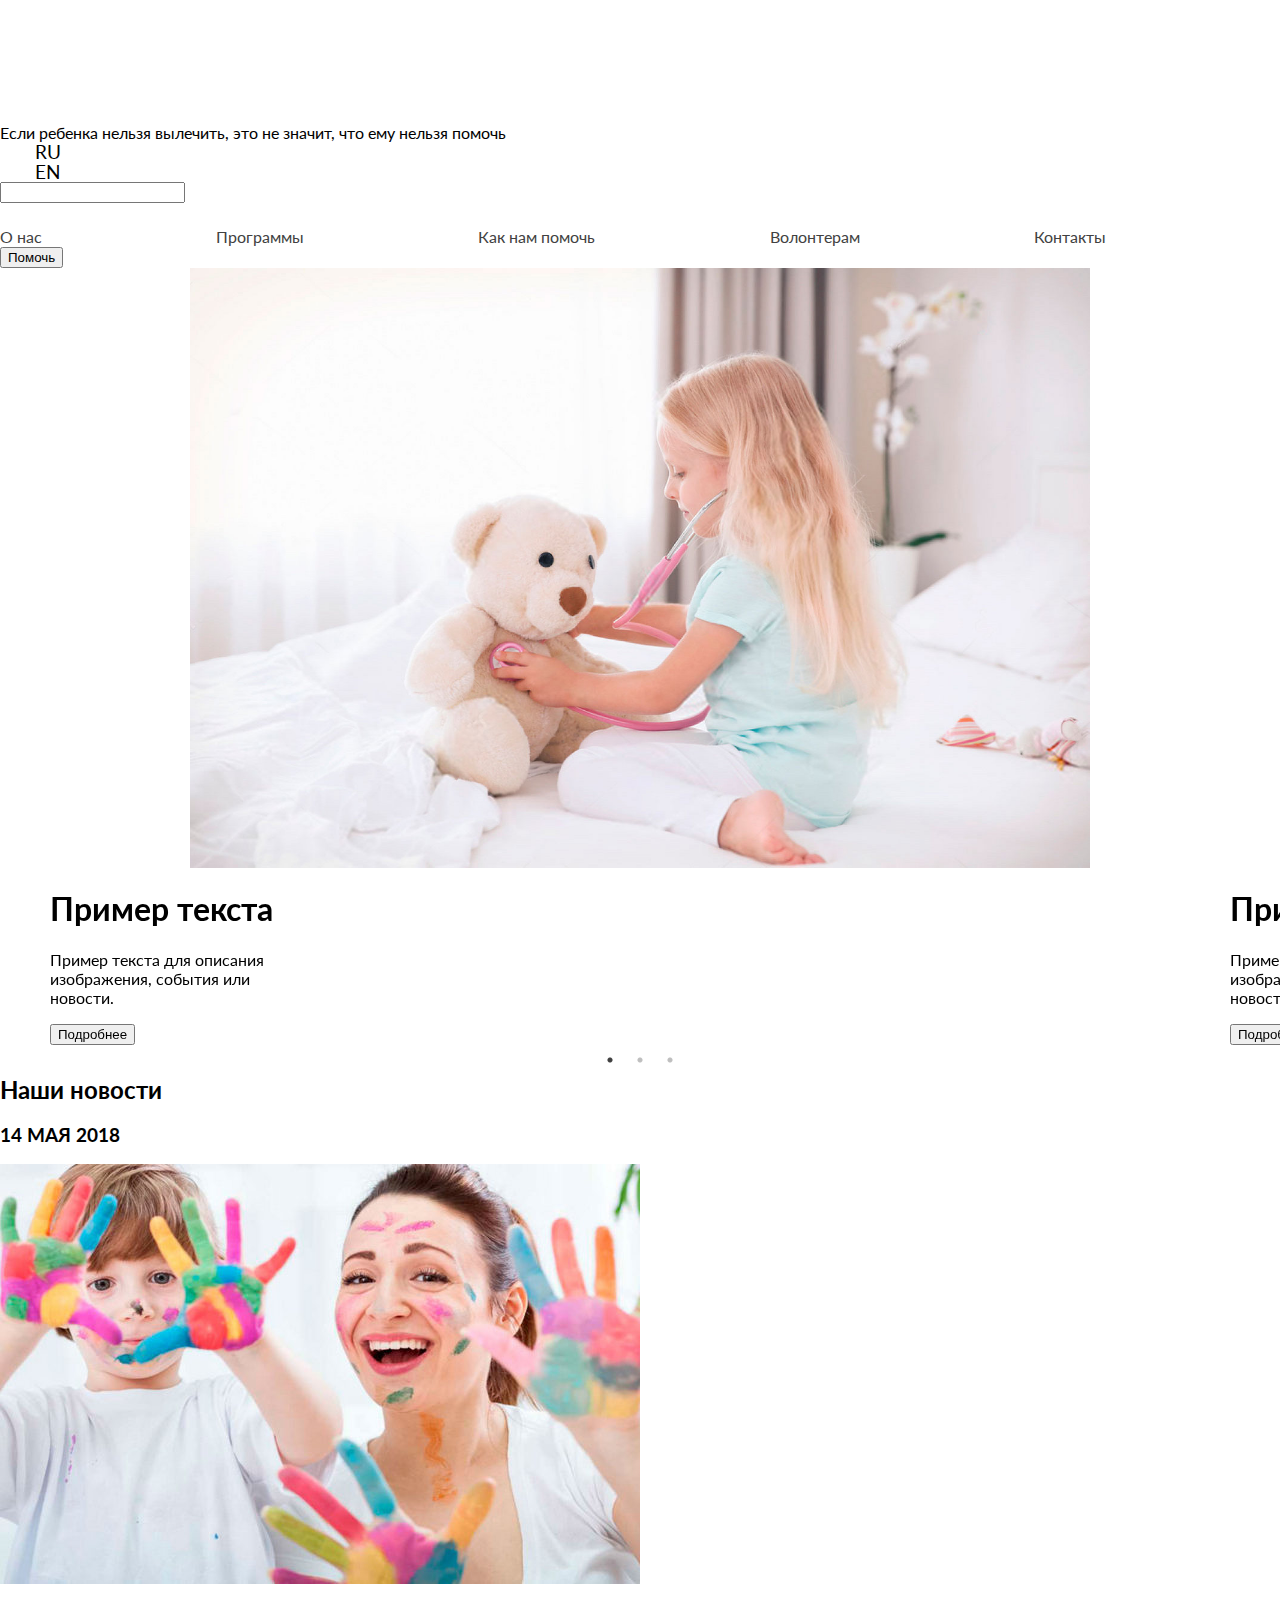
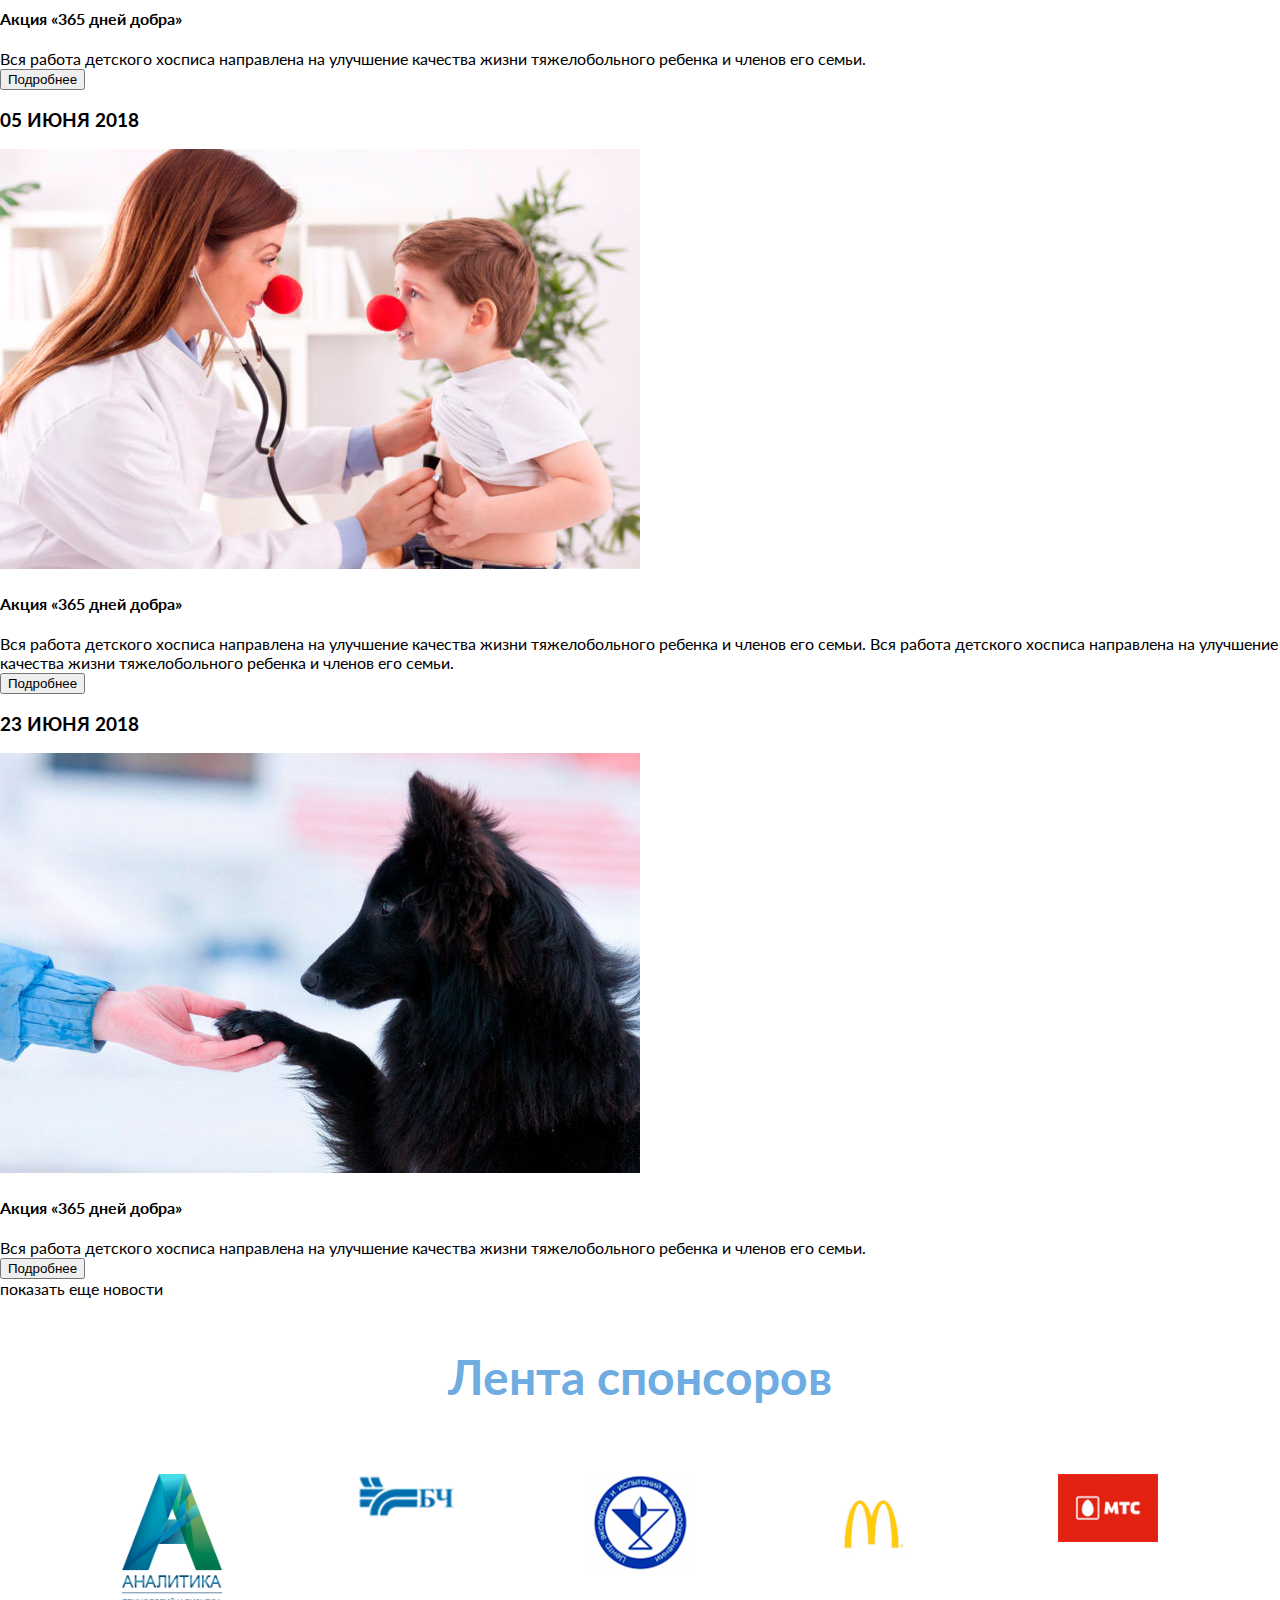
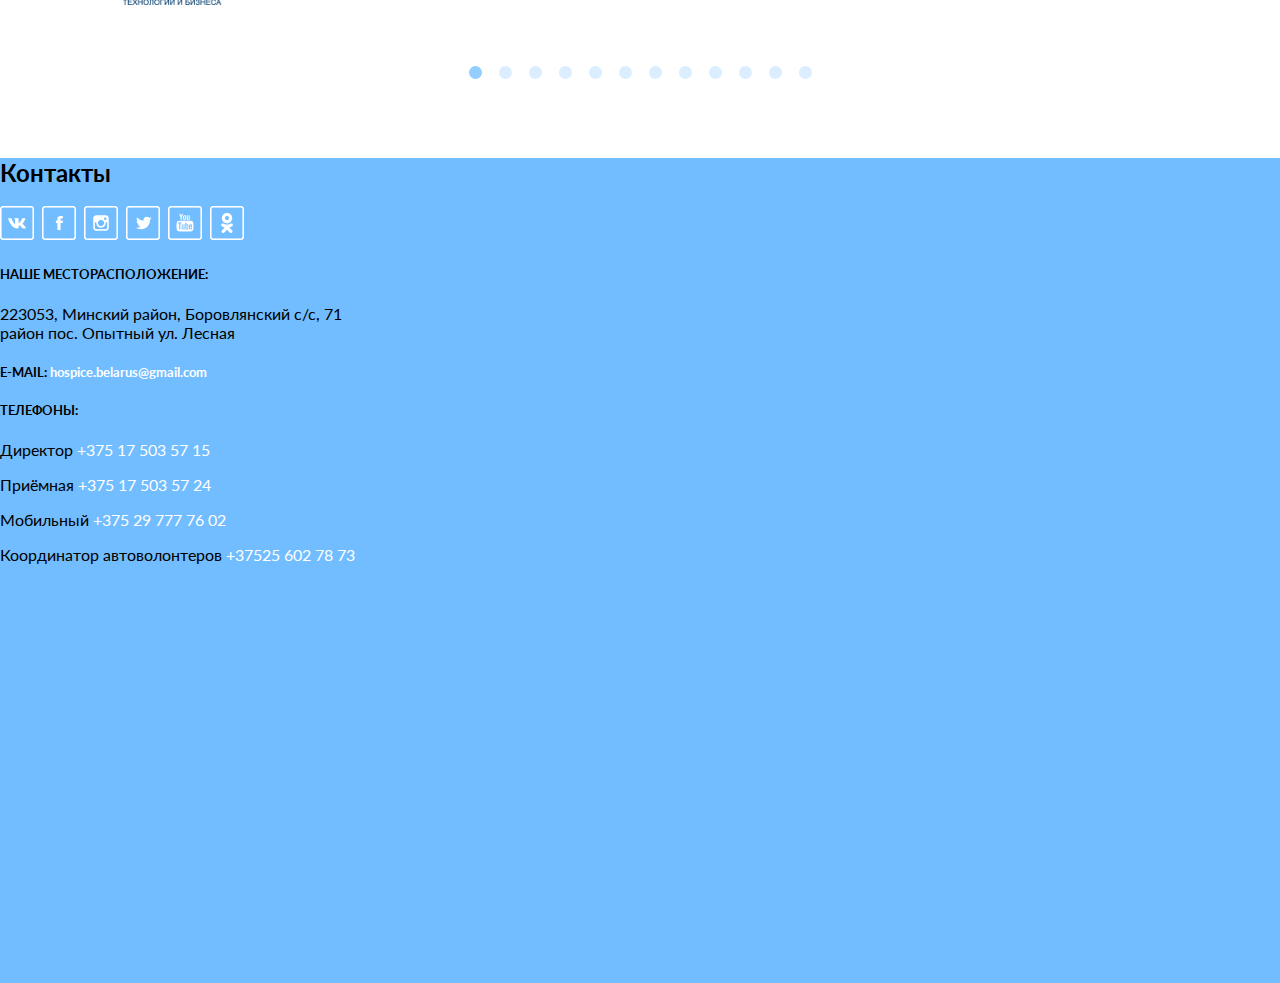
<file: index.html>
<!DOCTYPE html>
	<html lang="ru">
	<head>
		<meta charset="UTF-8">
		<meta name="viewport" content="width=device-width, initial-scale=1, maximum-scale=1.0, user-scalable=no">  
		<title>Белорусский детский ХОСПИС</title>

		<meta name="description" content="Белорусский десткий ХОСПИС" />
		<meta name="keywords" content="Белорусский десткий ХОСПИС" />
		<link rel="shortcut icon" href="img/favicon.ico">
		
		<link rel="stylesheet" type="text/css" href="libs/slick/slick.css"/>
		<link rel="stylesheet" type="text/css" href="libs/slick/slick-theme.css"/>
		<link rel="stylesheet" href="css/main.css" />
		<link rel="stylesheet" href="css/media.css" />
		<link href="https://fonts.googleapis.com/css?family=Lato" rel="stylesheet">
	</head>
	<body>

	<!--****** Header-section ******-->
		
		<header>
			<div class="top-header">
				<div class="logo-wrap">
					<img class="logo"  src="img/logo.png" alt="Logo">
				</div>	

				<div class="logo-descr">	

					<div class="logo-top">	
						<div class="logo-text">Если ребенка нельзя вылечить, это не значит, что ему нельзя помочь</div>
						<div class="ru">RU</div>
						<div class="en">EN</div>
						<form action="#" method="post" class="search">
							<input type="search" name="search" placeholder="Поиск" class="input" />
						</form>		
					</div>
					
					<div class="logo-bottom">
						<a href="#" class="menu__icon">
							<span></span>
							<span></span>
							<span></span>
							<span></span>
						</a>
						<ul class="menu menu__links">
							<li class="menu__links-item"><a href="#home">О нас</a></li>
							<li class="menu__links-item"><a href="#programmy">Программы</a></li>
							<li class="menu__links-item"><a href="#kak-pomoch">Как нам помочь</a></li>
							<li class="menu__links-item"><a href="#volonteram">Волонтерам</a></li>
							<li class="menu__links-item"><a href="#contacty">Контакты</a></li>
							<li class="jf"></li>
						</ul>
							<button class="btn-help">Помочь</button>			            
					</div><!-- /logo-bottom -->	

				</div><!-- /logo-descr -->	

			</div><!-- /top-header -->				
		</header>

	<!--****** Slider-main-section ******-->

		<div class="slider-main">
			<div class="slider-section">
				
				<div class="slider center">
					<div>
						<img src="img/slider.jpg" alt="Girl with teddy">
						<h1>Пример текста</h1>
						<p align="left">Пример текста для описания<br> изображения, события или<br> новости.</p>
						<button class="btn-more">Подробнее</button>
					</div>
					<div>
						<img src="img/slider1.jpg" alt="Boy with granny">
						<h1>Пример текста</h1>
						<p align="left">Пример текста для описания<br> изображения, события или<br> новости.</p>
						<button class="btn-more">Подробнее</button>
					</div>
					<div>
						<img src="img/slider1.jpg" alt="Boy with granny">
						<h1>Пример текста</h1>
						<p align="left">Пример текста для описания<br> изображения, события или<br> новости.</p>
						<button class="btn-more">Подробнее</button>
					</div>				    
				</div><!-- /slider -->

			</div><!-- /slider-section -->
		</div><!-- /slider-main -->

	<!--***** News-section *****-->

		<div class="news">
			<h2>Наши новости</h2>

			<div class="news-main">

				<div class="news-wrap">
					<h3>14 МАЯ 2018</h3>
					<div class="news-item">
						<div class="news-item-wrap">						
							<img src="img/news1.jpg" alt="Colored hands">							
							<h4>Акция &#171;365 дней добра&#187;</h4>
							<div class="news-descr">Вся работа детского хосписа направлена на улучшение качества жизни тяжелобольного ребенка и членов его семьи.</div>
						</div>	
						<button class="btn-more">Подробнее</button>
					</div>
				</div>

				<div class="news-wrap child--2">
					<h3>05 ИЮНЯ 2018</h3>
					<div class="news-item">
						<div class="news-item-wrap">
							<img src="img/news2.jpg" alt="Mother with son">
							<h4>Акция &#171;365 дней добра&#187;</h4>
							<div class="news-descr">Вся работа детского хосписа направлена на улучшение качества жизни тяжелобольного ребенка и членов его семьи. Вся работа детского хосписа направлена на улучшение качества жизни тяжелобольного ребенка и членов его семьи.</div>
						</div>	
						<button class="btn-more">Подробнее</button>
					</div>
				</div>

				<div class="news-wrap child--1">
					<h3>23 ИЮНЯ 2018</h3>
					<div class="news-item">
						<div class="news-item-wrap">
							<img src="img/news3.jpg" alt="Wolf">
							<h4>Акция &#171;365 дней добра&#187;</h4>
							<div class="news-descr">Вся работа детского хосписа направлена на улучшение качества жизни тяжелобольного ребенка и членов его семьи.</div>
						</div>	
						<button class="btn-more">Подробнее</button>
					</div>
				</div>

			</div><!-- /news-main -->

			<div class="news-more">показать еще новости</div>

		</div><!-- /news -->
 
	<!--********* Sponsors-section *********-->

		<div class="sponsors">
			<h2>Лента спонсоров</h2>
			
			<div class="sponsors-main">
				<div class="slider multiple-items">
					<div><img src="img/sponsors1.png" alt="Аналитика технологий и бизнеса"></div>
					<div><img src="img/sponsors2.png" alt="Белорусская железная дорога"></div>
					<div><img src="img/sponsors3.png" alt="Центр экспертиз и испытаний в здравохранении"></div>
					<div><img src="img/sponsors4.png" alt="Макдональдс"></div>
					<div><img src="img/sponsors5.png" alt="МТС"></div>
					<div><img src="img/sponsors6.png" alt="Vizor"></div>
					<div><img src="img/sponsors1.png" alt="Аналитика технологий и бизнеса"></div>
					<div><img src="img/sponsors2.png" alt="Белорусская железная дорога"></div>
					<div><img src="img/sponsors3.png" alt="Центр экспертиз и испытаний в здравохранении"></div>
					<div><img src="img/sponsors4.png" alt="Макдональдс"></div>
					<div><img src="img/sponsors5.png" alt="МТС"></div>
					<div><img src="img/sponsors6.png" alt="Vizor"></div>
				</div>
			</div><!-- /sponsors-main -->

		</div><!-- /sponsors -->


	<!--******* Contacts-section *******-->

		<div class="contacts">
			<div class="contacts-main">
				
				<div class="contacts-descr">
					<h2>Контакты</h2>
					<div class="scl-icons">
						<a href="#"><img src="img/vk.png" alt="VK"></a>
						<a href="#"><img src="img/fb.png" alt="Facebook"></a>
						<a href="#"><img src="img/im.png" alt="Instagram"></a>
						<a href="#"><img src="img/tw.png" alt="Twitter"></a>
						<a href="#"><img src="img/yb.png" alt="Youtube"></a>
						<a href="#"><img src="img/ok.png" alt="OK"></a>
					</div>

					<h5>НАШЕ МЕСТОРАСПОЛОЖЕНИЕ:</h5>
					<p>223053, Минский район, Боровлянский с/с, 71<br> район пос. Опытный ул. Лесная</p>
					<h5>E-MAIL: <a class="mail" href="mailto:hospice.belarus@gmail.com">hospice.belarus@gmail.com</a></h5>
					<h5>ТЕЛЕФОНЫ:</h5>
					<p>Директор <a class="tel" href="tel:+375175035715">+375 17 503 57 15</a></p>
					<p>Приёмная <a class="tel" href="tel:+375175035724">+375 17 503 57 24</a></p>
					<p>Мобильный <a class="tel" href="tel:+375297777602">+375 29 777 76 02</a></p>
					<p>Координатор автоволонтеров <a class="tel" href="tel:+375256027873">+37525 602 78 73</a></p>
				</div><!-- /contacts-descr -->

				<div class="contacts-map">
					<iframe src="https://www.google.com/maps/embed?pb=!1m16!1m12!1m3!1d2345.336579600771!2d27.699722216211953!3d53.996801080120484!2m3!1f0!2f0!3f0!3m2!1i1024!2i768!4f13.1!2m1!1z0JzQuNC90YHQutC40Lkg0YDQsNC50L7QvSwg0JHQvtGA0L7QstC70Y_QvdGB0LrQuNC5INGBL9GBLCA3MTxicj4g0YDQsNC50L7QvSDQv9C-0YEuINCe0L_Ri9GC0L3Ri9C5INGD0LsuINCb0LXRgdC90LDRjw!5e0!3m2!1sru!2sby!4v1530777835430" width="680" height="400" frameborder="0" style="border:0" allowfullscreen></iframe>
				</div>

			</div><!-- /contacts-main -->
		</div><!-- /contacts -->	

		<script src="libs/jquery/jquery-1.11.2.min.js"></script>
		<script src="libs/slick/slick.min.js"></script>
		<script src="js/common.js"></script>
			
	</body>
	</html>
</file>
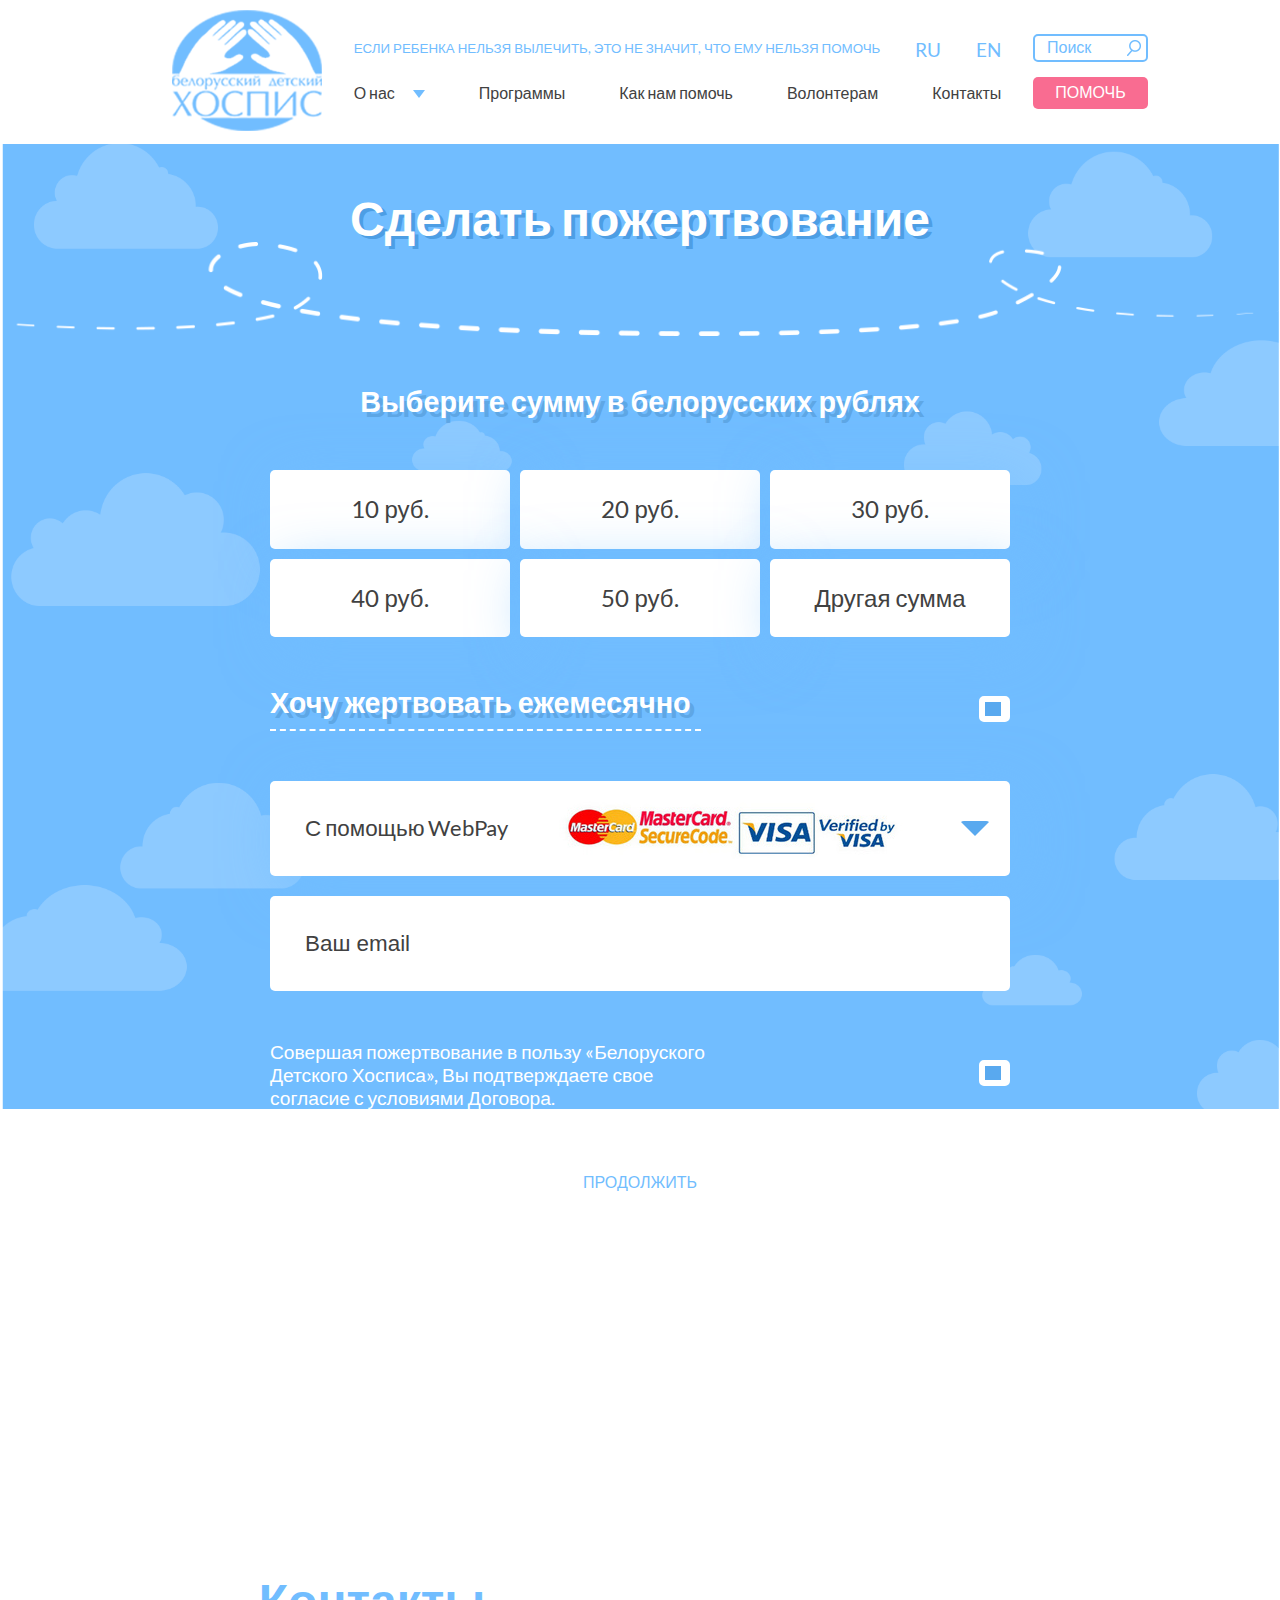
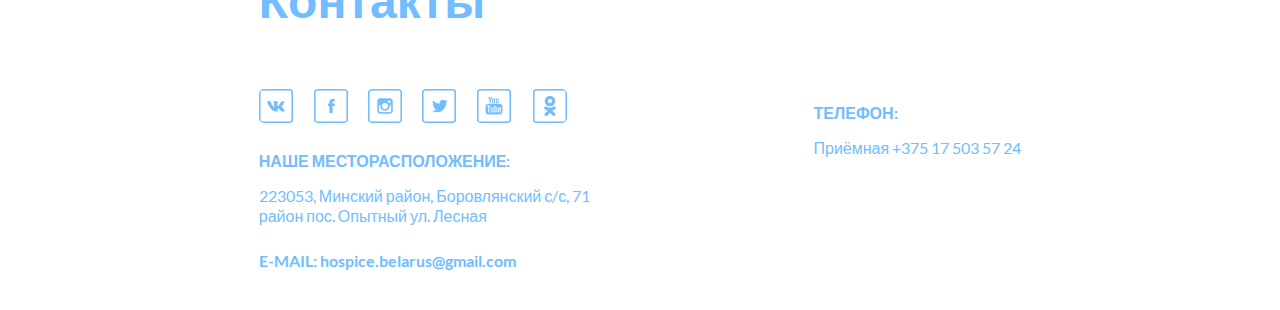
<file: donation.html>
<!DOCTYPE html>
	<html lang="ru">
	<head>
		<meta charset="UTF-8">
		<meta name="viewport" content="width=device-width, initial-scale=1, maximum-scale=1.0, user-scalable=no">  
		<title>Сделать пожертвование</title>

		<meta name="description" content="Новости белорусского детского ХОСПИСА" />
		<meta name="keywords" content="Белорусский детский ХОСПИС" />
		<link rel="shortcut icon" href="img/favicon.ico">
		
		<link rel="stylesheet" type="text/css" href="libs/slick/slick.css"/>
		<link rel="stylesheet" type="text/css" href="libs/slick/slick-theme.css"/>
		<link rel="stylesheet" href="css/fonts.css" />
		<link rel="stylesheet" href="css/main.css" />
		<link rel="stylesheet" href="css/media.css" />
	</head>
	<body>
	
	<div class="donation">	

	<!--***************** Header-section *****************-->	

		<header class="header header--white">
			<div class="header__wrap">
				<a class="logo__wrap" href="home.html"> 
					<img class="logo"  src="img/logo-blue.png" alt="Logo">
				</a>	

				<div class="header__descr">	
					<div class="header__top">	
						<div class="header__text">Если ребенка нельзя вылечить, это не значит, что ему нельзя помочь</div>
						<div class="ru">RU</div>
						<div class="en">EN</div>							
					</div>
					
					<nav class="header__bottom">
						<a href="#" class="menu__icon">
							<span></span>
							<span></span>
							<span></span>
							<span></span>
						</a>
						<ul class="menu menu__links">
							<li class="menu__links-item menu__drop-down"><a href="#">О нас</a>
								<ul class="submenu">
						            <li class="submenu__links-item"><a class="submenu__links" href=#>История</a></li>
						            <li class="submenu__links-item"><a class="submenu__links" href="palliativ.html">Что такое паллиатив?</a></li>
						            <li class="submenu__links-item"><a class="submenu__links" href="team.html">Наша команда</a></li>
						            <li class="submenu__links-item"><a class="submenu__links" href=#>Наши попечители</a></li>
						            <li class="submenu__links-item"><a class="submenu__links" href="projects.html">Проекты</a></li>
						            <li class="submenu__links-item"><a class="submenu__links" href=#>Отчеты</a></li>
						            <li class="submenu__links-item"><a class="submenu__links" href=#>Лесная поляна</a></li>
						            <li class="submenu__links-item"><a class="submenu__links" href=#>Нам помогают</a></li>
						            <li class="submenu__links-item"><a class="submenu__links" href="library.html">Библиотека</a></li>
						            <li class="submenu__links-item"><a class="submenu__links" href="review.html">Отзывы</a></li>
						        </ul>
							</li>
							<li class="menu__links-item"><a href="#programmy">Программы</a></li>
							<li class="menu__links-item"><a href="help.html">Как нам помочь</a></li>
							<li class="menu__links-item"><a href="#volonteram">Волонтерам</a></li>
							<li class="menu__links-item"><a href="#">Контакты</a></li>
						</ul>
									            
					</nav><!-- /end of Header__bottom -->	
				
				</div><!-- /end of Header__descr -->

				<div class="logo__input">
					<form action="#" method="post" class="search">
						<input type="search" name="search" placeholder="Поиск" class="search__input" />
					</form>	
					<a href="donation.html" class="button button__help">Помочь</a>	
				</div>

			</div><!-- /end of Header__wrap -->				
		</header>

	<!--*************** Donation-section ***************-->
	
		<section class="donation section__bg">

			<h2 class="white__title">Сделать пожертвование</h2>
			
			<img class="line" src="img/line.png" alt="line">

			<div class="donation__container">

				<h3 class="summ__title">Выберите сумму в белорусских рублях</h3>

				<div class="summ">
					<div class="summ__item">10 руб.</div>
					<div class="summ__item">20 руб.</div>
					<div class="summ__item">30 руб.</div>
					<div class="summ__item">40 руб.</div>
					<div class="summ__item">50 руб.</div>
					<div class="summ__item">Другая сумма</div>
				</div>
				
				<div class="monthly">
					<h3 class="monthly__title">Хочу жертвовать ежемесячно</h3>
					<label class="donation__checkbox">
						<input class="input__checkbox" type="checkbox" name="checkbox">
						<span></span>
					</label>
				</div>
				
				<div class="payment payment-main">
					<p class="payment__title">С помощью WebPay</p>
					<img src="img/webpay.jpg" alt="webpay" class="payment__webpay">
				</div>

				<!-- Hidden-payment -->
				<div class="payment payment-hidden">
					<p class="payment__title">С помощью USSD-запроса или SMS (MTC)</p>
				</div>
				<div class="payment payment-hidden">
					<p class="payment__text">Абоненты МТС  могут отправить СМС на номер 2121 с любым текстом.</p>
					<p class="payment__text">С Вашего баланса будет списано 2 рубля в пользу Белорусского детского хосписа.</p>
					<p class="payment__text">Абоненты МТС  могут отправить USSD-ЗАПРОС. <br>Наберите: *222*1# (вызов) <br>С вашего номера будет списано пожертвование в 2 рубля в пользу Белорусского детского хосписа.</p>
				</div>
				<div class="payment payment-hidden">
					<p class="payment__title">С помощью SMS-собщения (МТС, life)</p>
				</div>
				<div class="payment payment-hidden">
					<p class="payment__title">Звонок со стационарного телефона</p>
				</div>
				<div class="payment payment-hidden">
					<p class="payment__title">Система «Расчет» (ЕРИП)</p>
				</div>
				<div class="payment payment-hidden">
					<p class="payment__title">В отделении любого банка Республики Беларусь</p>
				</div>
				<!-- //////Hidden-payment -->

				<div class="input__wrap">
					<input type="email" name="email" class="input__email" value="" placeholder="Ваш email" >
				</div>

				<div class="approve">
					<p class="approve__title">Совершая пожертвование в пользу «Белоруского Детского Хосписа», Вы подтверждаете свое согласие с <a class="approve__link" href="#">условиями Договора</a>.</p>
					<label class="donation__checkbox">
						<input class="input__checkbox" type="checkbox" name="checkbox">
						<span></span>
					</label>
				</div>	

				<a href="#" class="button button__next">Продолжить</a>	

				<p class="donation__text">Для юридических лиц необходимо заключение договора о предоставлении безвозмездной (спонсорской) помощи между ОБО «Белорусский детский хоспис» и вашей организацией. Подробнее <a href="#" class="donation__text-link">здесь</a>.</p>

			</div><!-- /end of Donation__container -->
		
			<img class="line-1" src="img/line.png" alt="line">

		</section><!-- /end of Donation -->

	<!--******************* Contacts-section *******************-->

		<section id="contacts" class="contacts contacts--white">
			<div class="contacts__container">
				
				<div class="contacts__wrap">
					<div class="contacts-1">
						<h2>Контакты</h2>
						<div class="scl__icons">
							<a href="#"><img src="img/scls-news/vk.png" alt="VK"></a>
							<a href="#"><img src="img/scls-news/fb.png" alt="Facebook"></a>
							<a href="#"><img src="img/scls-news/im.png" alt="Instagram"></a>
							<a href="#"><img src="img/scls-news/tw.png" alt="Twitter"></a>
							<a href="#"><img src="img/scls-news/yb.png" alt="Youtube"></a>
							<a href="#"><img src="img/scls-news/ok.png" alt="OK"></a>
						</div>					

						<h5>НАШЕ МЕСТОРАСПОЛОЖЕНИЕ:</h5>
						<p>223053, Минский район, Боровлянский с/с, 71<br> район пос. Опытный ул. Лесная</p>
						<h5>E-MAIL: <a class="mail" href="mailto:hospice.belarus@gmail.com">hospice.belarus@gmail.com</a></h5>
					</div>

					<div class="contacts-2">
						<h5>ТЕЛЕФОН:</h5>
						<!-- <p>Директор <a class="tel" href="tel:+375175035715">+375 17 503 57 15</a></p> -->
						<p>Приёмная <a class="tel" href="tel:+375175035724">+375 17 503 57 24</a></p>
						<!-- <p>Мобильный <a class="tel" href="tel:+375297777602">+375 29 777 76 02</a></p> -->
						<!-- <p>Координатор автоволонтеров <a class="tel" href="tel:+375256027873">+37525 602 78 73</a></p> -->
					</div>	
				</div><!-- /end of Contacts__wrap -->

			</div><!-- /end of Contacts__container -->
		</section><!-- /end of Contacts -->

	</div><!-- /end of Our__news -->

		<script src="libs/jquery/jquery-1.11.2.min.js"></script>
		<script src="libs/slick/slick.min.js"></script>
		<script src="js/common.js"></script>
			
	</body>
	</html>
</file>
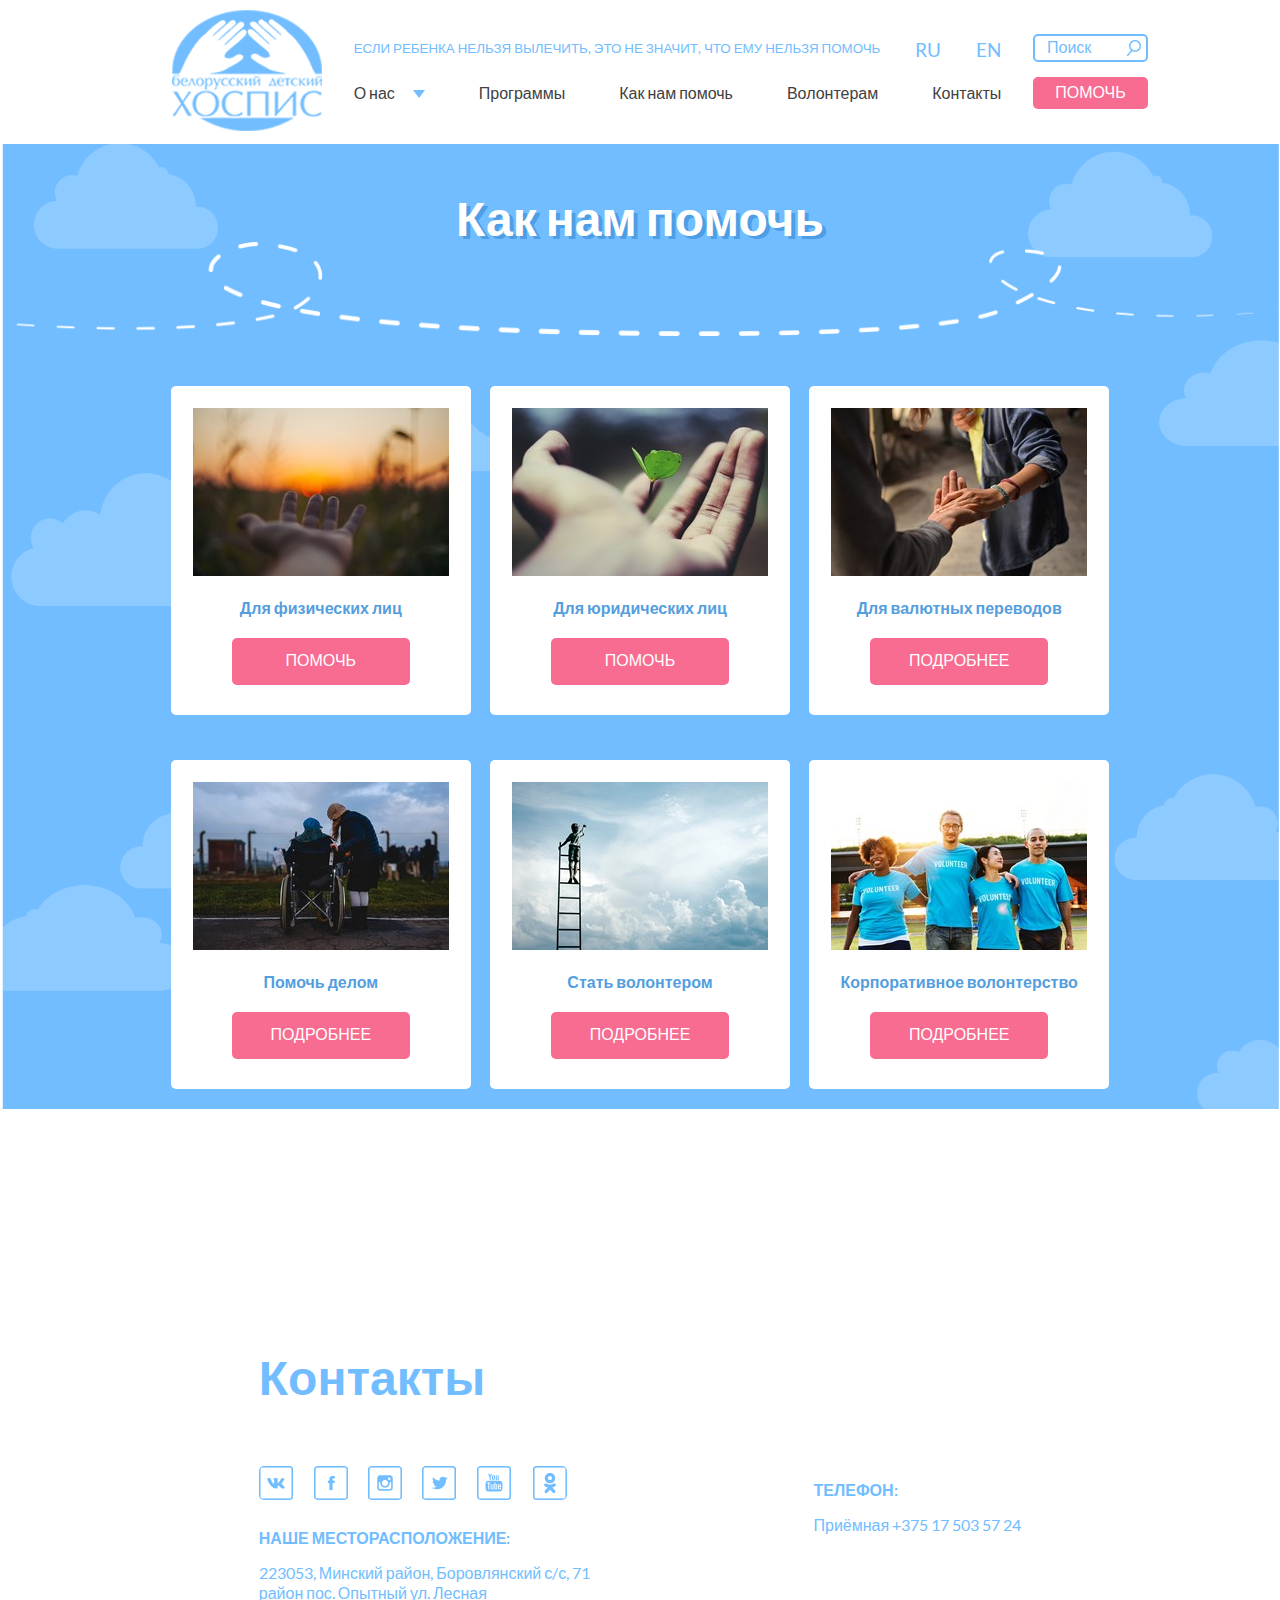
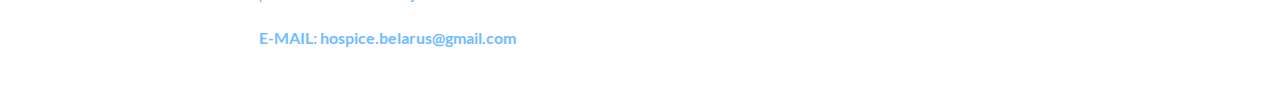
<file: help.html>
<!DOCTYPE html>
	<html lang="ru">
	<head>
		<meta charset="UTF-8">
		<meta name="viewport" content="width=device-width, initial-scale=1, maximum-scale=1.0, user-scalable=no">  
		<title>Как нам помочь</title>

		<meta name="description" content="Новости белорусского детского ХОСПИСА" />
		<meta name="keywords" content="Белорусский детский ХОСПИС" />
		<link rel="shortcut icon" href="img/favicon.ico">
		
		<link rel="stylesheet" type="text/css" href="libs/slick/slick.css"/>
		<link rel="stylesheet" type="text/css" href="libs/slick/slick-theme.css"/>
		<link rel="stylesheet" href="css/fonts.css" />
		<link rel="stylesheet" href="css/main.css" />
		<link rel="stylesheet" href="css/media.css" />
	</head>
	<body>
	
	<div class="help">	

	<!--****** Header-section ******-->	

		<header class="header header--white">
			<div class="header__wrap">
				<a class="logo__wrap" href="home.html"> 
					<img class="logo"  src="img/logo-blue.png" alt="Logo">
				</a>	

				<div class="header__descr">	
					<div class="header__top">	
						<div class="header__text">Если ребенка нельзя вылечить, это не значит, что ему нельзя помочь</div>
						<div class="ru">RU</div>
						<div class="en">EN</div>							
					</div>
					
					<nav class="header__bottom">
						<a href="#" class="menu__icon">
							<span></span>
							<span></span>
							<span></span>
							<span></span>
						</a>
						<ul class="menu menu__links">
							<li class="menu__links-item menu__drop-down"><a href="#">О нас</a>
								<ul class="submenu">
						            <li class="submenu__links-item"><a class="submenu__links" href=#>История</a></li>
						            <li class="submenu__links-item"><a class="submenu__links" href="palliativ.html">Что такое паллиатив?</a></li>
						            <li class="submenu__links-item"><a class="submenu__links" href="team.html">Наша команда</a></li>
						            <li class="submenu__links-item"><a class="submenu__links" href=#>Наши попечители</a></li>
						            <li class="submenu__links-item"><a class="submenu__links" href="projects.html">Проекты</a></li>
						            <li class="submenu__links-item"><a class="submenu__links" href=#>Отчеты</a></li>
						            <li class="submenu__links-item"><a class="submenu__links" href=#>Лесная поляна</a></li>
						            <li class="submenu__links-item"><a class="submenu__links" href=#>Нам помогают</a></li>
						            <li class="submenu__links-item"><a class="submenu__links" href="library.html">Библиотека</a></li>
						            <li class="submenu__links-item"><a class="submenu__links" href="review.html">Отзывы</a></li>
						        </ul>
							</li>
							<li class="menu__links-item"><a href="#programmy">Программы</a></li>
							<li class="menu__links-item"><a href="help.html">Как нам помочь</a></li>
							<li class="menu__links-item"><a href="#volonteram">Волонтерам</a></li>
							<li class="menu__links-item"><a href="#">Контакты</a></li>
						</ul>
									            
					</nav><!-- /end of Header__bottom -->	
				
				</div><!-- /end of Header__descr -->

				<div class="logo__input">
					<form action="#" method="post" class="search">
						<input type="search" name="search" placeholder="Поиск" class="search__input" />
					</form>	
					<a href="donation.html" class="button button__help">Помочь</a>	
				</div>
			</div><!-- /end of Header__wrap -->				
		</header>

	<!--*************** Help-section ***************-->
	
		<section class="news section__bg">
			<h2 class="white__title">Как нам помочь</h2>
			
			<img class="line" src="img/line.png" alt="line">

			<div class="news__container">
				
				<div class="news__wrap">				
					<div class="news__item">
						<div class="news__item-wrap">
							<div class="help__img">
								<img src="img/help/1.jpg" alt="Наша команда" class="help__img-item">
							</div>						
							<h4>Для физических лиц</h4>						
						</div>	
						<a href="donation.html" class="button button__more">Помочь</a>
					</div>
				</div>

				<div class="news__wrap">					
					<div class="news__item">
						<div class="news__item-wrap">
							<div class="help__img">
								<img src="img/help/2.jpg" alt="Наша команда" class="help__img-item">
							</div>
							<h4>Для юридических лиц</h4>	
						</div>	
						<a href="#" class="button button__more">Помочь</a>
					</div>
				</div>

				<div class="news__wrap">					
					<div class="news__item">
						<div class="news__item-wrap">
							<div class="help__img">
								<img src="img/help/3.jpg" alt="Наша команда" class="help__img-item">
							</div>
							<h4>Для валютных переводов</h4>						
						</div>	
						<a href="#" class="button button__more">Подробнее</a>
					</div>
				</div>

				<div class="news__wrap">					
					<div class="news__item">
						<div class="news__item-wrap">
							<div class="help__img">
								<img src="img/help/4.jpg" alt="Наша команда" class="help__img-item">
							</div>
							<h4>Помочь делом</h4>							
						</div>	
						<a href="#" class="button button__more">Подробнее</a>
					</div>
				</div>

				<div class="news__wrap">					
					<div class="news__item">
						<div class="news__item-wrap">
							<div class="help__img">
								<img src="img/help/5.jpg" alt="Наша команда" class="help__img-item">
							</div>
							<h4>Стать волонтером</h4>							
						</div>	
						<a href="#" class="button button__more">Подробнее</a>
					</div>
				</div>

				<div class="news__wrap">					
					<div class="news__item">
						<div class="news__item-wrap">
							<div class="help__img">
								<img src="img/help/6.jpg" alt="Наша команда" class="help__img-item">
							</div>
							<h4>Корпоративное волонтерство</h4>						
						</div>	
						<a href="#" class="button button__more">Подробнее</a>
					</div>
				</div>

			</div><!-- /end of News__container -->
			
			<img class="line-1" src="img/line.png" alt="line">

		</section><!-- /end of News -->

	<!--****************** Contacts-section ******************-->

		<section id="contacts" class="contacts contacts--white">
			<div class="contacts__container">
				
				<div class="contacts__wrap">
					<div class="contacts-1">
						<h2>Контакты</h2>
						<div class="scl__icons">
							<a href="#"><img src="img/scls-news/vk.png" alt="VK"></a>
							<a href="#"><img src="img/scls-news/fb.png" alt="Facebook"></a>
							<a href="#"><img src="img/scls-news/im.png" alt="Instagram"></a>
							<a href="#"><img src="img/scls-news/tw.png" alt="Twitter"></a>
							<a href="#"><img src="img/scls-news/yb.png" alt="Youtube"></a>
							<a href="#"><img src="img/scls-news/ok.png" alt="OK"></a>
						</div>					

						<h5>НАШЕ МЕСТОРАСПОЛОЖЕНИЕ:</h5>
						<p>223053, Минский район, Боровлянский с/с, 71<br> район пос. Опытный ул. Лесная</p>
						<h5>E-MAIL: <a class="mail" href="mailto:hospice.belarus@gmail.com">hospice.belarus@gmail.com</a></h5>
					</div>

					<div class="contacts-2">
						<h5>ТЕЛЕФОН:</h5>
						<!-- <p>Директор <a class="tel" href="tel:+375175035715">+375 17 503 57 15</a></p> -->
						<p>Приёмная <a class="tel" href="tel:+375175035724">+375 17 503 57 24</a></p>
						<!-- <p>Мобильный <a class="tel" href="tel:+375297777602">+375 29 777 76 02</a></p> -->
						<!-- <p>Координатор автоволонтеров <a class="tel" href="tel:+375256027873">+37525 602 78 73</a></p> -->
					</div>	
				</div><!-- /end of Contacts__wrap -->

			</div><!-- /end of Contacts__container -->
		</section><!-- /end of Contacts -->

	</div><!-- /end of Our__news -->

		<script src="libs/jquery/jquery-1.11.2.min.js"></script>
		<script src="libs/slick/slick.min.js"></script>
		<script src="js/common.js"></script>
			
	</body>
	</html>
</file>
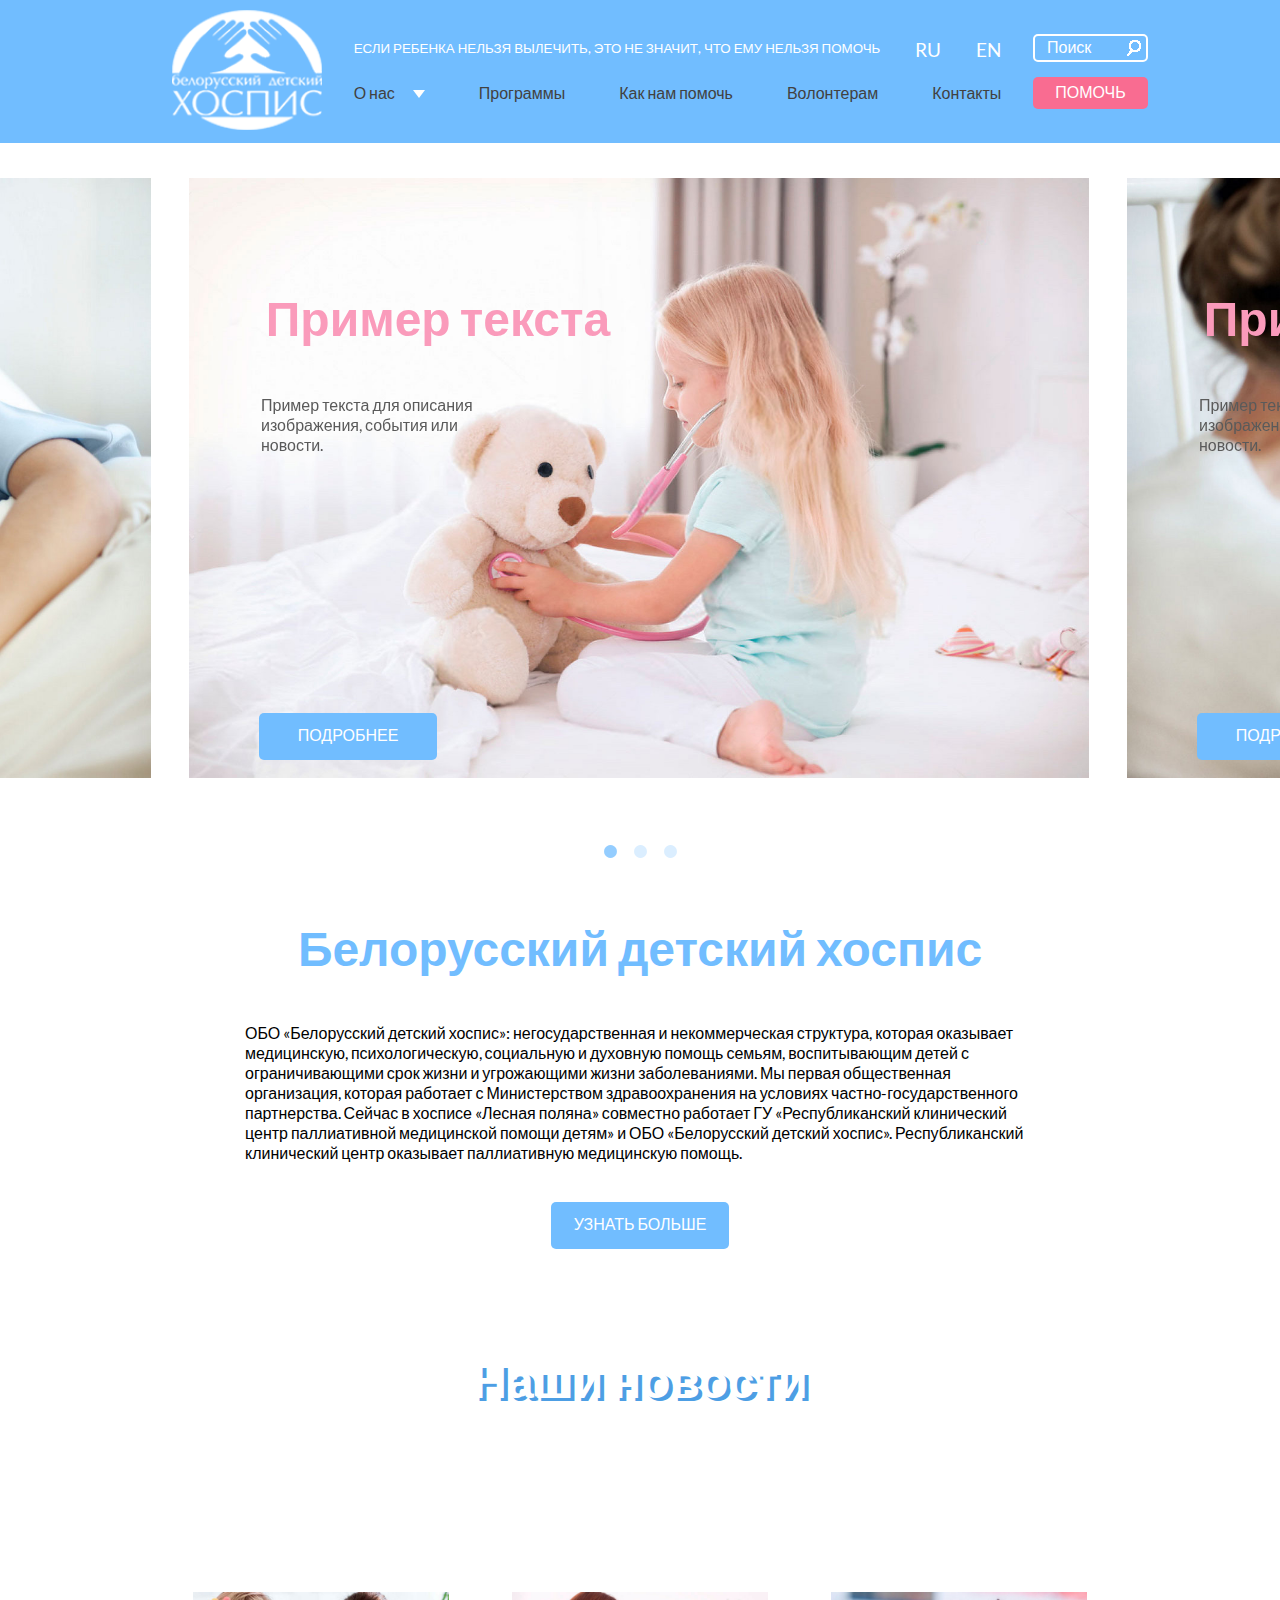
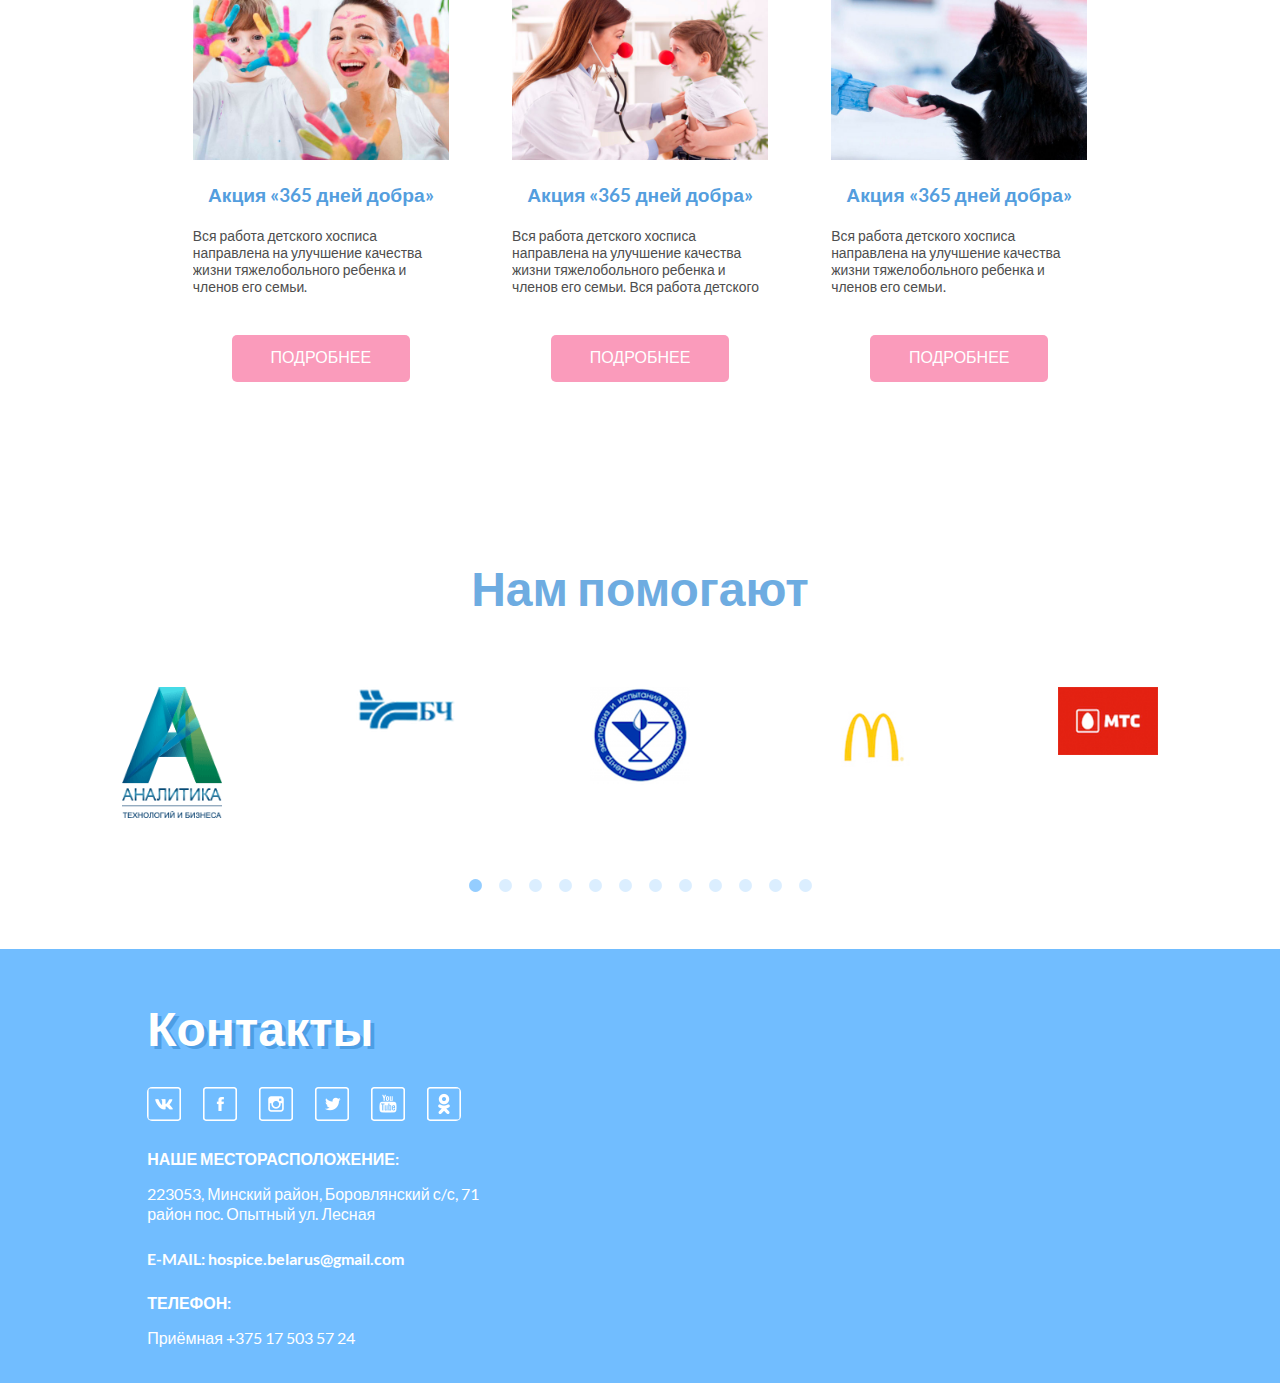
<file: home.html>
<!DOCTYPE html>
	<html lang="ru">
	<head>
		<meta charset="UTF-8">
		<meta name="viewport" content="width=device-width, initial-scale=1, maximum-scale=1.0, user-scalable=no">  
		<title>Белорусский детский ХОСПИС</title>

		<meta name="description" content="Белорусский детский ХОСПИС" />
		<meta name="keywords" content="Белорусский детский ХОСПИС" />
		<link rel="shortcut icon" href="img/favicon.ico">
		
		<link rel="stylesheet" type="text/css" href="libs/slick/slick.css"/>
		<link rel="stylesheet" type="text/css" href="libs/slick/slick-theme.css"/>
		<link rel="stylesheet" href="css/fonts.css" />
		<link rel="stylesheet" href="css/main.css" />
		<link rel="stylesheet" href="css/media.css" />
	</head>
	<body>

	<!--****** Header-section ******-->
		
		<header class="header header--blue">
			<div class="header__wrap">
				<a class="logo__wrap" href="home.html"> 
					<img class="logo"  src="img/logo.png" alt="Logo">
				</a>

				<div class="header__descr">	
					<div class="header__top">	
						<div class="header__text">Если ребенка нельзя вылечить, это не значит, что ему нельзя помочь</div>
						<div class="ru">RU</div>
						<div class="en">EN</div>							
					</div>
					
					<nav class="header__bottom">
						<a href="#" class="menu__icon">
							<span></span>
							<span></span>
							<span></span>
							<span></span>
						</a>
						<ul class="menu menu__links">
							<li class="menu__links-item menu__drop-down"><a href="#">О нас</a>
								<ul class="submenu">
						            <li class="submenu__links-item"><a class="submenu__links" href=#>История</a></li>
						            <li class="submenu__links-item"><a class="submenu__links" href="palliativ.html">Что такое паллиатив?</a></li>
						            <li class="submenu__links-item"><a class="submenu__links" href="team.html">Наша команда</a></li>
						            <li class="submenu__links-item"><a class="submenu__links" href=#>Наши попечители</a></li>
						            <li class="submenu__links-item"><a class="submenu__links" href="projects.html">Проекты</a></li>
						            <li class="submenu__links-item"><a class="submenu__links" href=#>Отчеты</a></li>
						            <li class="submenu__links-item"><a class="submenu__links" href=#>Лесная поляна</a></li>
						            <li class="submenu__links-item"><a class="submenu__links" href=#>Нам помогают</a></li>
						            <li class="submenu__links-item"><a class="submenu__links" href="library.html">Библиотека</a></li>
						            <li class="submenu__links-item"><a class="submenu__links" href="review.html">Отзывы</a></li>
						        </ul>
							</li>
							<li class="menu__links-item"><a href="#programmy">Программы</a></li>
							<li class="menu__links-item"><a href="help.html">Как нам помочь</a></li>
							<li class="menu__links-item"><a href="#volonteram">Волонтерам</a></li>
							<li class="menu__links-item"><a href="#">Контакты</a></li>
						</ul>
									            
					</nav><!-- /end of Header__bottom -->	
				
				</div><!-- /end of Header__descr -->

				<div class="logo__input">
					<form action="#" method="post" class="search">
						<input type="search" name="search" placeholder="Поиск" class="search__input" />
					</form>	
					<a href="donation.html" class="button button__help">Помочь</a>
				</div>

			</div><!-- /end of Header__wrap -->				
		</header>

	<!--****************** Slider-main-section ******************-->

		<div class="slider__main">
			<div class="slider__section">
				
				<div class="slider center">
					<div>
						<img src="img/slider/slider.jpg" alt="Girl with teddy">
						<h3>Пример текста</h3>
						<p align="left">Пример текста для описания<br> изображения, события или<br> новости.</p>
						<a href="#" class="button button__more">Подробнее</a>
					</div>
					<div>
						<img src="img/slider/slider1.jpg" alt="Boy with granny">
						<h3>Пример текста</h3>
						<p align="left">Пример текста для описания<br> изображения, события или<br> новости.</p>
						<a href="#" class="button button__more">Подробнее</a>
					</div>
					<div>
						<img src="img/slider/slider1.jpg" alt="Boy with granny">
						<h3>Пример текста</h3>
						<p align="left">Пример текста для описания<br> изображения, события или<br> новости.</p>
						<a href="#" class="button button__more">Подробнее</a>
					</div>				    
				</div><!-- /end of Slider -->

			</div><!-- /end of Slider__section -->
		</div><!-- /end of Slider__main -->

	<!--***************** Description-section *****************-->

		<section class="description">
			<h2>Белорусский детский хоспис</h2>

			<div class="description__wrap">
				<p>ОБО «Белорусский детский хоспис»: негосударственная и некоммерческая структура, которая оказывает медицинскую, психологическую, социальную и духовную помощь семьям, воспитывающим детей с ограничивающими срок жизни и угрожающими жизни заболеваниями. Мы первая общественная организация, которая работает с Министерством здравоохранения на условиях частно-государственного партнерства. Сейчас в хосписе «Лесная поляна» совместно работает ГУ «Республиканский клинический центр паллиативной медицинской помощи детям» и ОБО «Белорусский детский хоспис». Республиканский клинический центр оказывает паллиативную медицинскую помощь.</p>
				<a href="#" class="button button__more">Узнать больше</a>
			</div>
		</section>

	<!--************** News-section **************-->

		<section class="news">
			<h2 class="white__title">Наши новости</h2>
			
			<img class="line" src="img/line.png" alt="line">

			<div class="news__container">

				<div class="news__wrap">
					<h3>14 МАЯ 2018</h3>
					<div class="news__item">
						<div class="news__item-wrap">						
							<img src="img/news/news1.jpg" alt="Colored hands">							
							<h4>Акция &#171;365 дней добра&#187;</h4>
							<div class="news__descr">Вся работа детского хосписа направлена на улучшение качества жизни тяжелобольного ребенка и членов его семьи.</div>
						</div>	
						<a href="#" class="button button__more">Подробнее</a>
					</div>
				</div>

				<div class="news__wrap">
					<h3>05 ИЮНЯ 2018</h3>
					<div class="news__item">
						<div class="news__item-wrap">
							<img src="img/news/news2.jpg" alt="Mother with son">
							<h4>Акция &#171;365 дней добра&#187;</h4>
							<div class="news__descr">Вся работа детского хосписа направлена на улучшение качества жизни тяжелобольного ребенка и членов его семьи. Вся работа детского хосписа направлена на улучшение качества жизни тяжелобольного ребенка и членов его семьи.</div>
						</div>	
						<a href="#" class="button button__more">Подробнее</a>
					</div>
				</div>

				<div class="news__wrap">
					<h3>23 ИЮНЯ 2018</h3>
					<div class="news__item">
						<div class="news__item-wrap">
							<img src="img/news/news3.jpg" alt="Wolf">
							<h4>Акция &#171;365 дней добра&#187;</h4>
							<div class="news__descr">Вся работа детского хосписа направлена на улучшение качества жизни тяжелобольного ребенка и членов его семьи.</div>
						</div>	
						<a href="#" class="button button__more">Подробнее</a>
					</div>
				</div>

			</div><!-- /end of News__container -->

			<a href="news.html" class="news__more">показать еще новости</a>

		</section><!-- /end of News -->
 
	<!--******************** Sponsors-section ********************-->

		<section class="sponsors">
			<h2>Нам помогают</h2>
			
			<div class="sponsors__wrap">
				<div class="slider multiple-items">
					<div><img src="img/sponsors/sponsors1.png" alt="Аналитика технологий и бизнеса"></div>
					<div><img src="img/sponsors/sponsors2.png" alt="Белорусская железная дорога"></div>
					<div><img src="img/sponsors/sponsors3.png" alt="Центр экспертиз и испытаний в здравохранении"></div>
					<div><img src="img/sponsors/sponsors4.png" alt="Макдональдс"></div>
					<div><img src="img/sponsors/sponsors5.png" alt="МТС"></div>
					<div><img src="img/sponsors/sponsors6.png" alt="Vizor"></div>
					<div><img src="img/sponsors/sponsors1.png" alt="Аналитика технологий и бизнеса"></div>
					<div><img src="img/sponsors/sponsors2.png" alt="Белорусская железная дорога"></div>
					<div><img src="img/sponsors/sponsors3.png" alt="Центр экспертиз и испытаний в здравохранении"></div>
					<div><img src="img/sponsors/sponsors4.png" alt="Макдональдс"></div>
					<div><img src="img/sponsors/sponsors5.png" alt="МТС"></div>
					<div><img src="img/sponsors/sponsors6.png" alt="Vizor"></div>
				</div>
			</div><!-- /end of Sponsors__wrap -->

		</section><!-- /end of Sponsors -->

	<!--******* Contacts-section *******-->

		<section id="contacts" class="contacts">
			<div class="contacts__container">
				
				<div class="contacts__wrap">
					<div class="contacts-1">
						<h2>Контакты</h2>
						<div class="scl__icons">
							<a href="#"><img src="img/scls/vk.png" alt="VK"></a>
							<a href="#"><img src="img/scls/fb.png" alt="Facebook"></a>
							<a href="#"><img src="img/scls/im.png" alt="Instagram"></a>
							<a href="#"><img src="img/scls/tw.png" alt="Twitter"></a>
							<a href="#"><img src="img/scls/yb.png" alt="Youtube"></a>
							<a href="#"><img src="img/scls/ok.png" alt="OK"></a>
						</div>					

						<h5>НАШЕ МЕСТОРАСПОЛОЖЕНИЕ:</h5>
						<p>223053, Минский район, Боровлянский с/с, 71<br> район пос. Опытный ул. Лесная</p>
						<h5>E-MAIL: <a class="mail" href="mailto:hospice.belarus@gmail.com">hospice.belarus@gmail.com</a></h5>
					</div>

					<div class="contacts-2">
						<h5>ТЕЛЕФОН:</h5>
						<!-- <p>Директор <a class="tel" href="tel:+375175035715">+375 17 503 57 15</a></p> -->
						<p>Приёмная <a class="tel" href="tel:+375175035724">+375 17 503 57 24</a></p>
						<!-- <p>Мобильный <a class="tel" href="tel:+375297777602">+375 29 777 76 02</a></p>
						<p>Координатор автоволонтеров <a class="tel" href="tel:+375256027873">+37525 602 78 73</a></p> -->
					</div>	
				</div><!-- /end of Contacts__wrap -->

				<div class="contacts__map map__wrap" id="map">
					<div id="Ymap"></div>
					<script type="text/javascript" charset="utf-8" async src="https://api-maps.yandex.ru/services/constructor/1.0/js/?um=constructor%3A0a53525ef6709a3527e42bc3cb7d59ddc7ea1e609e003c3774d994d866b81539&amp;width=600&amp;height=400&amp;lang=ru_RU&amp;scroll=true"></script>
				</div>

			</div><!-- /end of Contacts__container -->
		</section><!-- /end of Contacts -->

		<script>
	  	ymaps.ready(init);
	  	function init () {
    	myMap = new ymaps.Map("Ymap", {center: [ 37.6,55.789608 ], zoom: 13,  behaviors: ["default"]});
    					myMap.controls.add("mapTools").add("zoomControl");

    	var myPlacemark = new ymaps.Placemark([ 37.543839,55.799608 ], {}, {
			hideIconOnBalloonOpen: false,
			iconLayout: 'default#image',
			iconImageHref: 'https://encrypted-tbn0.gstatic.com/images?q=tbn:ANd9GcQIq_0qE92ljgPUkCElt7QXxUGdm-w3wxv4H4goIL1qpoxpTe64lQ',
			iconImageSize: [60, 85],
			iconImageOffset: [-30, -35]
			});
	    	myMap.geoObjects.add(myPlacemark);
  		}
		</script>	

		<script src="libs/jquery/jquery-1.11.2.min.js"></script>
		<script src="libs/slick/slick.min.js"></script>
		<script src="js/common.js"></script>
			
	</body>
	</html>
</file>
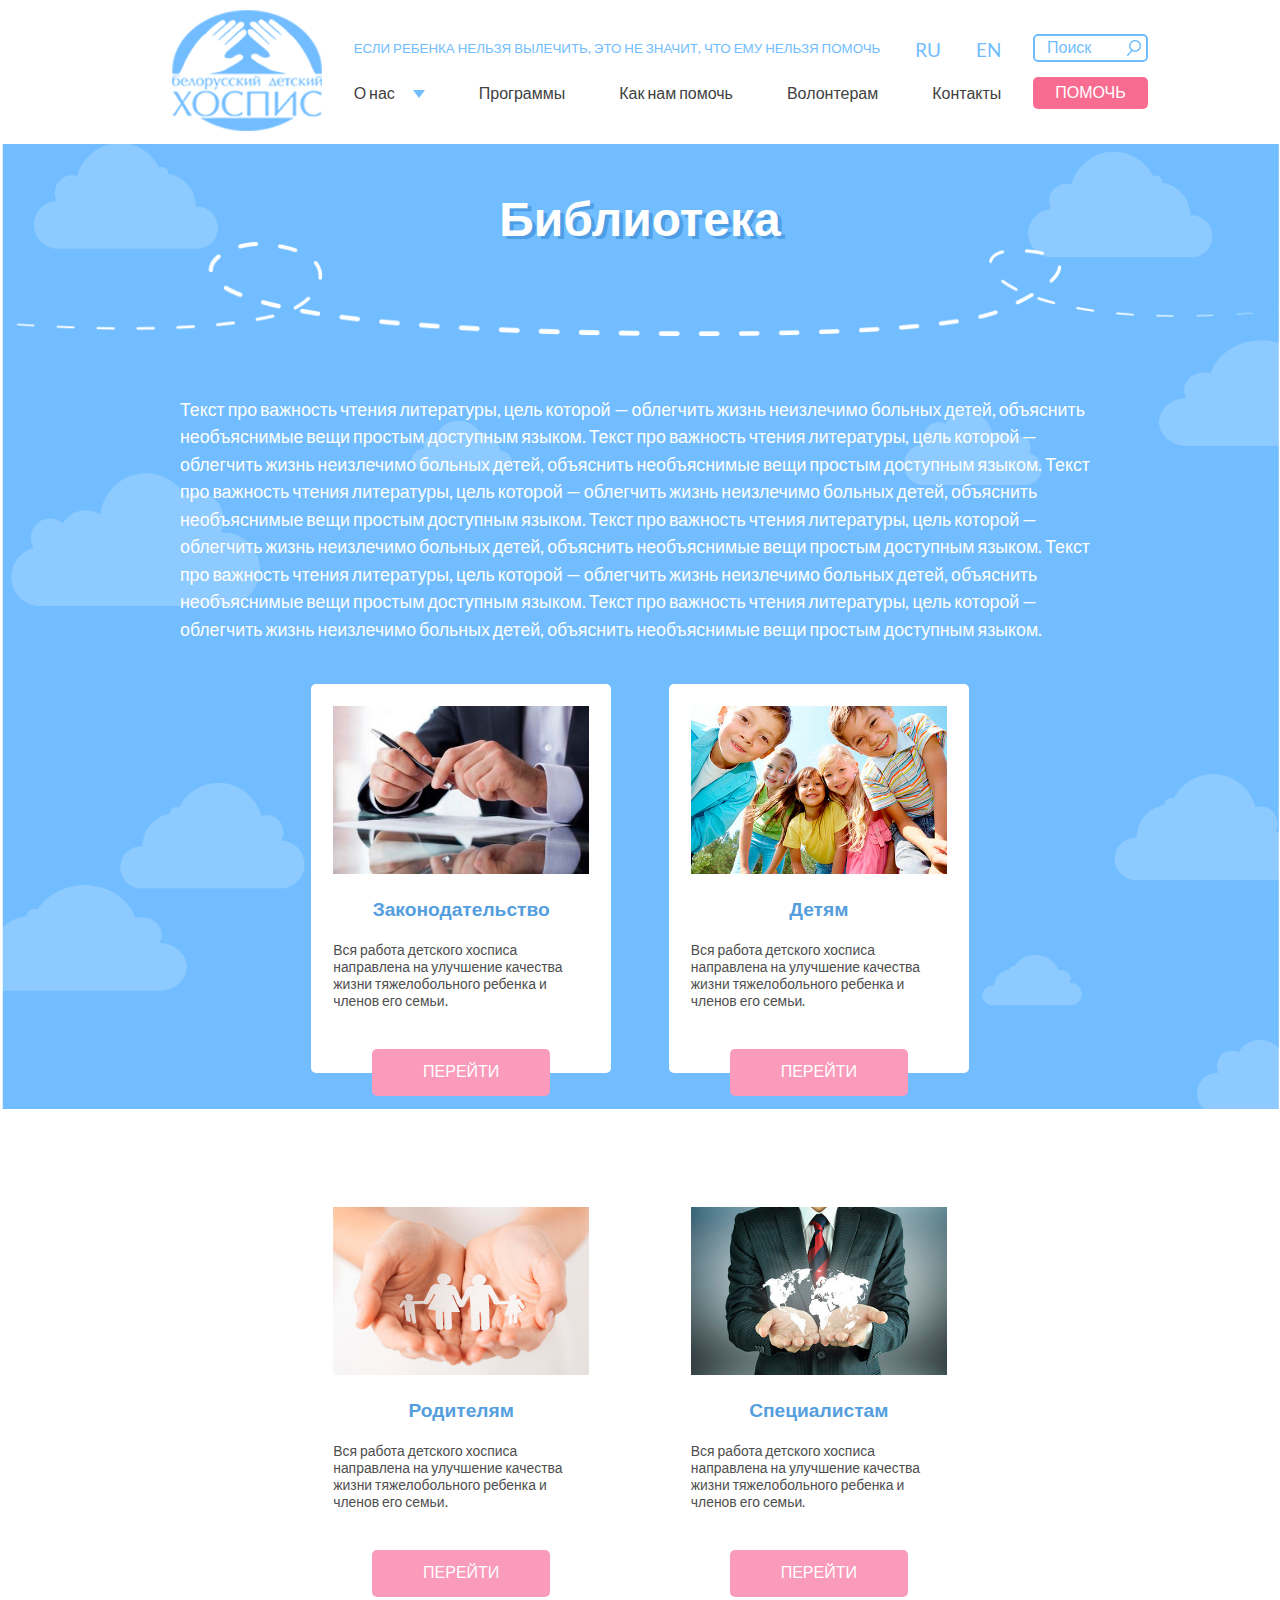
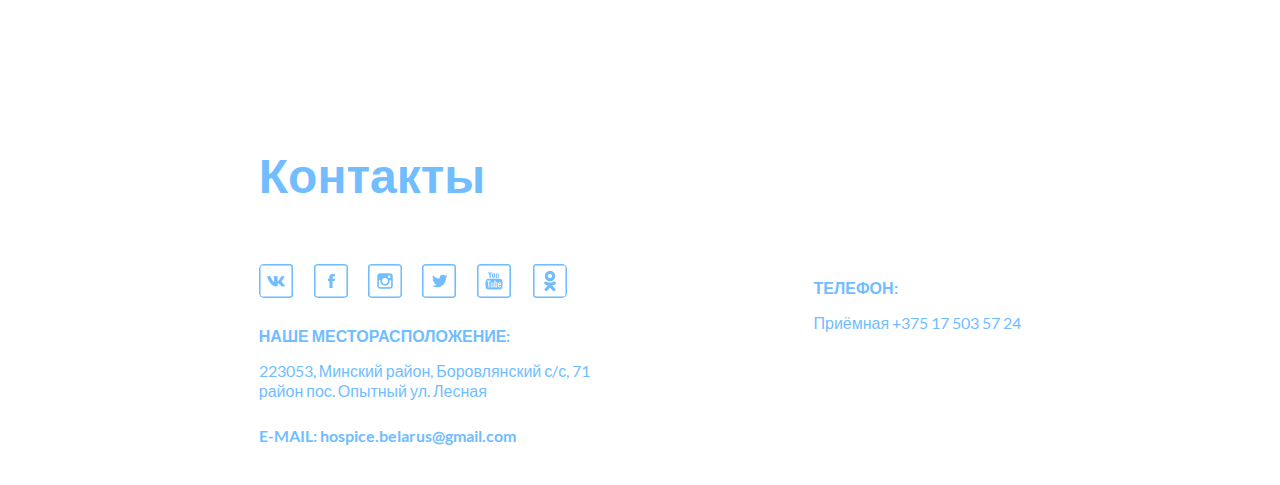
<file: library.html>
<!DOCTYPE html>
	<html lang="ru">
	<head>
		<meta charset="UTF-8">
		<meta name="viewport" content="width=device-width, initial-scale=1, maximum-scale=1.0, user-scalable=no">  
		<title>Библиотека</title>

		<meta name="description" content="Белорусский детский ХОСПИС" />
		<meta name="keywords" content="Белорусский детский ХОСПИС" />
		<link rel="shortcut icon" href="img/favicon.ico">
		
		<link rel="stylesheet" type="text/css" href="libs/slick/slick.css"/>
		<link rel="stylesheet" type="text/css" href="libs/slick/slick-theme.css"/>
		<link rel="stylesheet" href="css/fonts.css" />
		<link rel="stylesheet" href="css/main.css" />
		<link rel="stylesheet" href="css/media.css" />
	</head>
	<body>
	
	<div class="library">	

	<!--****** Header-section ******-->	

		<header class="header header--white">
			<div class="header__wrap">
				<a class="logo__wrap" href="home.html"> 
					<img class="logo"  src="img/logo-blue.png" alt="Logo">
				</a>	

				<div class="header__descr">	
					<div class="header__top">	
						<div class="header__text">Если ребенка нельзя вылечить, это не значит, что ему нельзя помочь</div>
						<div class="ru">RU</div>
						<div class="en">EN</div>							
					</div>
					
					<nav class="header__bottom">
						<a href="#" class="menu__icon">
							<span></span>
							<span></span>
							<span></span>
							<span></span>
						</a>
						<ul class="menu menu__links">
							<li class="menu__links-item menu__drop-down"><a href="#">О нас</a>
								<ul class="submenu">
						            <li class="submenu__links-item"><a class="submenu__links" href=#>История</a></li>
						            <li class="submenu__links-item"><a class="submenu__links" href="palliativ.html">Что такое паллиатив?</a></li>
						            <li class="submenu__links-item"><a class="submenu__links" href="team.html">Наша команда</a></li>
						            <li class="submenu__links-item"><a class="submenu__links" href=#>Наши попечители</a></li>
						            <li class="submenu__links-item"><a class="submenu__links" href="projects.html">Проекты</a></li>
						            <li class="submenu__links-item"><a class="submenu__links" href=#>Отчеты</a></li>
						            <li class="submenu__links-item"><a class="submenu__links" href=#>Лесная поляна</a></li>
						            <li class="submenu__links-item"><a class="submenu__links" href=#>Нам помогают</a></li>
						            <li class="submenu__links-item"><a class="submenu__links" href="library.html">Библиотека</a></li>
						            <li class="submenu__links-item"><a class="submenu__links" href="review.html">Отзывы</a></li>
						        </ul>
							</li>
							<li class="menu__links-item"><a href="#programmy">Программы</a></li>
							<li class="menu__links-item"><a href="help.html">Как нам помочь</a></li>
							<li class="menu__links-item"><a href="#volonteram">Волонтерам</a></li>
							<li class="menu__links-item"><a href="#">Контакты</a></li>
						</ul>
									            
					</nav><!-- /end of Header__bottom -->	
				
				</div><!-- /end of Header__descr -->

				<div class="logo__input">
					<form action="#" method="post" class="search">
						<input type="search" name="search" placeholder="Поиск" class="search__input" />
					</form>	
					<a href="donation.html" class="button button__help">Помочь</a>
				</div>
			</div><!-- /end of Header__wrap -->				
		</header>

	<!--********************* Library-section *********************-->
	
		<section class="library__section section__bg">

			<h2 class="white__title">Библиотека</h2>
			
			<img class="line" src="img/line.png" alt="line">

			<div class="news__container">
				
				<p class="library__text">
					Текст про важность чтения литературы, цель которой — облегчить жизнь неизлечимо больных детей, объяснить необъяснимые вещи простым доступным языком. Текст про важность чтения литературы, цель которой — облегчить жизнь неизлечимо больных детей, объяснить необъяснимые вещи простым доступным языком. Текст про важность чтения литературы, цель которой — облегчить жизнь неизлечимо больных детей, объяснить необъяснимые вещи простым доступным языком. Текст про важность чтения литературы, цель которой — облегчить жизнь неизлечимо больных детей, объяснить необъяснимые вещи простым доступным языком. Текст про важность чтения литературы, цель которой — облегчить жизнь неизлечимо больных детей, объяснить необъяснимые вещи простым доступным языком. Текст про важность чтения литературы, цель которой — облегчить жизнь неизлечимо больных детей, объяснить необъяснимые вещи простым доступным языком. 
				</p>

				<div class="news__wrap">			
					<div class="news__item">
						<div class="news__item-wrap">						
							<img src="img/library/1.jpg" alt="Men's hands">			
							<h4>Законодательство</h4>
							<div class="news__descr">Вся работа детского хосписа направлена на улучшение качества жизни тяжелобольного ребенка и членов его семьи.</div>
						</div>	
						<a href="#" class="button button__more">Перейти</a>
					</div>
				</div>

				<div class="news__wrap">			
					<div class="news__item">
						<div class="news__item-wrap">						
							<img src="img/library/2.jpg" alt="Men's hands">			
							<h4>Детям</h4>
							<div class="news__descr">Вся работа детского хосписа направлена на улучшение качества жизни тяжелобольного ребенка и членов его семьи.</div>
						</div>	
						<a href="#" class="button button__more">Перейти</a>
					</div>
				</div>

				<div class="news__wrap">			
					<div class="news__item">
						<div class="news__item-wrap">						
							<img src="img/library/3.jpg" alt="Men's hands">			
							<h4>Родителям</h4>
							<div class="news__descr">Вся работа детского хосписа направлена на улучшение качества жизни тяжелобольного ребенка и членов его семьи.</div>
						</div>	
						<a href="#" class="button button__more">Перейти</a>
					</div>
				</div>

				<div class="news__wrap">			
					<div class="news__item">
						<div class="news__item-wrap">						
							<img src="img/library/4.jpg" alt="Men's hands">			
							<h4>Специалистам</h4>
							<div class="news__descr">Вся работа детского хосписа направлена на улучшение качества жизни тяжелобольного ребенка и членов его семьи.</div>
						</div>	
						<a href="#" class="button button__more">Перейти</a>
					</div>
				</div>

			</div><!-- /end of News__container -->

		</section><!-- /end of Library__section -->

	<!--******************* Contacts-section *******************-->

		<section id="contacts" class="contacts contacts--white">
			<div class="contacts__container">
				
				<div class="contacts__wrap">
					<div class="contacts-1">
						<h2>Контакты</h2>
						<div class="scl__icons">
							<a href="#"><img src="img/scls-news/vk.png" alt="VK"></a>
							<a href="#"><img src="img/scls-news/fb.png" alt="Facebook"></a>
							<a href="#"><img src="img/scls-news/im.png" alt="Instagram"></a>
							<a href="#"><img src="img/scls-news/tw.png" alt="Twitter"></a>
							<a href="#"><img src="img/scls-news/yb.png" alt="Youtube"></a>
							<a href="#"><img src="img/scls-news/ok.png" alt="OK"></a>
						</div>					

						<h5>НАШЕ МЕСТОРАСПОЛОЖЕНИЕ:</h5>
						<p>223053, Минский район, Боровлянский с/с, 71<br> район пос. Опытный ул. Лесная</p>
						<h5>E-MAIL: <a class="mail" href="mailto:hospice.belarus@gmail.com">hospice.belarus@gmail.com</a></h5>
					</div>

					<div class="contacts-2">
						<h5>ТЕЛЕФОН:</h5>
						<!-- <p>Директор <a class="tel" href="tel:+375175035715">+375 17 503 57 15</a></p> -->
						<p>Приёмная <a class="tel" href="tel:+375175035724">+375 17 503 57 24</a></p>
						<!-- <p>Мобильный <a class="tel" href="tel:+375297777602">+375 29 777 76 02</a></p> -->
						<!-- <p>Координатор автоволонтеров <a class="tel" href="tel:+375256027873">+37525 602 78 73</a></p> -->
					</div>	
				</div><!-- /end of Contacts__wrap -->

			</div><!-- /end of Contacts__container -->
		</section><!-- /end of Contacts -->

	</div><!-- /end of Library -->

		<script src="libs/jquery/jquery-1.11.2.min.js"></script>
		<script src="libs/slick/slick.min.js"></script>
		<script src="js/common.js"></script>
			
	</body>
	</html>
</file>
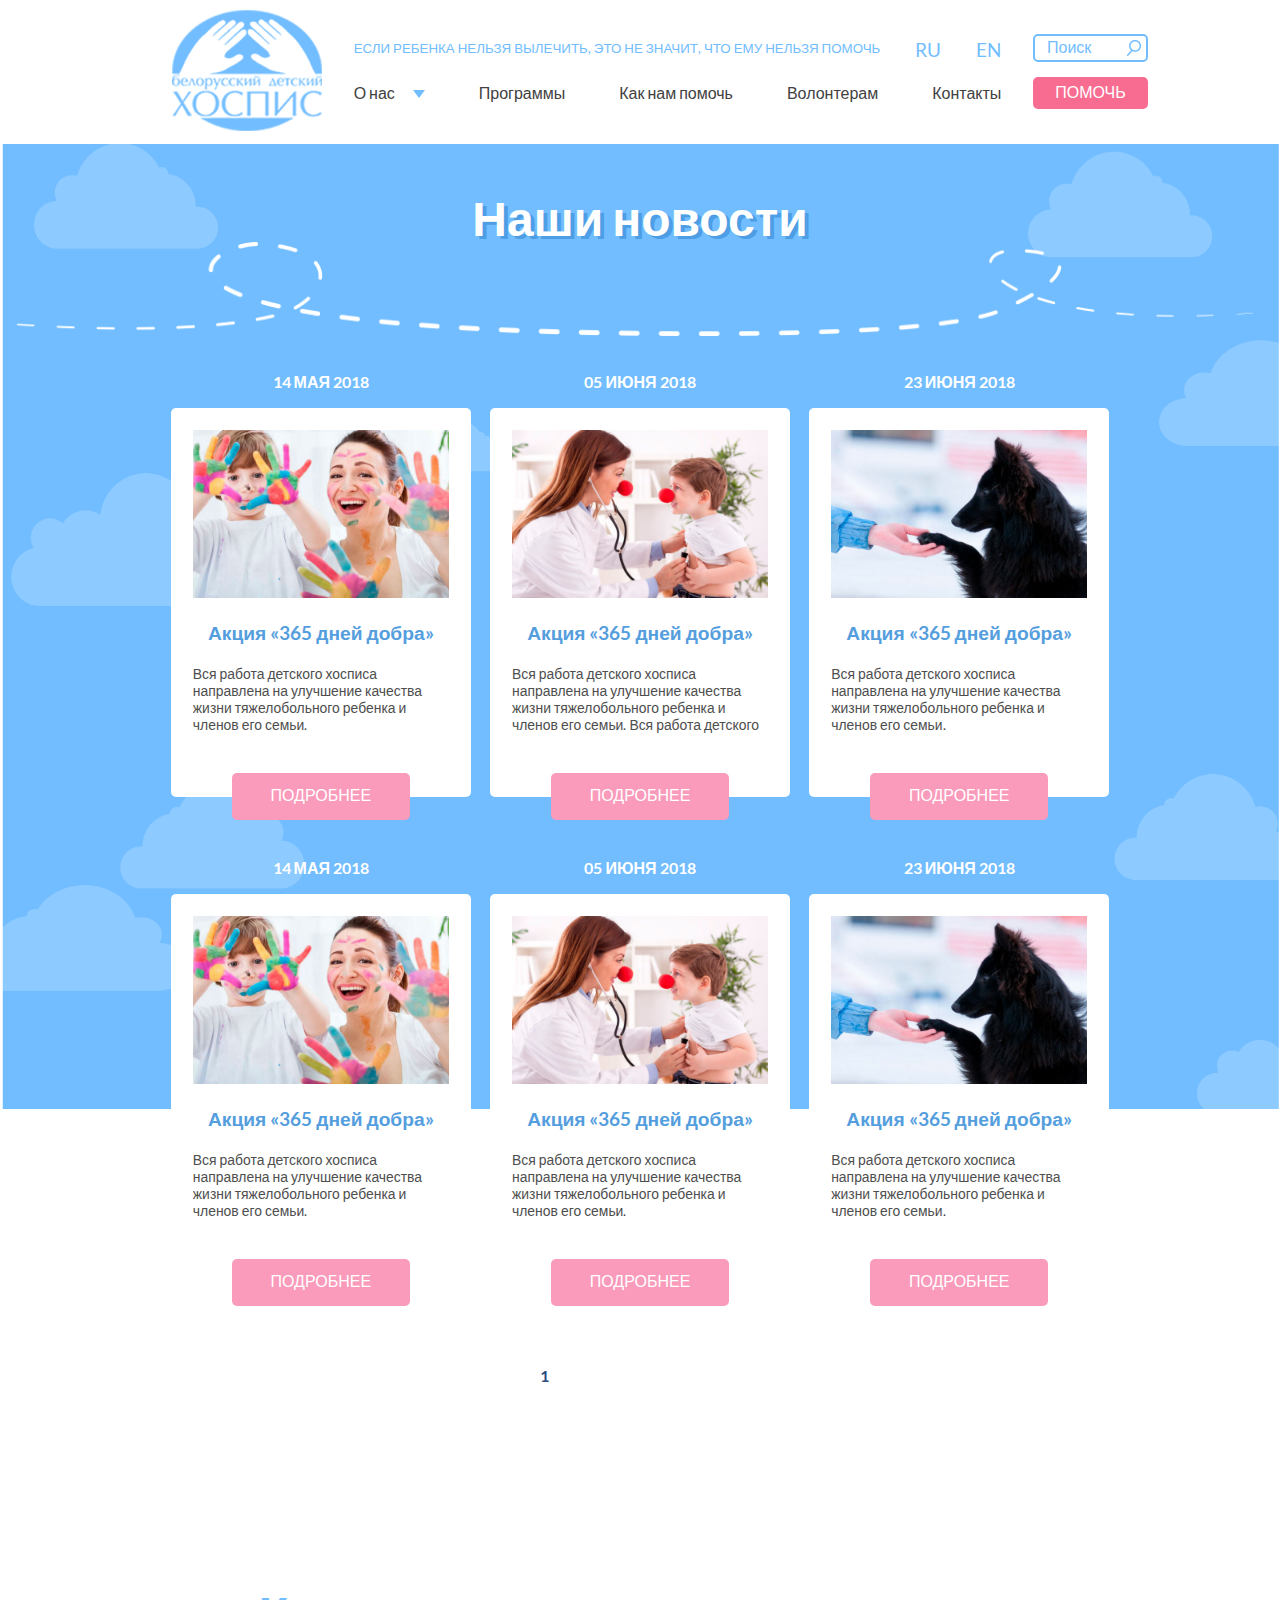
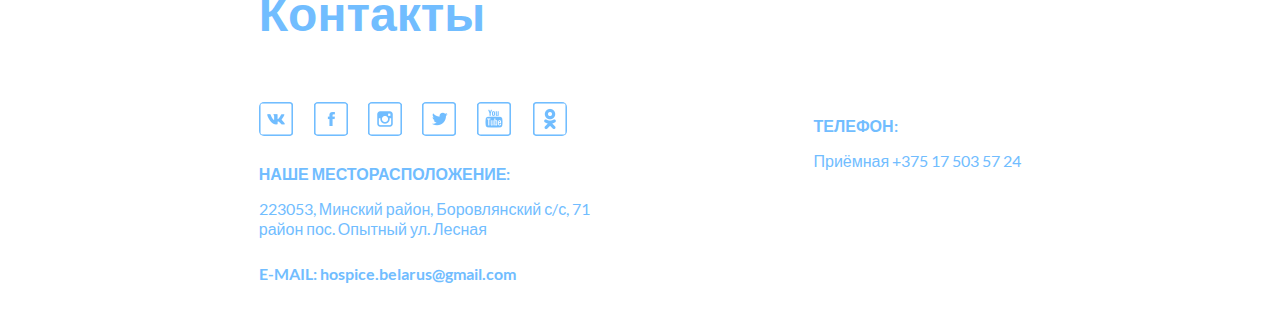
<file: news.html>
<!DOCTYPE html>
	<html lang="ru">
	<head>
		<meta charset="UTF-8">
		<meta name="viewport" content="width=device-width, initial-scale=1, maximum-scale=1.0, user-scalable=no">  
		<title>Наши новости</title>

		<meta name="description" content="Новости белорусского детского ХОСПИСА" />
		<meta name="keywords" content="Белорусский детский ХОСПИС" />
		<link rel="shortcut icon" href="img/favicon.ico">
		
		<link rel="stylesheet" type="text/css" href="libs/slick/slick.css"/>
		<link rel="stylesheet" type="text/css" href="libs/slick/slick-theme.css"/>
		<link rel="stylesheet" href="css/fonts.css" />
		<link rel="stylesheet" href="css/main.css" />
		<link rel="stylesheet" href="css/media.css" />
	</head>
	<body>
	
	<div class="our__news">	

	<!--***************** Header-section *****************-->	

		<header class="header header--white">
			<div class="header__wrap">
				<a class="logo__wrap" href="home.html"> 
					<img class="logo"  src="img/logo-blue.png" alt="Logo">
				</a>	

				<div class="header__descr">	
					<div class="header__top">	
						<div class="header__text">Если ребенка нельзя вылечить, это не значит, что ему нельзя помочь</div>
						<div class="ru">RU</div>
						<div class="en">EN</div>							
					</div>
					
					<nav class="header__bottom">
						<a href="#" class="menu__icon">
							<span></span>
							<span></span>
							<span></span>
							<span></span>
						</a>
						<ul class="menu menu__links">
							<li class="menu__links-item menu__drop-down"><a href="#">О нас</a>
								<ul class="submenu">
						            <li class="submenu__links-item"><a class="submenu__links" href=#>История</a></li>
						            <li class="submenu__links-item"><a class="submenu__links" href="palliativ.html">Что такое паллиатив?</a></li>
						            <li class="submenu__links-item"><a class="submenu__links" href="team.html">Наша команда</a></li>
						            <li class="submenu__links-item"><a class="submenu__links" href=#>Наши попечители</a></li>
						            <li class="submenu__links-item"><a class="submenu__links" href="projects.html">Проекты</a></li>
						            <li class="submenu__links-item"><a class="submenu__links" href=#>Отчеты</a></li>
						            <li class="submenu__links-item"><a class="submenu__links" href=#>Лесная поляна</a></li>
						            <li class="submenu__links-item"><a class="submenu__links" href=#>Нам помогают</a></li>
						            <li class="submenu__links-item"><a class="submenu__links" href="library.html">Библиотека</a></li>
						            <li class="submenu__links-item"><a class="submenu__links" href="review.html">Отзывы</a></li>
						        </ul>
							</li>
							<li class="menu__links-item"><a href="#programmy">Программы</a></li>
							<li class="menu__links-item"><a href="help.html">Как нам помочь</a></li>
							<li class="menu__links-item"><a href="#volonteram">Волонтерам</a></li>
							<li class="menu__links-item"><a href="#">Контакты</a></li>
						</ul>
									            
					</nav><!-- /end of Header__bottom -->	
				
				</div><!-- /end of Header__descr -->

				<div class="logo__input">
					<form action="#" method="post" class="search">
						<input type="search" name="search" placeholder="Поиск" class="search__input" />
					</form>	
					<a href="donation.html" class="button button__help">Помочь</a>
				</div>
			</div><!-- /end of Header__wrap -->				
		</header>

	<!--*************** News-section ***************-->
	
		<section class="news section__bg">
			<h2 class="white__title">Наши новости</h2>
			
			<img class="line" src="img/line.png" alt="line">

			<div class="news__container">
				
				<div class="news__wrap">
					<h3>14 МАЯ 2018</h3>
					<div class="news__item">
						<div class="news__item-wrap">						
							<img src="img/news/news1.jpg" alt="Colored hands">							
							<h4>Акция &#171;365 дней добра&#187;</h4>
							<div class="news__descr">Вся работа детского хосписа направлена на улучшение качества жизни тяжелобольного ребенка и членов его семьи.</div>
						</div>	
						<a href="#" class="button button__more">Подробнее</a>
					</div>
				</div>

				<div class="news__wrap">
					<h3>05 ИЮНЯ 2018</h3>
					<div class="news__item">
						<div class="news__item-wrap">
							<img src="img/news/news2.jpg" alt="Mother with son">
							<h4>Акция &#171;365 дней добра&#187;</h4>
							<div class="news__descr">Вся работа детского хосписа направлена на улучшение качества жизни тяжелобольного ребенка и членов его семьи. Вся работа детского хосписа направлена на улучшение качества жизни тяжелобольного ребенка и членов его семьи.</div>
						</div>	
						<a href="#" class="button button__more">Подробнее</a>
					</div>
				</div>

				<div class="news__wrap">
					<h3>23 ИЮНЯ 2018</h3>
					<div class="news__item">
						<div class="news__item-wrap">
							<img src="img/news/news3.jpg" alt="Wolf">
							<h4>Акция &#171;365 дней добра&#187;</h4>
							<div class="news__descr">Вся работа детского хосписа направлена на улучшение качества жизни тяжелобольного ребенка и членов его семьи.</div>
						</div>	
						<a href="#" class="button button__more">Подробнее</a>
					</div>
				</div>

				<div class="news__wrap">
					<h3>14 МАЯ 2018</h3>
					<div class="news__item">
						<div class="news__item-wrap">						
							<img src="img/news/news1.jpg" alt="Colored hands">							
							<h4>Акция &#171;365 дней добра&#187;</h4>
							<div class="news__descr">Вся работа детского хосписа направлена на улучшение качества жизни тяжелобольного ребенка и членов его семьи.</div>
						</div>	
						<a href="#" class="button button__more">Подробнее</a>
					</div>
				</div>

				<div class="news__wrap">
					<h3>05 ИЮНЯ 2018</h3>
					<div class="news__item">
						<div class="news__item-wrap">
							<img src="img/news/news2.jpg" alt="Mother with son">
							<h4>Акция &#171;365 дней добра&#187;</h4>
							<div class="news__descr">Вся работа детского хосписа направлена на улучшение качества жизни тяжелобольного ребенка и членов его семьи. </div>
						</div>	
						<a href="#" class="button button__more">Подробнее</a>
					</div>
				</div>

				<div class="news__wrap">
					<h3>23 ИЮНЯ 2018</h3>
					<div class="news__item">
						<div class="news__item-wrap">
							<img src="img/news/news3.jpg" alt="Wolf">
							<h4>Акция &#171;365 дней добра&#187;</h4>
							<div class="news__descr">Вся работа детского хосписа направлена на улучшение качества жизни тяжелобольного ребенка и членов его семьи.</div>
						</div>	
						<a href="#" class="button button__more">Подробнее</a>
					</div>
				</div>

			</div><!-- /end of News__container -->

			<!--Block Pagination-->
	     	<div class="pagination">
	            <ul>
	                 <li><a href="#" class="prev">&#9668;</a></li>
	                 <li class="active"><a href="#">1</a></li>
	                 <li><a href="#">2</a></li>
	                 <li><a href="#">3</a></li>
	                 <li><a href="#">4</a></li>
	                 <li><a href="#">5</a></li>
	                 <li><a href="#">6</a></li>
	                 <li><a href="#">...</a></li>
	                 <li><a href="#">18</a></li>
	                 <li><a href="#" class="next">&#9658;</a></li>
	            </ul>
	      	</div>
			<!--//////Block Pagination-->
			
			<img class="line-1" src="img/line.png" alt="line">

		</section><!-- /end of News -->

	<!--***************** Contacts-section *****************-->

		<section id="contacts" class="contacts contacts--white">
			<div class="contacts__container">
				
				<div class="contacts__wrap">
					<div class="contacts-1">
						<h2>Контакты</h2>
						<div class="scl__icons">
							<a href="#"><img src="img/scls-news/vk.png" alt="VK"></a>
							<a href="#"><img src="img/scls-news/fb.png" alt="Facebook"></a>
							<a href="#"><img src="img/scls-news/im.png" alt="Instagram"></a>
							<a href="#"><img src="img/scls-news/tw.png" alt="Twitter"></a>
							<a href="#"><img src="img/scls-news/yb.png" alt="Youtube"></a>
							<a href="#"><img src="img/scls-news/ok.png" alt="OK"></a>
						</div>					

						<h5>НАШЕ МЕСТОРАСПОЛОЖЕНИЕ:</h5>
						<p>223053, Минский район, Боровлянский с/с, 71<br> район пос. Опытный ул. Лесная</p>
						<h5>E-MAIL: <a class="mail" href="mailto:hospice.belarus@gmail.com">hospice.belarus@gmail.com</a></h5>
					</div>

					<div class="contacts-2">
						<h5>ТЕЛЕФОН:</h5>
						<!-- <p>Директор <a class="tel" href="tel:+375175035715">+375 17 503 57 15</a></p> -->
						<p>Приёмная <a class="tel" href="tel:+375175035724">+375 17 503 57 24</a></p>
						<!-- <p>Мобильный <a class="tel" href="tel:+375297777602">+375 29 777 76 02</a></p> -->
						<!-- <p>Координатор автоволонтеров <a class="tel" href="tel:+375256027873">+37525 602 78 73</a></p> -->
					</div>	
				</div><!-- /end of Contacts__wrap -->

			</div><!-- /end of Contacts__container -->
		</section><!-- /end of Contacts -->

	</div><!-- /end of Our__news -->

		<script src="libs/jquery/jquery-1.11.2.min.js"></script>
		<script src="libs/slick/slick.min.js"></script>
		<script src="js/common.js"></script>
			
	</body>
	</html>
</file>
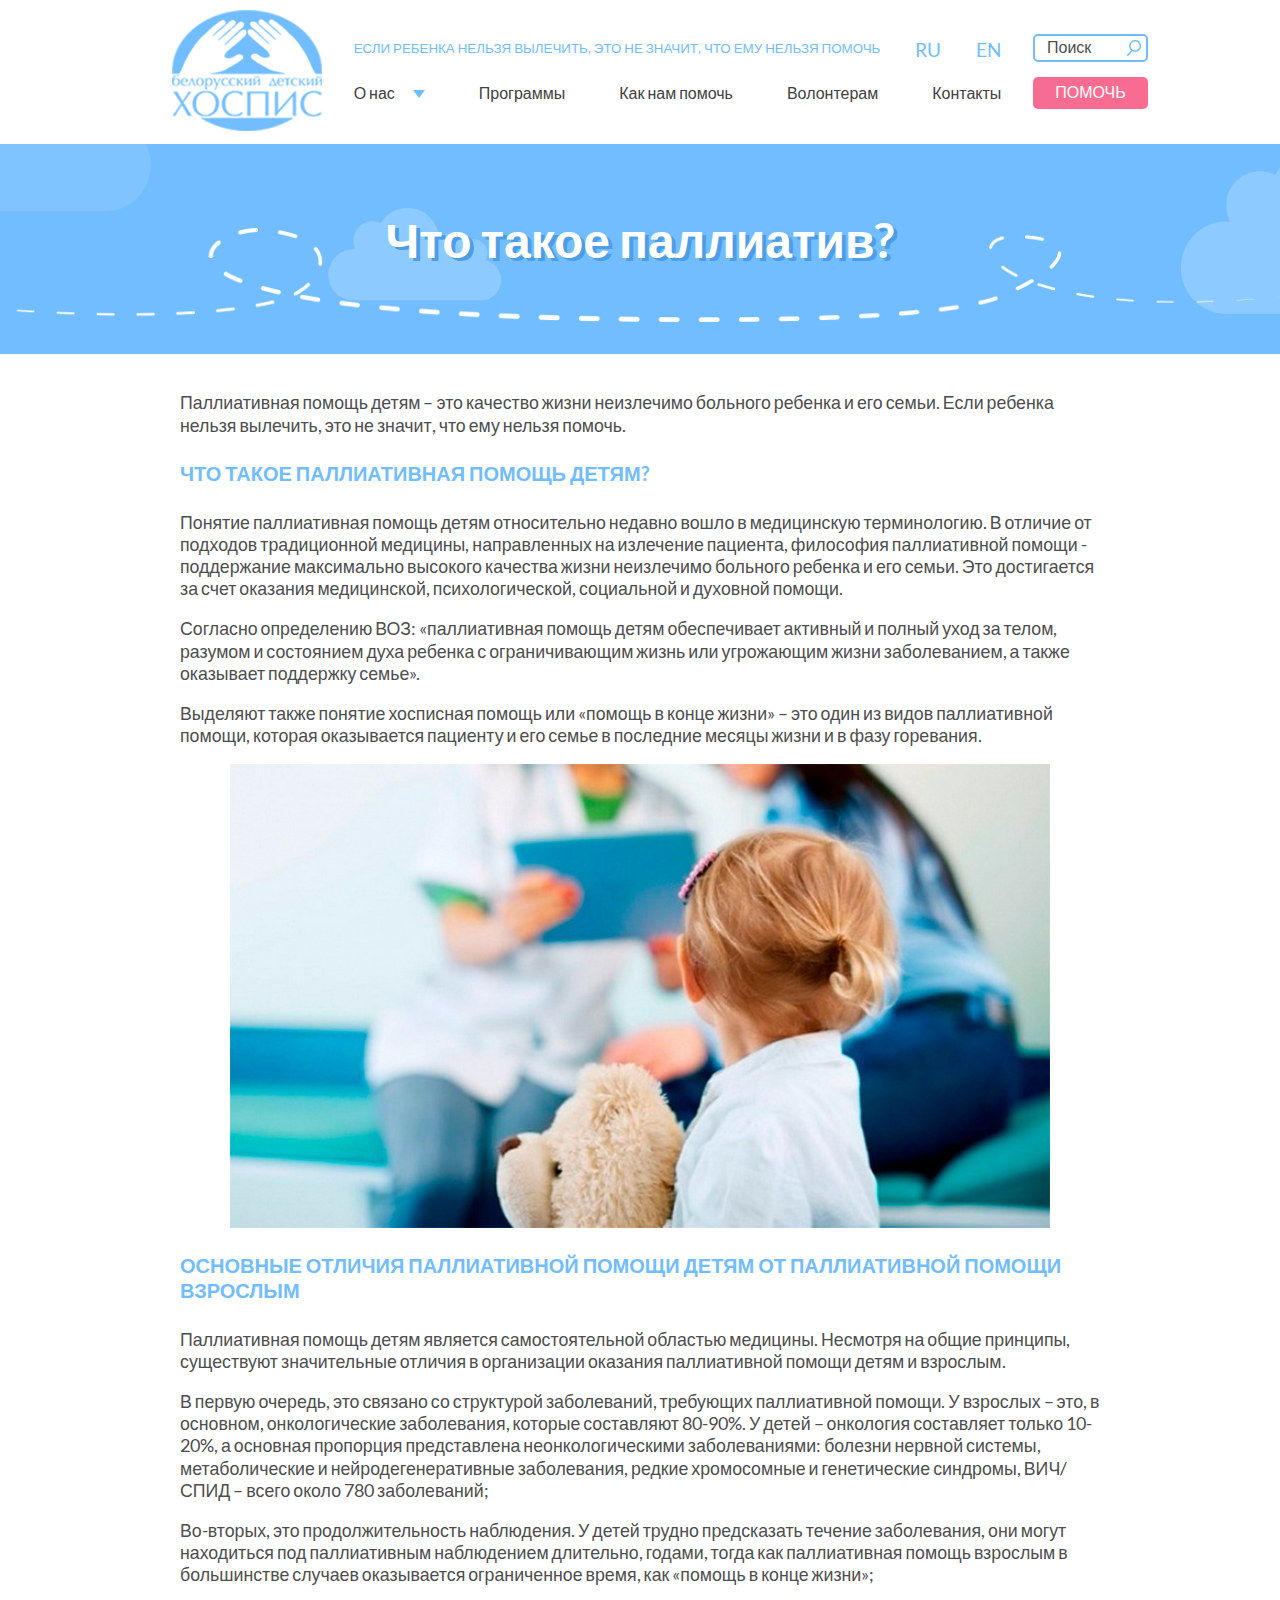
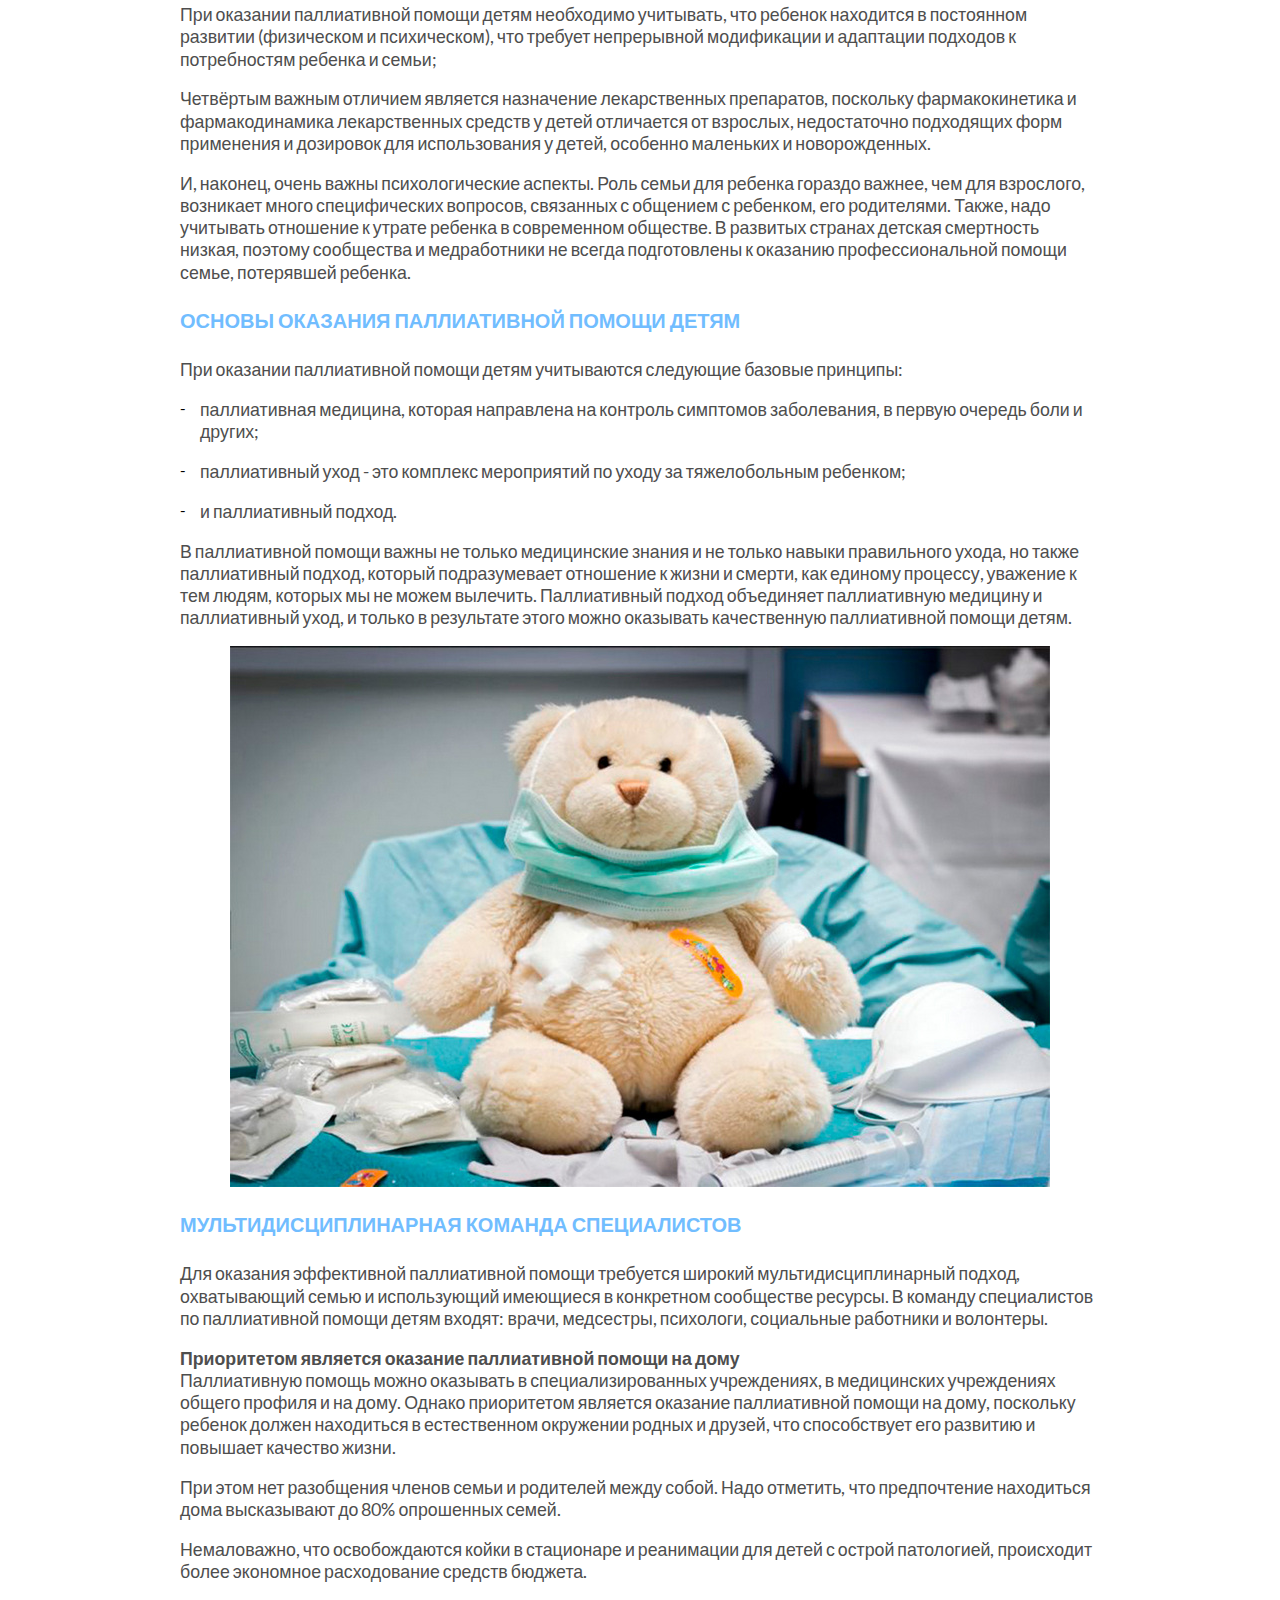
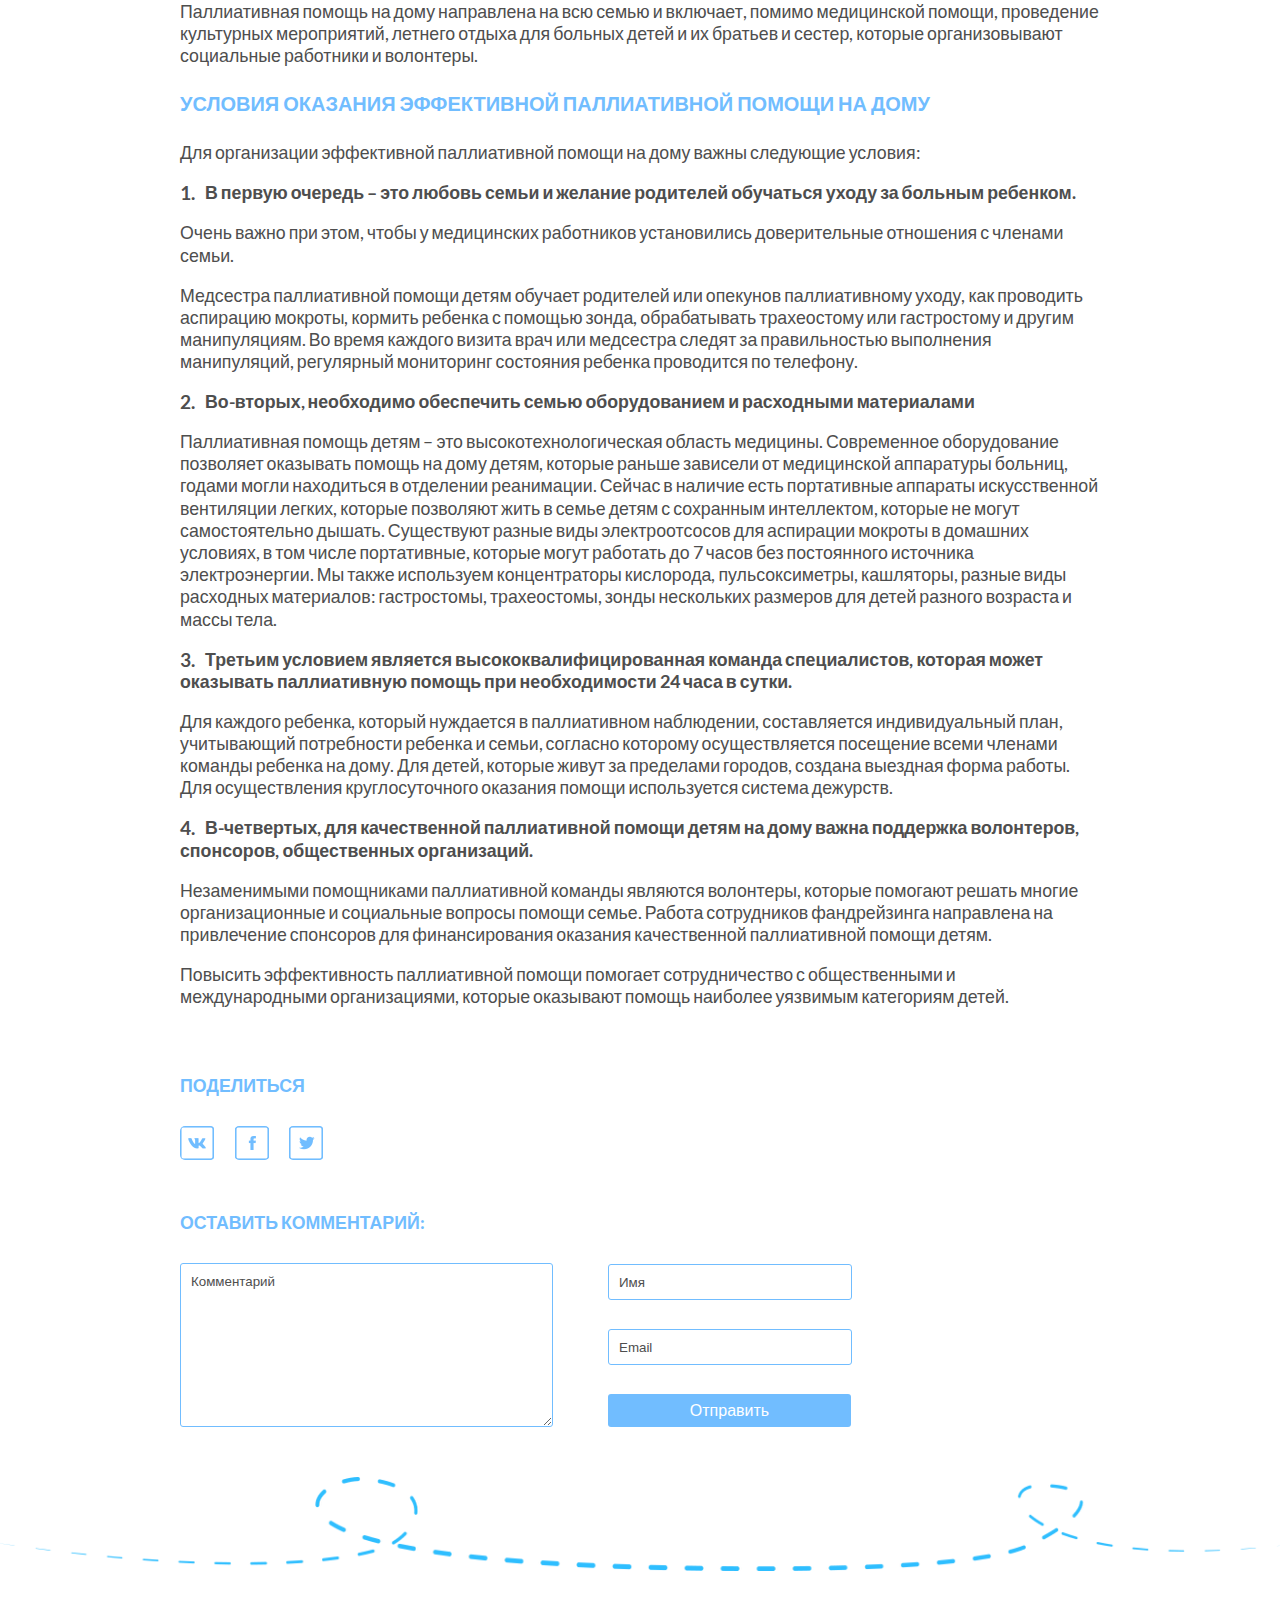
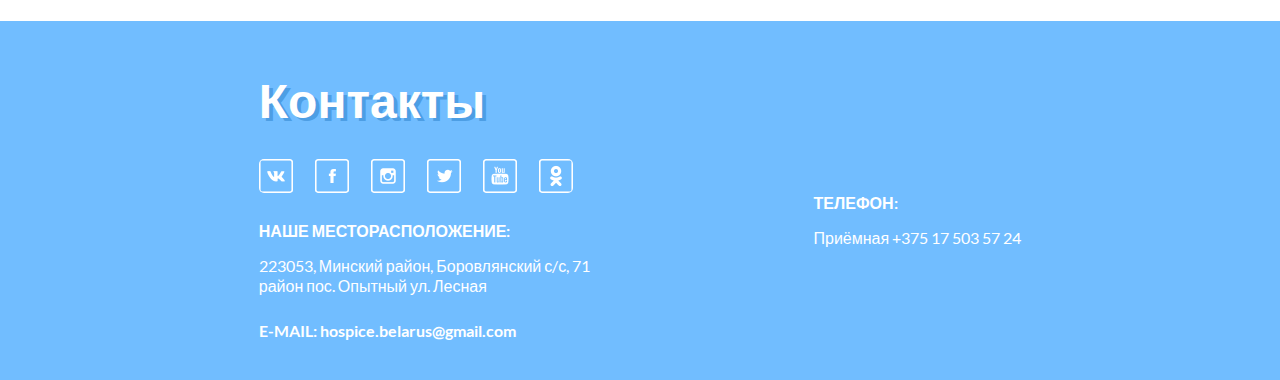
<file: palliativ.html>
<!DOCTYPE html>
	<html lang="ru">
	<head>
		<meta charset="UTF-8">
		<meta name="viewport" content="width=device-width, initial-scale=1, maximum-scale=1.0, user-scalable=no">  
		<title>Что такое паллиатив?</title>

		<meta name="description" content="Что такое паллиативная помощь детям? Новости белорусского детского ХОСПИСА" />
		<meta name="keywords" content="Белорусский детский ХОСПИС" />
		<link rel="shortcut icon" href="img/favicon.ico">
		
		<link rel="stylesheet" type="text/css" href="libs/slick/slick.css"/>
		<link rel="stylesheet" type="text/css" href="libs/slick/slick-theme.css"/>
		<link rel="stylesheet" href="css/fonts.css" />
		<link rel="stylesheet" href="css/main.css" />
		<link rel="stylesheet" href="css/media.css" />
	</head>
	<body>
	
	<div class="palliativ">	

	<!--***************** Header-section *****************-->	

		<header class="header header--white">
			<div class="header__wrap">
				<a class="logo__wrap" href="home.html"> 
					<img class="logo"  src="img/logo-blue.png" alt="Logo">
				</a>	

				<div class="header__descr">	
					<div class="header__top">	
						<div class="header__text">Если ребенка нельзя вылечить, это не значит, что ему нельзя помочь</div>
						<div class="ru">RU</div>
						<div class="en">EN</div>							
					</div>
					
					<nav class="header__bottom">
						<a href="#" class="menu__icon">
							<span></span>
							<span></span>
							<span></span>
							<span></span>
						</a>
						<ul class="menu menu__links">
							<li class="menu__links-item menu__drop-down"><a href="#">О нас</a>
								<ul class="submenu">
						            <li class="submenu__links-item"><a class="submenu__links" href=#>История</a></li>
						            <li class="submenu__links-item"><a class="submenu__links" href="palliativ.html">Что такое паллиатив?</a></li>
						            <li class="submenu__links-item"><a class="submenu__links" href="team.html">Наша команда</a></li>
						            <li class="submenu__links-item"><a class="submenu__links" href=#>Наши попечители</a></li>
						            <li class="submenu__links-item"><a class="submenu__links" href="projects.html">Проекты</a></li>
						            <li class="submenu__links-item"><a class="submenu__links" href=#>Отчеты</a></li>
						            <li class="submenu__links-item"><a class="submenu__links" href=#>Лесная поляна</a></li>
						            <li class="submenu__links-item"><a class="submenu__links" href=#>Нам помогают</a></li>
						            <li class="submenu__links-item"><a class="submenu__links" href="library.html">Библиотека</a></li>
						            <li class="submenu__links-item"><a class="submenu__links" href="review.html">Отзывы</a></li>
						        </ul>
							</li>
							<li class="menu__links-item"><a href="#programmy">Программы</a></li>
							<li class="menu__links-item"><a href="help.html">Как нам помочь</a></li>
							<li class="menu__links-item"><a href="#volonteram">Волонтерам</a></li>
							<li class="menu__links-item"><a href="#">Контакты</a></li>
						</ul>
									            
					</nav><!-- /end of Header__bottom -->	
				
				</div><!-- /end of Header__descr -->

				<div class="logo__input">
					<form action="#" method="post" class="search">
						<input type="search" name="search" placeholder="Поиск" class="search__input" />
					</form>	
					<a href="donation.html" class="button button__help">Помочь</a>	
				</div>
			</div><!-- /end of Header__wrap -->				
		</header>

	<!--************ Colored-title ************-->

		<section class="colored__title">
			<h2 class="white__title">Что такое паллиатив?</h2>
			<img class="line" src="img/line.png" alt="line">
		</section>

	<!--********** Palliativ-descr **********-->

		<div class="palliativ__descr section__wrap">

			<div class="palliativ__wrap section__padding">
				<p class="page__text">Паллиативная помощь детям – это качество жизни неизлечимо больного ребенка и его семьи. Если ребенка нельзя вылечить, это не значит, что ему нельзя помочь.</p>
				<h3 class="palliativ__subtitle page__subtitle">Что такое паллиативная помощь детям?</h3>
				<p class="page__text">Понятие паллиативная помощь детям относительно недавно вошло в медицинскую терминологию. В отличие от подходов традиционной медицины, направленных на излечение пациента, философия паллиативной помощи - поддержание максимально высокого качества жизни неизлечимо больного ребенка и его семьи. Это достигается за счет оказания медицинской, психологической, социальной и духовной помощи.</p>
				<p class="page__text">Согласно определению ВОЗ: «паллиативная помощь детям обеспечивает активный и полный уход за телом, разумом и состоянием духа ребенка с ограничивающим жизнь или угрожающим жизни заболеванием, а также оказывает поддержку семье».</p>
				<p class="page__text">Выделяют также понятие хосписная помощь или «помощь в конце жизни» – это один из видов паллиативной помощи, которая оказывается пациенту и его семье в последние месяцы жизни и в фазу горевания.</p>
				<img src="img/palliativ/picture-1.jpg" alt="Girl with teddy" class="page__img">
				<h3 class="palliativ__subtitle page__subtitle">Основные отличия паллиативной помощи детям от паллиативной помощи взрослым</h3>
				<p class="page__text">Паллиативная помощь детям является самостоятельной областью медицины. Несмотря на общие принципы, существуют значительные отличия в организации оказания паллиативной помощи детям и взрослым.</p>
				<p class="page__text">В первую очередь, это связано со структурой заболеваний, требующих паллиативной помощи. У взрослых – это, в основном, онкологические заболевания, которые составляют 80-90%. У детей – онкология составляет только 10-20%, а основная пропорция представлена неонкологическими заболеваниями: болезни нервной системы, метаболические и нейродегенеративные заболевания, редкие хромосомные и генетические синдромы, ВИЧ/СПИД – всего около 780 заболеваний;</p>
				<p class="page__text">Во-вторых, это продолжительность наблюдения. У детей трудно предсказать течение заболевания, они могут находиться под паллиативным наблюдением длительно, годами, тогда как паллиативная помощь взрослым в большинстве случаев оказывается ограниченное время, как «помощь в конце жизни»;</p>
				<p class="page__text">При оказании паллиативной помощи детям необходимо учитывать, что ребенок находится в постоянном развитии (физическом и психическом), что требует непрерывной модификации и адаптации подходов к потребностям ребенка и семьи;</p>
				<p class="page__text">Четвёртым важным отличием является назначение лекарственных препаратов, поскольку фармакокинетика и фармакодинамика лекарственных средств у детей отличается от взрослых, недостаточно подходящих форм применения и дозировок для использования у детей, особенно маленьких и новорожденных.</p>
				<p class="page__text">И, наконец, очень важны психологические аспекты. Роль семьи для ребенка гораздо важнее, чем для взрослого, возникает много специфических вопросов, связанных с общением с ребенком, его родителями. Также, надо учитывать отношение к утрате ребенка в современном обществе. В развитых странах детская смертность низкая, поэтому сообщества и медработники не всегда подготовлены к оказанию профессиональной помощи семье, потерявшей ребенка.</p>
				<h3 class="palliativ__subtitle page__subtitle">Основы оказания паллиативной помощи детям</h3>
				<p class="page__text">При оказании паллиативной помощи детям учитываются следующие базовые принципы:</p>
				<ul>
					<li>
						<p class="page__text">паллиативная медицина, которая направлена на контроль симптомов заболевания, в первую очередь боли и других;</p>
					</li>
					<li>
						<p class="page__text">паллиативный уход - это комплекс мероприятий по уходу за тяжелобольным ребенком;</p>
					</li>
					<li>
						<p class="page__text">и паллиативный подход.</p>
					</li>
				</ul>
				<p class="page__text">В паллиативной помощи важны не только медицинские знания и не только навыки правильного ухода, но также паллиативный подход, который подразумевает отношение к жизни и смерти, как единому процессу, уважение к тем людям, которых мы не можем вылечить. Паллиативный подход объединяет паллиативную медицину и паллиативный уход, и только в результате этого можно оказывать качественную паллиативной помощи детям.</p>
				<img src="img/palliativ/picture-2.jpg" alt="Teddy" class="page__img">
				<h3 class="palliativ__subtitle page__subtitle">Мультидисциплинарная команда специалистов</h3>
				<p class="page__text">Для оказания эффективной паллиативной помощи требуется широкий мультидисциплинарный подход, охватывающий семью и использующий имеющиеся в конкретном сообществе ресурсы. В команду специалистов по паллиативной помощи детям входят: врачи, медсестры, психологи, социальные работники и волонтеры.</p>
				<p class="page__text"><strong>Приоритетом является оказание паллиативной помощи на дому</strong><br>Паллиативную помощь можно оказывать в специализированных учреждениях, в медицинских учреждениях общего профиля и на дому. Однако приоритетом является оказание паллиативной помощи на дому, поскольку ребенок должен находиться в естественном окружении родных и друзей, что способствует его развитию и повышает качество жизни.</p>
				<p class="page__text">При этом нет разобщения членов семьи и родителей между собой. Надо отметить, что предпочтение находиться дома высказывают до 80% опрошенных семей.</p>
				<p class="page__text">Немаловажно, что освобождаются койки в стационаре и реанимации для детей с острой патологией, происходит более экономное расходование средств бюджета.</p>
				<p class="page__text">Паллиативная помощь на дому направлена на всю семью и включает, помимо медицинской помощи, проведение культурных мероприятий, летнего отдыха для больных детей и их братьев и сестер, которые организовывают социальные работники и волонтеры.</p>
				<h3 class="palliativ__subtitle page__subtitle">Условия оказания эффективной паллиативной помощи на дому</h3>
				<p class="page__text">Для организации эффективной паллиативной помощи на дому важны следующие условия:</p>
				<ol class="palliativ__order">
					<li>
						<p class="page__text"><strong class="palliativ__strong">В первую очередь – это любовь семьи и желание родителей обучаться уходу за больным ребенком.</strong></p>
						<p class="page__text">Очень важно при этом, чтобы у медицинских работников установились доверительные отношения с членами семьи.</p>	
						<p class="page__text">Медсестра паллиативной помощи детям обучает родителей или опекунов паллиативному уходу, как проводить аспирацию мокроты, кормить ребенка с помощью зонда, обрабатывать трахеостому или гастростому и другим манипуляциям. Во время каждого визита врач или медсестра следят за правильностью выполнения манипуляций, регулярный мониторинг состояния ребенка проводится по телефону.</p>
					</li>
					<li>
						<p class="page__text"><strong class="palliativ__strong">Во-вторых, необходимо обеспечить семью оборудованием и расходными материалами</strong></p>
						<p class="page__text">Паллиативная помощь детям – это высокотехнологическая область медицины. Современное оборудование позволяет оказывать помощь на дому детям, которые раньше зависели от медицинской аппаратуры больниц, годами могли находиться в отделении реанимации. Сейчас в наличие есть портативные аппараты искусственной вентиляции легких, которые позволяют жить в семье детям с сохранным интеллектом, которые не могут самостоятельно дышать. Существуют разные виды электроотсосов для аспирации мокроты в домашних условиях, в том числе портативные, которые могут работать до 7 часов без постоянного источника электроэнергии. Мы также используем концентраторы кислорода, пульсоксиметры, кашляторы, разные виды расходных материалов: гастростомы, трахеостомы, зонды нескольких размеров для детей разного возраста и массы тела.</p>
					</li>
					<li>
						<p class="page__text"><strong class="palliativ__strong">Третьим условием является высококвалифицированная команда специалистов, которая может оказывать паллиативную помощь при необходимости 24 часа в сутки.</strong></p>
						<p class="page__text">Для каждого ребенка, который нуждается в паллиативном наблюдении, составляется индивидуальный план, учитывающий потребности ребенка и семьи, согласно которому осуществляется посещение всеми членами команды ребенка на дому. Для детей, которые живут за пределами городов, создана выездная форма работы. Для осуществления круглосуточного оказания помощи используется система дежурств.</p>
					</li>
					<li>
						<p class="page__text"><strong class="palliativ__strong">В-четвертых, для качественной паллиативной помощи детям на дому важна поддержка волонтеров, спонсоров, общественных организаций.</strong></p>
						<p class="page__text">Незаменимыми помощниками паллиативной команды являются волонтеры, которые помогают решать многие организационные и социальные вопросы помощи семье. Работа сотрудников фандрейзинга направлена на привлечение спонсоров для финансирования оказания качественной паллиативной помощи детям. </p>
						<p class="page__text">Повысить эффективность паллиативной помощи помогает сотрудничество с общественными и международными организациями, которые оказывают помощь наиболее уязвимым категориям детей.  </p>
					</li>
				</ol>
			</div>	<!-- /end of Palliativ__wrap -->
			
		</div> <!-- /end of Palliativ__descr -->

	<!--****************** Share-section ******************-->

		<div class="share section__wrap">
			<div class="share__wrap section__padding">
				<h4 class="share__title form__title">Поделиться</h4>
				<div class="scl__icons">
					<a href="#"><img src="img/scls-news/vk.png" alt="VK"></a>
					<a href="#"><img src="img/scls-news/fb.png" alt="Facebook"></a>
					<a href="#"><img src="img/scls-news/tw.png" alt="Twitter"></a>
				</div>		
			</div>	
		</div>

	<!--******** Comments-section ********-->

		<div class="comments section__wrap">
			<div class="comments__wrap section__padding">
				<div class="comments__textarea">
					<label class="comments__label">
		                <h4 class="comments__subtitle form__title">Оставить комментарий:</h4>
		                <textarea placeholder="Комментарий" name="comments" class="comments__area" cols="43" rows="10"></textarea>
		            </label>
				</div>
				<div class="comments__input">
					<input type="text" placeholder="Имя" class="comments__input-data" name="name">
					<input type="email" placeholder="Email" class="comments__input-data" name="mail">
					<button class="button comments__button">Отправить</button>
				</div>
			</div>			
		</div>

		<img class="line__blue" src="img/line-blue.png" alt="line">

		<!--******* Contacts-section *******-->

		<section id="contacts" class="contacts contacts--blue">
			<div class="contacts__container">
				
				<div class="contacts__wrap">
					<div class="contacts-1">
						<h2>Контакты</h2>
						<div class="scl__icons">
							<a href="#"><img src="img/scls/vk.png" alt="VK"></a>
							<a href="#"><img src="img/scls/fb.png" alt="Facebook"></a>
							<a href="#"><img src="img/scls/im.png" alt="Instagram"></a>
							<a href="#"><img src="img/scls/tw.png" alt="Twitter"></a>
							<a href="#"><img src="img/scls/yb.png" alt="Youtube"></a>
							<a href="#"><img src="img/scls/ok.png" alt="OK"></a>
						</div>					

						<h5>НАШЕ МЕСТОРАСПОЛОЖЕНИЕ:</h5>
						<p>223053, Минский район, Боровлянский с/с, 71<br> район пос. Опытный ул. Лесная</p>
						<h5>E-MAIL: <a class="mail" href="mailto:hospice.belarus@gmail.com">hospice.belarus@gmail.com</a></h5>
					</div>

					<div class="contacts-2">
						<h5>ТЕЛЕФОН:</h5>
						<!-- <p>Директор <a class="tel" href="tel:+375175035715">+375 17 503 57 15</a></p> -->
						<p>Приёмная <a class="tel" href="tel:+375175035724">+375 17 503 57 24</a></p>
						<!-- <p>Мобильный <a class="tel" href="tel:+375297777602">+375 29 777 76 02</a></p> -->
						<!-- <p>Координатор автоволонтеров <a class="tel" href="tel:+375256027873">+37525 602 78 73</a></p> -->
					</div>	
				</div><!-- /end of Contacts__wrap -->

			</div><!-- /end of Contacts__container -->
		</section><!-- /end of Contacts -->

	</div><!-- /end of Palliativ -->

		<script src="libs/jquery/jquery-1.11.2.min.js"></script>
		<script src="libs/slick/slick.min.js"></script>
		<script src="js/common.js"></script>
			
	</body>
	</html>
</file>
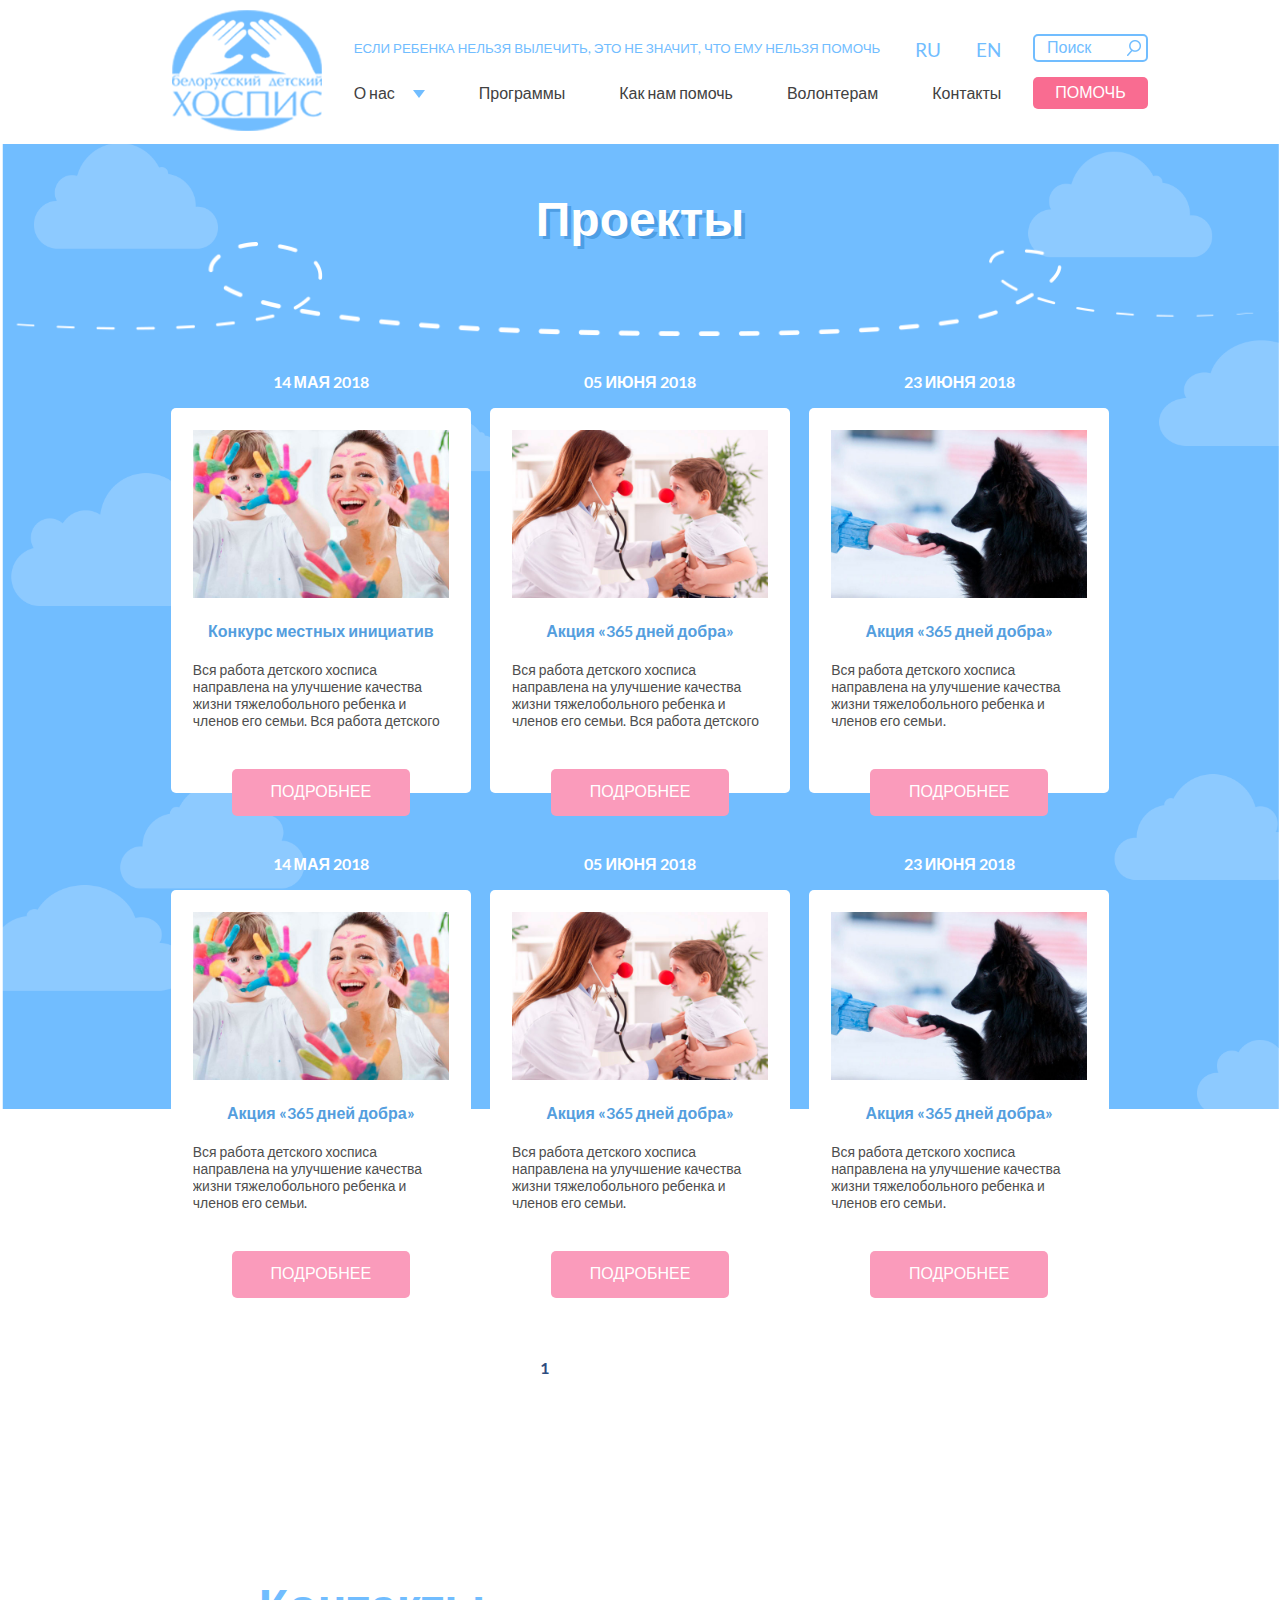
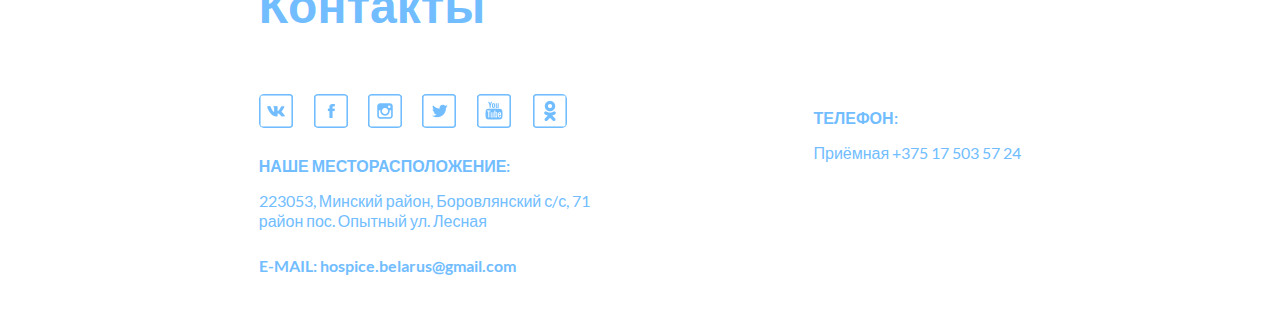
<file: projects.html>
<!DOCTYPE html>
	<html lang="ru">
	<head>
		<meta charset="UTF-8">
		<meta name="viewport" content="width=device-width, initial-scale=1, maximum-scale=1.0, user-scalable=no">  
		<title>Проекты</title>

		<meta name="description" content="Новости белорусского детского ХОСПИСА" />
		<meta name="keywords" content="Белорусский детский ХОСПИС" />
		<link rel="shortcut icon" href="img/favicon.ico">
		
		<link rel="stylesheet" type="text/css" href="libs/slick/slick.css"/>
		<link rel="stylesheet" type="text/css" href="libs/slick/slick-theme.css"/>
		<link rel="stylesheet" href="css/fonts.css" />
		<link rel="stylesheet" href="css/main.css" />
		<link rel="stylesheet" href="css/media.css" />
	</head>
	<body>
	
	<div class="projects">	

	<!--***************** Header-section *****************-->	

		<header class="header header--white">
			<div class="header__wrap">
				<a class="logo__wrap" href="home.html"> 
					<img class="logo"  src="img/logo-blue.png" alt="Logo">
				</a>	

				<div class="header__descr">	
					<div class="header__top">	
						<div class="header__text">Если ребенка нельзя вылечить, это не значит, что ему нельзя помочь</div>
						<div class="ru">RU</div>
						<div class="en">EN</div>							
					</div>
					
					<nav class="header__bottom">
						<a href="#" class="menu__icon">
							<span></span>
							<span></span>
							<span></span>
							<span></span>
						</a>
						<ul class="menu menu__links">
							<li class="menu__links-item menu__drop-down"><a href="#">О нас</a>
								<ul class="submenu">
						            <li class="submenu__links-item"><a class="submenu__links" href=#>История</a></li>
						            <li class="submenu__links-item"><a class="submenu__links" href="palliativ.html">Что такое паллиатив?</a></li>
						            <li class="submenu__links-item"><a class="submenu__links" href="team.html">Наша команда</a></li>
						            <li class="submenu__links-item"><a class="submenu__links" href=#>Наши попечители</a></li>
						            <li class="submenu__links-item"><a class="submenu__links" href="projects.html">Проекты</a></li>
						            <li class="submenu__links-item"><a class="submenu__links" href=#>Отчеты</a></li>
						            <li class="submenu__links-item"><a class="submenu__links" href=#>Лесная поляна</a></li>
						            <li class="submenu__links-item"><a class="submenu__links" href=#>Нам помогают</a></li>
						            <li class="submenu__links-item"><a class="submenu__links" href="library.html">Библиотека</a></li>
						            <li class="submenu__links-item"><a class="submenu__links" href="review.html">Отзывы</a></li>
						        </ul>
							</li>
							<li class="menu__links-item"><a href="#programmy">Программы</a></li>
							<li class="menu__links-item"><a href="help.html">Как нам помочь</a></li>
							<li class="menu__links-item"><a href="#volonteram">Волонтерам</a></li>
							<li class="menu__links-item"><a href="#">Контакты</a></li>
						</ul>
									            
					</nav><!-- /end of Header__bottom -->	
				
				</div><!-- /end of Header__descr -->

				<div class="logo__input">
					<form action="#" method="post" class="search">
						<input type="search" name="search" placeholder="Поиск" class="search__input" />
					</form>	
					<a href="donation.html" class="button button__help">Помочь</a>
				</div>
			</div><!-- /end of Header__wrap -->				
		</header>

	<!--********************* News-section *********************-->
	
		<section class="news section__bg">
			<h2 class="white__title">Проекты</h2>
			
			<img class="line" src="img/line.png" alt="line">

			<div class="news__container">
				
				<div class="news__wrap">
					<h3>14 МАЯ 2018</h3>
					<div class="news__item">
						<div class="news__item-wrap">						
							<img src="img/news/news1.jpg" alt="Colored hands">							
							<h4>Конкурс местных инициатив</h4>
							<div class="news__descr">Вся работа детского хосписа направлена на улучшение качества жизни тяжелобольного ребенка и членов его семьи. Вся работа детского хосписа направлена на улучшение качества жизни тяжелобольного ребенка и членов его семьи.</div>
						</div>	
						<a href="#" class="button button__more">Подробнее</a>

					<!-- Ribbon -->
						<div class="ribbon"><p class="ribbon__title">Актуален</p></div>
					    <div class="ribbon__triangle-l"></div>
					    <div class="ribbon__triangle-r"></div>
					<!-- /end of Ribbon   -->

					</div>
				</div>

				<div class="news__wrap">
					<h3>05 ИЮНЯ 2018</h3>
					<div class="news__item">
						<div class="news__item-wrap">
							<img src="img/news/news2.jpg" alt="Mother with son">
							<h4>Акция &#171;365 дней добра&#187;</h4>
							<div class="news__descr">Вся работа детского хосписа направлена на улучшение качества жизни тяжелобольного ребенка и членов его семьи. Вся работа детского хосписа направлена на улучшение качества жизни тяжелобольного ребенка и членов его семьи.</div>
						</div>	
						<a href="#" class="button button__more">Подробнее</a>

					<!-- Ribbon -->
						<div class="ribbon ribbon-blue"><p class="ribbon__title">Завершен</p></div>
					    <div class="ribbon__triangle-l ribbon__triangle-l-blue"></div>
					    <div class="ribbon__triangle-r ribbon__triangle-r-blue"></div>
					<!-- /end of Ribbon   -->

					</div>
				</div>

				<div class="news__wrap">
					<h3>23 ИЮНЯ 2018</h3>
					<div class="news__item">
						<div class="news__item-wrap">
							<img src="img/news/news3.jpg" alt="Wolf">
							<h4>Акция &#171;365 дней добра&#187;</h4>
							<div class="news__descr">Вся работа детского хосписа направлена на улучшение качества жизни тяжелобольного ребенка и членов его семьи.</div>
						</div>	
						<a href="#" class="button button__more">Подробнее</a>
					</div>
				</div>

				<div class="news__wrap">
					<h3>14 МАЯ 2018</h3>
					<div class="news__item">
						<div class="news__item-wrap">						
							<img src="img/news/news1.jpg" alt="Colored hands">							
							<h4>Акция &#171;365 дней добра&#187;</h4>
							<div class="news__descr">Вся работа детского хосписа направлена на улучшение качества жизни тяжелобольного ребенка и членов его семьи.</div>
						</div>	
						<a href="#" class="button button__more">Подробнее</a>
					</div>
				</div>

				<div class="news__wrap">
					<h3>05 ИЮНЯ 2018</h3>
					<div class="news__item">
						<div class="news__item-wrap">
							<img src="img/news/news2.jpg" alt="Mother with son">
							<h4>Акция &#171;365 дней добра&#187;</h4>
							<div class="news__descr">Вся работа детского хосписа направлена на улучшение качества жизни тяжелобольного ребенка и членов его семьи. </div>
						</div>	
						<a href="#" class="button button__more">Подробнее</a>
					</div>
				</div>

				<div class="news__wrap">
					<h3>23 ИЮНЯ 2018</h3>
					<div class="news__item">
						<div class="news__item-wrap">
							<img src="img/news/news3.jpg" alt="Wolf">
							<h4>Акция &#171;365 дней добра&#187;</h4>
							<div class="news__descr">Вся работа детского хосписа направлена на улучшение качества жизни тяжелобольного ребенка и членов его семьи.</div>
						</div>	
						<a href="#" class="button button__more">Подробнее</a>
					</div>
				</div>

			</div><!-- /end of News__container -->

		<!--Pagination-->
	     	<div class="pagination">
	            <ul>
	                 <li><a href="#" class="prev">&#9668;</a></li>
	                 <li class="active"><a href="#">1</a></li>
	                 <li><a href="#">2</a></li>
	                 <li><a href="#">3</a></li>
	                 <li><a href="#">4</a></li>
	                 <li><a href="#">5</a></li>
	                 <li><a href="#">6</a></li>
	                 <li><a href="#">...</a></li>
	                 <li><a href="#">18</a></li>
	                 <li><a href="#" class="next">&#9658;</a></li>
	            </ul>
	      	</div>
		<!-- /end of Pagination-->
			
			<img class="line-1" src="img/line.png" alt="line">

		</section><!-- /end of News -->

	<!--******* Contacts-section *******-->

		<section id="contacts" class="contacts contacts--white">
			<div class="contacts__container">
				
				<div class="contacts__wrap">
					<div class="contacts-1">
						<h2>Контакты</h2>
						<div class="scl__icons">
							<a href="#"><img src="img/scls-news/vk.png" alt="VK"></a>
							<a href="#"><img src="img/scls-news/fb.png" alt="Facebook"></a>
							<a href="#"><img src="img/scls-news/im.png" alt="Instagram"></a>
							<a href="#"><img src="img/scls-news/tw.png" alt="Twitter"></a>
							<a href="#"><img src="img/scls-news/yb.png" alt="Youtube"></a>
							<a href="#"><img src="img/scls-news/ok.png" alt="OK"></a>
						</div>					

						<h5>НАШЕ МЕСТОРАСПОЛОЖЕНИЕ:</h5>
						<p>223053, Минский район, Боровлянский с/с, 71<br> район пос. Опытный ул. Лесная</p>
						<h5>E-MAIL: <a class="mail" href="mailto:hospice.belarus@gmail.com">hospice.belarus@gmail.com</a></h5>
					</div>

					<div class="contacts-2">
						<h5>ТЕЛЕФОН:</h5>
						<!-- <p>Директор <a class="tel" href="tel:+375175035715">+375 17 503 57 15</a></p> -->
						<p>Приёмная <a class="tel" href="tel:+375175035724">+375 17 503 57 24</a></p>
						<!-- <p>Мобильный <a class="tel" href="tel:+375297777602">+375 29 777 76 02</a></p> -->
						<!-- <p>Координатор автоволонтеров <a class="tel" href="tel:+375256027873">+37525 602 78 73</a></p> -->
					</div>	
				</div><!-- /end of Contacts__wrap -->

			</div><!-- /end of Contacts__container -->
		</section><!-- /end of Contacts -->

	</div><!-- /end of Our__news -->

		<script src="libs/jquery/jquery-1.11.2.min.js"></script>
		<script src="libs/slick/slick.min.js"></script>
		<script src="js/common.js"></script>
			
	</body>
	</html>
</file>
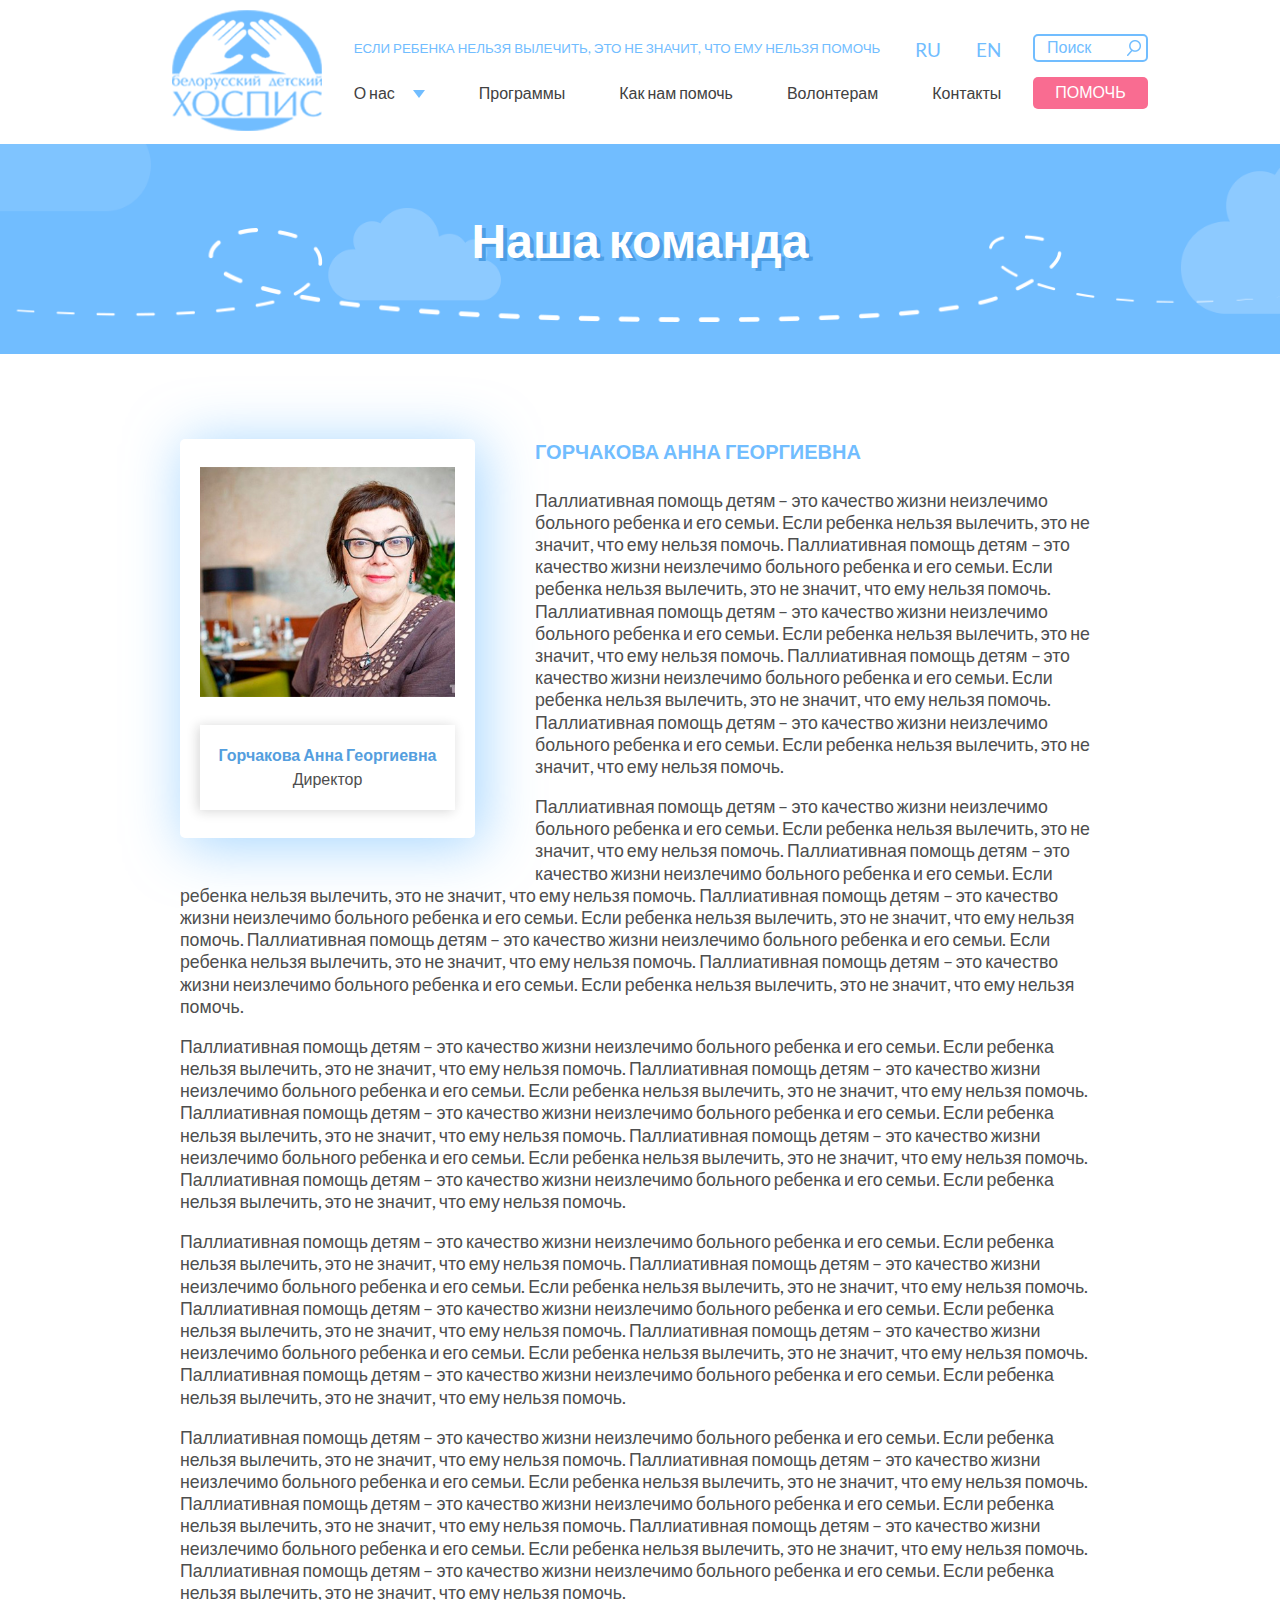
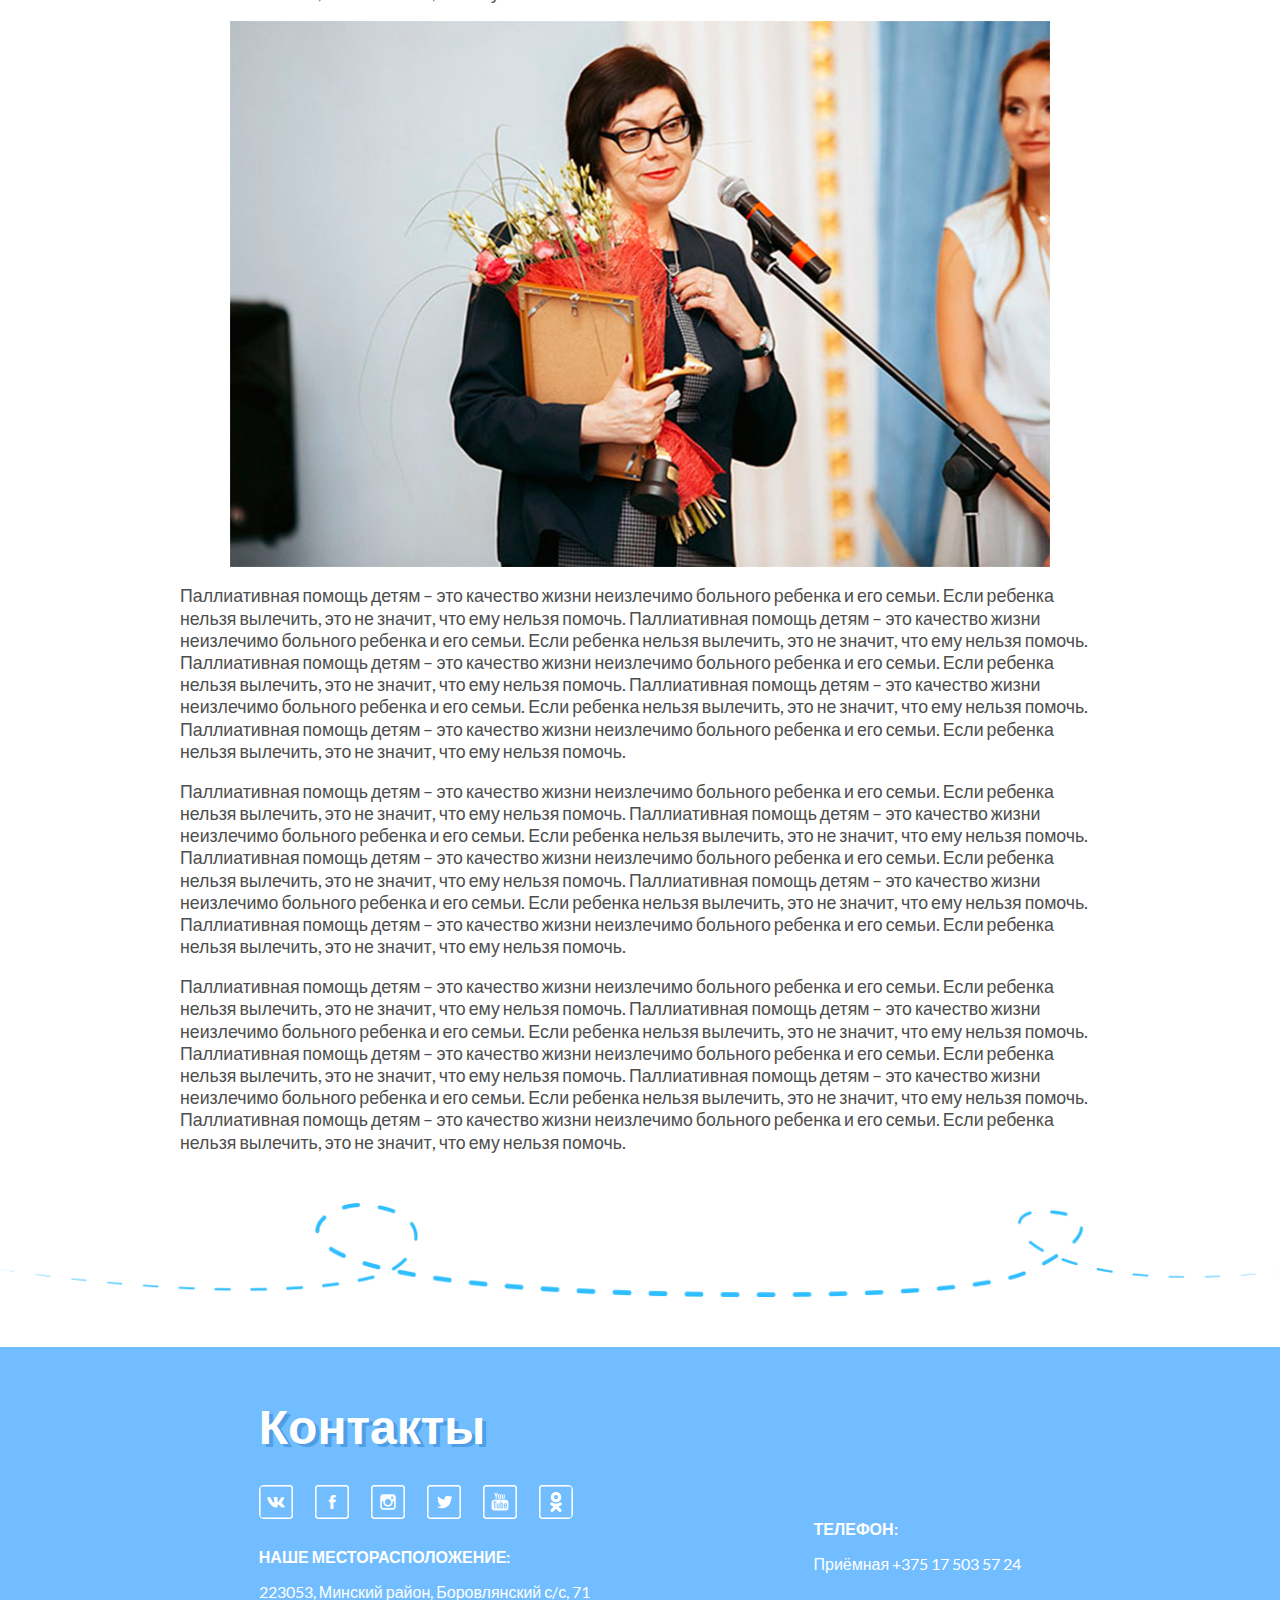
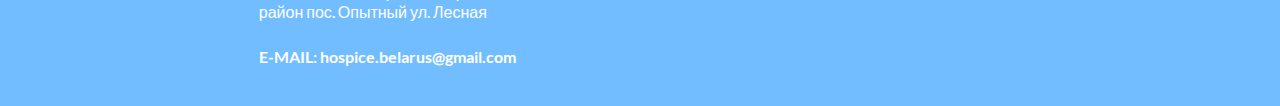
<file: team-page.html>
<!DOCTYPE html>
	<html lang="ru">
	<head>
		<meta charset="UTF-8">
		<meta name="viewport" content="width=device-width, initial-scale=1, maximum-scale=1.0, user-scalable=no">  
		<title>Наша команда</title>

		<meta name="description" content="Команда белорусского детского ХОСПИСА" />
		<meta name="keywords" content="Белорусский детский ХОСПИС" />
		<link rel="shortcut icon" href="img/favicon.ico">
		
		<link rel="stylesheet" type="text/css" href="libs/slick/slick.css"/>
		<link rel="stylesheet" type="text/css" href="libs/slick/slick-theme.css"/>
		<link rel="stylesheet" href="css/fonts.css" />
		<link rel="stylesheet" href="css/main.css" />
		<link rel="stylesheet" href="css/media.css" />
	</head>
	<body>
	
	<div class="team-page">	

	<!--************* Header-section *************-->	

		<header class="header header--white">
			<div class="header__wrap">
				<a class="logo__wrap" href="home.html"> 
					<img class="logo"  src="img/logo-blue.png" alt="Logo">
				</a>	

				<div class="header__descr">	
					<div class="header__top">	
						<div class="header__text">Если ребенка нельзя вылечить, это не значит, что ему нельзя помочь</div>
						<div class="ru">RU</div>
						<div class="en">EN</div>							
					</div>
					
					<nav class="header__bottom">
						<a href="#" class="menu__icon">
							<span></span>
							<span></span>
							<span></span>
							<span></span>
						</a>
						<ul class="menu menu__links">
							<li class="menu__links-item menu__drop-down"><a href="#">О нас</a>
								<ul class="submenu">
						            <li class="submenu__links-item"><a class="submenu__links" href=#>История</a></li>
						            <li class="submenu__links-item"><a class="submenu__links" href="palliativ.html">Что такое паллиатив?</a></li>
						            <li class="submenu__links-item"><a class="submenu__links" href="team.html">Наша команда</a></li>
						            <li class="submenu__links-item"><a class="submenu__links" href=#>Наши попечители</a></li>
						            <li class="submenu__links-item"><a class="submenu__links" href="projects.html">Проекты</a></li>
						            <li class="submenu__links-item"><a class="submenu__links" href=#>Отчеты</a></li>
						            <li class="submenu__links-item"><a class="submenu__links" href=#>Лесная поляна</a></li>
						            <li class="submenu__links-item"><a class="submenu__links" href=#>Нам помогают</a></li>
						            <li class="submenu__links-item"><a class="submenu__links" href="library.html">Библиотека</a></li>
						            <li class="submenu__links-item"><a class="submenu__links" href="review.html">Отзывы</a></li>
						        </ul>
							</li>
							<li class="menu__links-item"><a href="#programmy">Программы</a></li>
							<li class="menu__links-item"><a href="help.html">Как нам помочь</a></li>
							<li class="menu__links-item"><a href="#volonteram">Волонтерам</a></li>
							<li class="menu__links-item"><a href="#">Контакты</a></li>
						</ul>
									            
					</nav><!-- /end of Header__bottom -->	
				
				</div><!-- /end of Header__descr -->

				<div class="logo__input">
					<form action="#" method="post" class="search">
						<input type="search" name="search" placeholder="Поиск" class="search__input" />
					</form>	
					<a href="donation.html" class="button button__help">Помочь</a>	
				</div>
			</div><!-- /end of Header__wrap -->				
		</header>

	<!--************ Colored-title ************-->

		<section class="colored__title">
			<h2 class="white__title">Наша команда</h2>
			<img class="line" src="img/line.png" alt="line">
		</section>

	<!--**************** Team-page-descr ****************-->

		<div class="team-page__descr section__wrap">

			<div class="team-page__wrap section__padding">

				<div class="team__item">
					<div class="team__img">
						<img src="img/team/1.jpg" alt="Наша команда" class="team__img-item">
					</div>
					<a class="team__cell" href="team-page.html">
						<p class="team__name">Горчакова Анна Георгиевна</p>
						<p class="team__subtitle">Директор</p>
					</a>
				</div>

				<h3 class="team-page__subtitle page__subtitle">Горчакова Анна Георгиевна</h3>
				<p class="page__text">Паллиативная помощь детям – это качество жизни неизлечимо больного ребенка и его семьи. Если ребенка нельзя вылечить, это не значит, что ему нельзя помочь. Паллиативная помощь детям – это качество жизни неизлечимо больного ребенка и его семьи. Если ребенка нельзя вылечить, это не значит, что ему нельзя помочь. Паллиативная помощь детям – это качество жизни неизлечимо больного ребенка и его семьи. Если ребенка нельзя вылечить, это не значит, что ему нельзя помочь. Паллиативная помощь детям – это качество жизни неизлечимо больного ребенка и его семьи. Если ребенка нельзя вылечить, это не значит, что ему нельзя помочь. Паллиативная помощь детям – это качество жизни неизлечимо больного ребенка и его семьи. Если ребенка нельзя вылечить, это не значит, что ему нельзя помочь.</p>				
				<p class="page__text">Паллиативная помощь детям – это качество жизни неизлечимо больного ребенка и его семьи. Если ребенка нельзя вылечить, это не значит, что ему нельзя помочь. Паллиативная помощь детям – это качество жизни неизлечимо больного ребенка и его семьи. Если ребенка нельзя вылечить, это не значит, что ему нельзя помочь. Паллиативная помощь детям – это качество жизни неизлечимо больного ребенка и его семьи. Если ребенка нельзя вылечить, это не значит, что ему нельзя помочь. Паллиативная помощь детям – это качество жизни неизлечимо больного ребенка и его семьи. Если ребенка нельзя вылечить, это не значит, что ему нельзя помочь. Паллиативная помощь детям – это качество жизни неизлечимо больного ребенка и его семьи. Если ребенка нельзя вылечить, это не значит, что ему нельзя помочь.</p>
				<p class="page__text">Паллиативная помощь детям – это качество жизни неизлечимо больного ребенка и его семьи. Если ребенка нельзя вылечить, это не значит, что ему нельзя помочь. Паллиативная помощь детям – это качество жизни неизлечимо больного ребенка и его семьи. Если ребенка нельзя вылечить, это не значит, что ему нельзя помочь. Паллиативная помощь детям – это качество жизни неизлечимо больного ребенка и его семьи. Если ребенка нельзя вылечить, это не значит, что ему нельзя помочь. Паллиативная помощь детям – это качество жизни неизлечимо больного ребенка и его семьи. Если ребенка нельзя вылечить, это не значит, что ему нельзя помочь. Паллиативная помощь детям – это качество жизни неизлечимо больного ребенка и его семьи. Если ребенка нельзя вылечить, это не значит, что ему нельзя помочь.</p>
				<p class="page__text">Паллиативная помощь детям – это качество жизни неизлечимо больного ребенка и его семьи. Если ребенка нельзя вылечить, это не значит, что ему нельзя помочь. Паллиативная помощь детям – это качество жизни неизлечимо больного ребенка и его семьи. Если ребенка нельзя вылечить, это не значит, что ему нельзя помочь. Паллиативная помощь детям – это качество жизни неизлечимо больного ребенка и его семьи. Если ребенка нельзя вылечить, это не значит, что ему нельзя помочь. Паллиативная помощь детям – это качество жизни неизлечимо больного ребенка и его семьи. Если ребенка нельзя вылечить, это не значит, что ему нельзя помочь. Паллиативная помощь детям – это качество жизни неизлечимо больного ребенка и его семьи. Если ребенка нельзя вылечить, это не значит, что ему нельзя помочь.</p>
				<p class="page__text">Паллиативная помощь детям – это качество жизни неизлечимо больного ребенка и его семьи. Если ребенка нельзя вылечить, это не значит, что ему нельзя помочь. Паллиативная помощь детям – это качество жизни неизлечимо больного ребенка и его семьи. Если ребенка нельзя вылечить, это не значит, что ему нельзя помочь. Паллиативная помощь детям – это качество жизни неизлечимо больного ребенка и его семьи. Если ребенка нельзя вылечить, это не значит, что ему нельзя помочь. Паллиативная помощь детям – это качество жизни неизлечимо больного ребенка и его семьи. Если ребенка нельзя вылечить, это не значит, что ему нельзя помочь. Паллиативная помощь детям – это качество жизни неизлечимо больного ребенка и его семьи. Если ребенка нельзя вылечить, это не значит, что ему нельзя помочь.</p>

				<img src="img/team-page/1.jpg" alt="Teddy" class="page__img">
				
				<p class="page__text">Паллиативная помощь детям – это качество жизни неизлечимо больного ребенка и его семьи. Если ребенка нельзя вылечить, это не значит, что ему нельзя помочь. Паллиативная помощь детям – это качество жизни неизлечимо больного ребенка и его семьи. Если ребенка нельзя вылечить, это не значит, что ему нельзя помочь. Паллиативная помощь детям – это качество жизни неизлечимо больного ребенка и его семьи. Если ребенка нельзя вылечить, это не значит, что ему нельзя помочь. Паллиативная помощь детям – это качество жизни неизлечимо больного ребенка и его семьи. Если ребенка нельзя вылечить, это не значит, что ему нельзя помочь. Паллиативная помощь детям – это качество жизни неизлечимо больного ребенка и его семьи. Если ребенка нельзя вылечить, это не значит, что ему нельзя помочь.</p>
				<p class="page__text">Паллиативная помощь детям – это качество жизни неизлечимо больного ребенка и его семьи. Если ребенка нельзя вылечить, это не значит, что ему нельзя помочь. Паллиативная помощь детям – это качество жизни неизлечимо больного ребенка и его семьи. Если ребенка нельзя вылечить, это не значит, что ему нельзя помочь. Паллиативная помощь детям – это качество жизни неизлечимо больного ребенка и его семьи. Если ребенка нельзя вылечить, это не значит, что ему нельзя помочь. Паллиативная помощь детям – это качество жизни неизлечимо больного ребенка и его семьи. Если ребенка нельзя вылечить, это не значит, что ему нельзя помочь. Паллиативная помощь детям – это качество жизни неизлечимо больного ребенка и его семьи. Если ребенка нельзя вылечить, это не значит, что ему нельзя помочь.</p>
				<p class="page__text">Паллиативная помощь детям – это качество жизни неизлечимо больного ребенка и его семьи. Если ребенка нельзя вылечить, это не значит, что ему нельзя помочь. Паллиативная помощь детям – это качество жизни неизлечимо больного ребенка и его семьи. Если ребенка нельзя вылечить, это не значит, что ему нельзя помочь. Паллиативная помощь детям – это качество жизни неизлечимо больного ребенка и его семьи. Если ребенка нельзя вылечить, это не значит, что ему нельзя помочь. Паллиативная помощь детям – это качество жизни неизлечимо больного ребенка и его семьи. Если ребенка нельзя вылечить, это не значит, что ему нельзя помочь. Паллиативная помощь детям – это качество жизни неизлечимо больного ребенка и его семьи. Если ребенка нельзя вылечить, это не значит, что ему нельзя помочь.</p>
				
			</div>	<!-- /end of Team-page__wrap -->
			
		</div> <!-- /end of Team-page__descr -->

		<img class="line__blue" src="img/line-blue.png" alt="line">

	<!--**************** Contacts-section ****************-->

		<section id="contacts" class="contacts contacts--blue">
			<div class="contacts__container">
				
				<div class="contacts__wrap">
					<div class="contacts-1">
						<h2>Контакты</h2>
						<div class="scl__icons">
							<a href="#"><img src="img/scls/vk.png" alt="VK"></a>
							<a href="#"><img src="img/scls/fb.png" alt="Facebook"></a>
							<a href="#"><img src="img/scls/im.png" alt="Instagram"></a>
							<a href="#"><img src="img/scls/tw.png" alt="Twitter"></a>
							<a href="#"><img src="img/scls/yb.png" alt="Youtube"></a>
							<a href="#"><img src="img/scls/ok.png" alt="OK"></a>
						</div>					

						<h5>НАШЕ МЕСТОРАСПОЛОЖЕНИЕ:</h5>
						<p>223053, Минский район, Боровлянский с/с, 71<br> район пос. Опытный ул. Лесная</p>
						<h5>E-MAIL: <a class="mail" href="mailto:hospice.belarus@gmail.com">hospice.belarus@gmail.com</a></h5>
					</div>

					<div class="contacts-2">
						<h5>ТЕЛЕФОН:</h5>
						<!-- <p>Директор <a class="tel" href="tel:+375175035715">+375 17 503 57 15</a></p> -->
						<p>Приёмная <a class="tel" href="tel:+375175035724">+375 17 503 57 24</a></p>
						<!-- <p>Мобильный <a class="tel" href="tel:+375297777602">+375 29 777 76 02</a></p> -->
						<!-- <p>Координатор автоволонтеров <a class="tel" href="tel:+375256027873">+37525 602 78 73</a></p> -->
					</div>	
				</div><!-- /end of Contacts__wrap -->

			</div><!-- /end of Contacts__container -->
		</section><!-- /end of Contacts -->

	</div><!-- /end of Team-page -->

		<script src="libs/jquery/jquery-1.11.2.min.js"></script>
		<script src="libs/slick/slick.min.js"></script>
		<script src="js/common.js"></script>
			
	</body>
	</html>
</file>
<file: css/main.css>
html, body {
	width: 100%;
	margin: 0;
	padding: 0;
	font-family: 'Lato', sans-serif;
	font-size: 16px;
	overflow-x: hidden;
}
a.button,
.button {
	font-size: 1em;
	color: #fff;
	text-transform: uppercase;
	border-radius: 5px;
	border-color: transparent;
	margin-top: 15px;
	cursor: pointer;
}
input, 
.button, 
.button:hover, 
.button:active {
	outline: none;
}

/************** Header-section **************/

.header {
	padding: 10px 20px;
	width: 100%;
}
header.header--blue {
	background-color: #71bdff;
}
.header__fixed {
    position: fixed;
    /*padding: 5px 20px;*/
    top: 0;
    -webkit-box-shadow: 0 0 10px rgb(255, 255, 255);
    box-shadow: 0 0 10px rgb(255, 255, 255);
    z-index: 1000;
    -webkit-transition: all .5s ease-in-out;
    -o-transition: all .5s ease-in-out;
    transition: all .5s ease-in-out;
}
.header__wrap {
	width: 976px;
	max-width: 100%;
	height: auto;
	margin: 0 auto;
	display: -moz-flex;
	display: -ms-flex;
	display: -o-flex;
	display: -webkit-box;
	display: -ms-flexbox;
	display: flex;
	justify-content: space-between;
	-ms-align-items: center;
	align-items: center;
}
.logo {
	width: 150px;
	height: auto;
}
.header__top, 
.header__bottom {
	color: #fff;
	display: -webkit-box;
	display: -ms-flexbox;
	display: flex;
	-webkit-box-orient: horizontal;
	-webkit-box-direction: normal;
	    -ms-flex-direction: row;
	        flex-direction: row;
	-webkit-box-pack: start;
	    -ms-flex-pack: start;
	        justify-content: flex-start;
	padding: 0 20px;
}
.header__text {
	font-size: 0.8335em;
	text-transform: uppercase;
}
.ru, .en {
	font-size: 1.2em;
	line-height: 1;
	padding-left: 35px;
	cursor: pointer;
}
.ru:hover, 
.en:hover {
	color: #414141;
}
.search__input {
	padding-left: 12px;
	color: #fff;
	border-radius: 5px;
    border-color: #fff;
    width: 115px;
    height: 28px;
    background-color: #71bdff;
}
.search__input[type="search"]::-webkit-search-cancel-button { 
	-webkit-appearance: none; 
}
.search__input[type="search"] { 
    background: #71bdff;
    background: url(../img/search.png) no-repeat 95% 50%; 
    border: 2px solid #fff;
    font-size: 1em;
    line-height: 2.3;
}
::-webkit-input-placeholder { color: #fff; }
::-moz-placeholder {color: #fff; }
:-ms-input-placeholder { color: #fff; } 
:-o-input-placeholder { color: #fff; } 
.menu {	
	margin: 0;
    padding: 0;
    padding-top: 24px;
    width: 100%;
    list-style: none;
    display: -webkit-flex;
    display: -moz-flex;
    display: -ms-flex;
    display: -o-flex;
    display: flex;
    justify-content: space-between;
}
.menu__links-item {
	display: inline-block;
	list-style-type: none;
	font-size: 1em;
	position: relative;
	cursor: pointer;
}
.menu__links-item a {
	color: #414141;
	text-decoration: none;
}
.menu__links-item a:hover,
.menu__links-item a:active {
	color: #fff;
	border-bottom: 1px solid #fff;
}
.menu__drop-down {
	padding-right: 30px;
}
.menu__drop-down:after {
	position: absolute;
	border-top: 8px solid #71bdff;
    border-left: 6px solid rgba(0, 0, 0, 0);
    border-right: 6px solid rgba(0, 0, 0, 0);
    content: "";
    display: block;
    height: 0;
    vertical-align: top;
    width: 0;
    top: 7px;
    right: 0;
}
.menu__drop-down.menu__drop-down--active:after {
	border-top: 0;
	border-bottom: 8px solid #71bdff;
}
.header--blue .menu__drop-down:after {
	border-top: 8px solid #fff;
}
.header--blue .menu__drop-down.menu__drop-down--active:after {
	border-top: 0;
	border-bottom: 8px solid #fff;
}
.submenu--active {
	display: block !important;
}
ul.submenu {
    display: none;
    z-index: 1000;
    width: 194px;
    background-color: #59a9ef;
    padding: 10px;
    position: absolute;
    top: 61px;
    left: -20px;
    -webkit-transition: all 0.2s ease-out 0.15s;
    -o-transition: all 0.2s ease-out 0.15s;
    transition: all 0.2s ease-out 0.15s;
}
.submenu__links-item {
    display: block;
    border-bottom: 1px solid #fff;
    -webkit-transition: color 0.3s ease-out;
    -o-transition: color 0.3s ease-out;
    transition: color 0.3s ease-out;
}
.submenu__links {
    display: block;
    padding: 10px;
    padding-bottom: 5px;
    color: #414141;
    text-decoration: none;
    transition: all 0.3s ease-out;
}
.button__help {
	width: 115px;
	height: 32px;
	background-color: #f96c91;	
	margin-top: 15px;	
	display: block;
    text-decoration: none;
    text-align: center;
    line-height: 1.92;
}
.button:hover,
.review .review__form-button:hover {
	background-image: -webkit-gradient(linear, left top, left bottom, from(#e3bac8), to(#e3608c));
	background-image: -webkit-linear-gradient(#e3bac8, #e3608c);
	background-image: -o-linear-gradient(#e3bac8, #e3608c);
	background-image: linear-gradient(#e3bac8, #e3608c);
}

/************** Adaptive menu **************/

.menu__icon {
	display: none;
	width: 45px;
    height: 35px;
    position: relative;
    left: 0;
    bottom: -13px;
    cursor: pointer;
    margin-right: 20px;
}
.menu__icon span {
	display: block;
	position: absolute;
	height: 9px;
	width: 100%;
	background: #fff;
	border-radius: 9px;
	opacity: 1;
	left: 0;
	-webkit-transform: rotate(0deg);
		-ms-transform: rotate(0deg);
			transform: rotate(0deg);
	-webkit-transition: .25s ease-in-out;
	-o-transition: .25s ease-in-out;
	transition: .25s ease-in-out;
}
.menu__icon span:nth-child(1) {
	top: 0px;
}
.menu__icon span:nth-child(2), .menu__icon span:nth-child(3) {
	top: 13px;
}
.menu__icon span:nth-child(4) {
	top: 26px;
}
.header__bottom.menu_state_open .menu__icon span:nth-child(1) {
	top: 18px;
	width: 0%;
	left: 50%;
}
.header__bottom.menu_state_open .menu__icon span:nth-child(2) {
	-webkit-transform: rotate(45deg);
		-ms-transform: rotate(45deg);
			transform: rotate(45deg);
}
.header__bottom.menu_state_open  .menu__icon span:nth-child(3) {
	-webkit-transform: rotate(-45deg);
		-ms-transform: rotate(-45deg);
			transform: rotate(-45deg);
}
.header__bottom.menu_state_open  .menu__icon span:nth-child(4) {
	top: 18px;
	width: 0%;
	left: 50%;
}
.header__bottom.menu_state_open .menu__links {
	display: -webkit-box;
	display: -ms-flexbox;
	display: flex; 
	-webkit-box-orient: vertical; 
	-webkit-box-direction: normal; 
	    -ms-flex-direction: column; 
	        flex-direction: column;
	line-height: 30px; 
	position: absolute;   
    top: 143px;
    width: 100%;
    z-index: 900;
    background-color: #fff;
    left: 0;
    padding: 20px;
}
.header__bottom.menu_state_open .menu__links-item {
	width: fit-content;
}
.header__bottom.menu_state_open ul.submenu {
	top: 34px;
}
.header__bottom.menu_state_open .menu__drop-down:after {
	top: 11px;
}

/*************** Home-page/////Slider-main-section ************/

.slider__main {
	width: 100%;
	height: 716px;
	overflow: hidden;
}
.slider__section {
	width: 900px;
    max-width: 100%;
    height: auto;
    background-color: #fff;
    padding-top: 35px;
    margin: 0 auto;
}
.center img {
	width: 900px;
    height: auto;
}
.slick-list {
	overflow: visible !important;
}
.slider__main .slick-dots {
	bottom: 209px;
}
.slider__main .slick-dots li button:before {
	top: 63px !important;
	color: #71bdff !important;
	font-size: 15px;
}
.slider__main .slick-slider {
    margin:0 -69px;
}
.slider__main .slick-slide {
    text-align:center;
    margin-right: 90px;
    margin-left: 18px;
}
.slider__main h3 {
	position: relative;
    bottom: 537px;
    left: -166px;
    font-size: 3em;
    color: #fa9bbb;
}
.slider__section p {
	position: relative;
    bottom: 537px;
    left: 72px;
    font-size: 1em;
    color: #5a5a5a;
}
.slick-slide {
	outline: none !important;
}
.sponsors .slick-slide img {
	width: 100px;
}
.slider__section .button__more {
	position: absolute;
	background-color: #71bdff;
    top: 520px;
    margin-left: 70px;
    display: block;
    text-decoration: none;
    text-align: center;
    line-height: 2.8;
}
.slider__section .button__more:hover {
	background-image: -webkit-gradient(linear, left top, left bottom, from(#a0d0f9), to(#52a1e7));
	background-image: -webkit-linear-gradient(#a0d0f9, #52a1e7);
	background-image: -o-linear-gradient(#a0d0f9, #52a1e7);
	background-image: linear-gradient(#a0d0f9, #52a1e7);
}

/*************** Home-page///Description-section ***************/

.description {
	background-color: #fff;
    max-width: 830px;
    width: 100%;
    height: auto;
    margin: 0 auto 5em;
}
.description h2 {
	color: #71bdff;
	font-size: 3em;
	font-weight: bold;
	text-align: center;
	padding: 10px 10px 30px;
	margin-bottom: 0;
	margin-top: 50px;
}
.description__wrap p {
	padding: 0 20px;
}
.description__wrap .button__more {
	background-color: #71bdff;
	display: block;
    text-decoration: none;
    text-align: center;
    line-height: 2.8;
}
.description__wrap .button__more:hover {
    background-image: -webkit-gradient(linear, left top, left bottom, from(#a0d0f9), to(#52a1e7));
    background-image: -webkit-linear-gradient(#a0d0f9, #52a1e7);
    background-image: -o-linear-gradient(#a0d0f9, #52a1e7);
    background-image: linear-gradient(#a0d0f9, #52a1e7);
}

/************** Home-page///News-section **************/

.news {
	background-attachment: fixed;
	background-image: url(../img/news-bg.png);
	background-size: cover;
    background-repeat: no-repeat;
    background-position: center center;
    width: 100%;
	height: auto;
	margin: 0 auto;
}
.line,
.line__blue {
	max-width: 100%;
    margin: 0 auto;
    display: block;
}
.white__title {
	color: #fff;
	font-size: 3em;
	font-weight: bold;
	line-height: 1;
	text-align: center;
	padding-top: 50px;
	margin-bottom: 0;
	margin-top: 0;
    text-shadow: 4px 3px 0px #4d9ee4;
}
.news__container {
	width: 960px;
	max-width: 100%;
	margin: 0 auto;
	display: -webkit-box;
	display: -ms-flexbox;
	display: flex;
 	-webkit-box-align: start;
 	    -ms-flex-align: start;
 	        align-items: flex-start; 
	-webkit-box-pack: center; 
	    -ms-flex-pack: center; 
	        justify-content: center;
	-ms-flex-wrap: wrap;
	    flex-wrap: wrap;
	padding-top: 20px;
}
.news__wrap {
	width: 300px;
	height: auto;
	display: -webkit-box;
	display: -ms-flexbox;
	display: flex;
	-webkit-box-orient: vertical;
	-webkit-box-direction: normal;
	    -ms-flex-direction: column;
	        flex-direction: column;
	-webkit-box-pack: center;
	    -ms-flex-pack: center;
	        justify-content: center;
	padding-bottom: 45px;        
	margin: 0 1%;
	cursor: pointer;
}
.news__wrap h3 {
	color: #fff;
	font-size: 1em;
	font-weight: bold;
	text-align: center;
	text-transform: uppercase;
}
.news__item {
	border-radius: 5px;
	background-color: #fff;
}
.news__item-wrap {
	padding: 22px;
	padding-bottom: 0;
}
.news__item-wrap img {
	width: 435px;
	max-width: 100%;
	height: 168px;
	object-fit: cover;
}
.news__item-wrap h4 {
	font-size: 1.2em;
	font-weight: bold;
	color: #549ede;
	text-align: center;
	margin-top: 20px;
	margin-bottom: 20px;
}
.news__descr {
	font-size: 0.87em;
	color: #4e4e4e;
	height: 70px;
	overflow: hidden;
	-webkit-transition: height 0.3s ease-out;
	-o-transition: height 0.3s ease-out;
	transition: height 0.3s ease-out;
}
.button__more {
	width: 178px;
    height: 47px;
    background-color: #fa9bbb;
    display: block;
    margin: 0 auto;
    position: relative;
    top: 23px;
    text-decoration: none;
    text-align: center;
    line-height: 2.8;
}
.news__more {
	display: block;
	font-size: 1em;
	color: #fff;
	text-align: center;
	cursor: pointer;
	padding-top: 35px;
    padding-bottom: 50px;
	text-decoration: none;
}
.news__more:hover {
	color: #414141;
}

/************ Home-page///Sponsors-section ************/

.sponsors {
	background-color: #fff;
    width: 1170px;
    max-width: 100%;
    height: 400px;
    margin: 0 auto;
    padding: 0 10px;
}
.sponsors h2 {
	color: #6eace1;
	font-size: 3em;
	font-weight: bold;
	text-align: center;
	padding-top: 10px;
	padding-bottom: 30px;
}
.sponsors__wrap {
	width: 100%;
}
.sponsors .slick-dots li button:before {
	color: #71bdff !important;
	font-size: 15px;
}
.sponsors .slick-list {
	padding-bottom: 53px;
	overflow:hidden !important;
}
.sponsors .slick-prev {
    top: 30%;
    left: -118px;
    height: 62px;
    width: 62px;
    background: url("../img/prev.png") no-repeat 0 0;
}
.sponsors .slick-next {
    top: 30%;
    right: -93px;
    height: 62px;
    width: 62px;
    background: url("../img/next.png") no-repeat 0 0; 
}
.slick-prev:before, .slick-next:before {
    content: none;
}
.slick-slide img {
	margin: 0 auto !important;
}

/**************** Contacts-section ****************/

.contacts {
	width: 100%;
	background-color: #71bdff;
}
.contacts__container {
	color: #fff;
    padding: 50px 20px 25px;
    display: -webkit-box;
    display: -ms-flexbox;
    display: flex;
    -webkit-box-orient: horizontal;
    -webkit-box-direction: normal;
    -ms-flex-direction: row;
    flex-direction: row;
    -webkit-box-pack: justify;
        -ms-flex-pack: justify;
            justify-content: space-between;
    -ms-align-items: center;
            align-items: center;        
    width: 77%;
    margin: 0 auto;
}
.contacts__wrap h2 {
	color: #fff;
	font-size: 3em;
	font-weight: bold;
    text-shadow: 4px 3px 0px #4d9ee4;
    margin-top: 0;
    margin-bottom: 30px;
}
.contacts__wrap h5, 
.contacts__wrap p {
	font-size: 1em;
}
.contacts__wrap h5 {
	margin-top: 25px;
	margin-bottom: 15px;
}
.contacts__wrap p {
	margin-bottom: 10px;
	margin-top: 10px;
}
.scl__icons {
	display: inline-block;
}
.scl__icons a {
	padding-right: 15px;
}
.scl__icons img {
	border-radius: 5px;
}
.tel, .mail {
	color: #fff;
	text-decoration: none;
}
.tel:hover, .mail:hover {
	color: #414141;
}
.contacts__map {
	max-width: 100%;
}
#map { 
    position: relative; 
}
#Ymap { 
    height: 100%; 
    position: absolute; 
    top: 0; 
    left: 0; 
    width: 100%; 
}
.ymaps-2-1-68-svg-icon-content ymaps {
	position: absolute;
    left: -30px;
    top: -35px;
    width: 60px;
    height: 85px;
    background-position: 0px 0px;
    background-size: 60px 85px;
	background-image: url(../img/marker.png);
	z-index: 1000;
}
.map__wrap {
    position: relative;
}

/**********!!!!!!!!!!!!! Header-white !!!!!!!!!!!!!***********/

header.header--white {
	background-color: #fff;
}
.header--white .header__top, 
.header--white .header__bottom {
	color: #71bdff;
}
.header--white .menu__links-item a:hover,
.header--blue .header__bottom.menu_state_open .menu__links-item a:hover {
    color: #71bdff;
    border-bottom: 1px solid #71bdff;
}
.header--white .submenu--active .submenu__links:hover,
.header--blue .submenu--active .submenu__links:hover {
    color: #fff;
    border: none;
}
.header--white ::-webkit-input-placeholder { color: #71bdff; }
			::-moz-placeholder {color: #71bdff; }
			:-ms-input-placeholder { color: #71bdff; } 
			:-o-input-placeholder { color: #71bdff; } 
.header--white .search__input[type="search"] { 
    background: url(../img/search-blue.png) no-repeat 95% 50%; 
    border: 2px solid #71bdff;
}
.header--white .search__input {
    color: #71bdff;
}
.header--white .menu__icon span {
	background: #71bdff;
}

/*************!!!!!!!!!!!!! Our__news-page !!!!!!!!!!!!!*************/

.section__bg {
	background-image: url(../img/news-bg-blue.png);
	background-size: cover;
    background-repeat: no-repeat;
    background-position: center center;
    background-attachment: fixed;
}
.pagination {
	padding: 20px; 
	clear: both;
	position: relative;
    z-index: 1;
}
.pagination ul {
	text-align: center;
	padding: 0;
}
.pagination ul li {
	display: inline-block; 
	margin: 0 1px; 
	vertical-align: middle; 
	line-height: 12px; 
	padding: 2px 6px;
}
.pagination ul li a, 
.pagination ul li span {
	color: #fff;
	text-decoration: none;
} 
.pagination ul li a:hover, 
.pagination ul li span:hover {
	color: #666f80; 
	border-radius: 1px;
}
.pagination ul li a.prev, 
.pagination ul li a.next {
	font-weight: bold;
}
.pagination ul li.active a, 
.pagination ul li.active span {
	color: #2d4c80; 
	font-size: 16px; 
	font-weight: bold;
}
.pagination ul li.active a:hover, 
.pagination ul li.active span:hover {
	background: none;
} 
.pagination ul li.active a {
	color: #2d4c80; 
	font-size: 16px; 
	font-weight: bold;
}
.line-1 {
	max-width: 100%;
	display: block;
	margin: 0 auto;
	margin-top: -50px;
    padding-bottom: 60px;
    position: relative;
    z-index: 0;
}

/***********!!!!!!!!!!!!! Contacts-white !!!!!!!!!!!!!***********/

.contacts--white {
    background-color: #fff;
}
.contacts--white .contacts__wrap h2 {
	color: #71bdff;
	font-size: 3em;
	font-weight: bold;
	text-shadow: none;
	text-align: left;
	padding-top: 10px;
	padding-bottom: 30px;
}
.contacts--white .contacts__container {
	display: block;
	color: #71bdff;
}
.contacts--blue .contacts__wrap,
.contacts--white .contacts__wrap {
	display: -moz-flex;
	display: -ms-flex;
	display: -o-flex;
	display: -webkit-box;
	display: -ms-flexbox;
	display: flex;
	-moz-flex-direction: row;
	-ms-flex-direction: row;
	-o-flex-direction: row;
	-webkit-box-orient: horizontal;
	-webkit-box-direction: normal;
	        flex-direction: row;
	-ms-flex-pack: distribute;
	    justify-content: space-around;
	-ms-align-items: center;
	align-items: center;
}
.contacts--white .contacts__wrap .tel, 
.contacts--white .contacts__wrap .mail  {
    color: #71bdff;
}
.contacts--white .contacts__wrap .tel:hover, 
.contacts--white .contacts__wrap .mail:hover {
    color: #414141;
}

/**********!!!!!!!!!!!!! Palliativ !!!!!!!!!!!!!***********/

.colored__title {
	background-image: url(../img/news-bg.png);
	background-size: cover;
    background-repeat: no-repeat;
    background-position: center bottom;
    background-attachment: fixed;
    width: 100%;
	height: 150px;
	display: flex;
    flex-direction: column;
    align-items: center;
    justify-content: space-around;
    padding-top: 30px;
    padding-bottom: 30px;
}
.colored__title .white__title {
	margin: 0;
	padding: 0 10px;
	position: relative;
    z-index: 25;
    top: 40px;;
}
.section__wrap {
	width: 960px;
    max-width: 100%;
    margin: 0 auto;
    padding-top: 20px;
}
.section__padding {
	padding: 0 20px;
}
.page__text {	
	font-size: 1.11em;
	line-height: 1.25;
    color: #4e4e4e;
}
.page__subtitle {
	font-size: 1.25em;
	line-height: 1.25;
  	color: rgb(113, 189, 255);
  	text-transform: uppercase;
  	margin: 25px 0;
}
.page__img {
	display: block;
	width: 820px;
	max-width: 100%;
	height: auto;
	margin: 0 auto;
}
.palliativ__descr ul {
	padding: 0;
	list-style-type: none;
}
.palliativ__descr ul li {
	position: relative;
	padding-left: 20px;
}
.palliativ__descr ul li:before {
	position: absolute;
    content: "-";
    top: 0;
    left: 0;
}
.palliativ__order {
	counter-reset:oli;
  	list-style-type:none;
  	padding: 0;
}
.palliativ__order li {
	counter-increment:oli;
}
.palliativ__order li:before {
	position: absolute;
	content: counter(oli)". ";
    font-weight: bold;
    font-size: 1.2em;
    color: #4e4e4e;
    display: inline-block;
    min-width: 2em;
    text-align: left;
    line-height: 1.21;
}
.palliativ__strong {
	padding-left: 25px;
}
.form__title {
  	font-size: 1.11em;
  	color: rgb(113, 189, 255);
  	font-weight: bold;
  	text-transform: uppercase;
  	line-height: 1.875;
}
.comments__wrap,
.review__form-wrap {
	display: -webkit-flex;
	display: -moz-flex;
	display: -ms-flex;
	display: -o-flex;
	display: flex;
	-ms-align-items: flex-end;
	align-items: flex-end;
}
.comments__label,
.comments__input,
.review__form-label,
.review__form-input {
	display: -webkit-flex;
	display: -moz-flex;
	display: -ms-flex;
	display: -o-flex;
	display: flex;
	-webkit-flex-direction: column;
	-moz-flex-direction: column;
	-ms-flex-direction: column;
	-o-flex-direction: column;
	flex-direction: column;
}
.comments__textarea,
.review__form-textarea {
	margin-right: 55px;
}
.comments__area,
.comments__input-data,
.review__form-area,
.review__form-input-data {
  	border: 1.5px solid rgb(113, 189, 255);
  	border-radius: 3px;
  	padding-left: 10px;
}
.comments__area,
.review__form-area {
	padding-top: 10px;
}
.comments__input-data,
.review__form-input-data {
	margin-top: 29px;
	color: rgb(113, 189, 255);
    width: 230px;
    max-width: 100%;
    height: 32px;
}
.comments__button,
.review__form-button {
  	border-radius: 3px;
  	background-color: rgb(113, 189, 255);
  	width: 243px;
  	height: 33px;
  	margin-top: 29px;
  	text-transform: none;
}
.comments__button:hover,
.review__form-button:hover {
	background-image: linear-gradient(#a0d0f9, #52a1e7);
}
.line__blue {
	margin: 50px auto;
}
.palliativ ::-webkit-input-placeholder,
.review ::-webkit-input-placeholder { color: #4e4e4e; }
.palliativ ::-moz-placeholder,
.review ::-moz-placeholder {color: #4e4e4e; }
.palliativ :-ms-input-placeholder,
.review :-ms-input-placeholder { color: #4e4e4e; } 
.palliativ :-o-input-placeholder,
.review :-o-input-placeholder { color: #4e4e4e; } 
.palliativ textarea::-webkit-input-placeholder,
.review textarea::-webkit-input-placeholder {
	color: #4e4e4e;
	font-family: Arial;
}
.contacts--blue .contacts__container {
	display: block;
}

/*************!!!!!!!!!!!!! Library-page !!!!!!!!!!!!!*************/

.library__text,
.team__text {
  	font-size: 1.111em;
  	color: rgb(255, 255, 255);
  	line-height: 1.55;
  	margin-top: 40px;
  	margin-bottom: 40px;
  	padding: 0 20px;
}
.library .news__wrap {
	margin: 0 3% 7%;
}

/*************!!!!!!!!!!!!! Review-page !!!!!!!!!!!!!************/

.review__container {
	width: 960px;
    max-width: 100%;
    margin: 0 auto;
    display: -webkit-flex;
    display: -moz-flex;
    display: -ms-flex;
    display: -o-flex;
    display: flex;
    -webkit-flex-direction: column;
    -moz-flex-direction: column;
    -ms-flex-direction: column;
    -o-flex-direction: column;
    flex-direction: column;
}
.review__wrapper {
	padding: 0 20px;
}
.review__item {
	position: relative;
  	background-color: rgb(255, 255, 255);
  	box-shadow: -1.147px 1.638px 11.4px 0.6px rgba(24, 20, 20, 0.18);
  	border-radius: 4px;
  	max-width: 670px;
    height: 160px;
    padding: 35px 30px 55px;
    margin-top: 90px;
}
.review__item:before {
   	content: '';
    border: 1px solid transparent;
    border-right: 40px solid transparent;
    border-bottom: 56px solid white;
    position: absolute;
    left: 12%;
    top: -52px;
    transform: rotate(-11deg);
    width: 0;
}
.review__wrapper-right {
	-ms-align-self: flex-end;
	align-self: flex-end;
}
.review__wrap {
	overflow: hidden;
	line-height: 20px;
	display: -webkit-box;
	-webkit-line-clamp: 7;
	-webkit-box-orient: vertical;
}
.review__item.open {
	height: auto;
}
.review__item.open .review__wrap {
    -webkit-line-clamp: inherit;
}
.review__text {
  	font-size: 1em;
  	color: rgb(78, 78, 78);
  	line-height: 1.4;
  	margin: 0;
  	height: auto;
}
.review__name {
  	font-size: 1.11em;
  	color: rgb(113, 189, 255);
  	line-height: 1.157;
  	float: right;
}
.review__button {
	font-size: 2.5em;
    color: #71bdff;
    position: absolute;
    bottom: 7px;
    left: 50%;
    -webkit-transform: translate(-50%) rotate(-90deg);
    -ms-transform: translate(-50%) rotate(-90deg);
    -o-transform: translate(-50%) rotate(-90deg);
    transform: translate(-50%) rotate(-90deg);
    cursor: pointer;
}
.review__item:hover .review__button {
	-webkit-animation: swing 0.6s ease;
	-o-animation: swing 0.6s ease;
  	animation: swing 0.6s ease;
   	animation-iteration-count: infinite;
}
@keyframes swing {
  	15% {
  		-webkit-transform: translate(-50%) rotate(-90deg) translateX(9px);
  		-ms-transform: translate(-50%) rotate(-90deg) translateX(9px);
  		-o-transform: translate(-50%) rotate(-90deg) translateX(9px);
    	transform: translate(-50%) rotate(-90deg) translateX(9px);
  	}
  	50% {
  		-webkit-transform: translate(-50%) rotate(-90deg) translateX(6px);
  		-ms-transform: translate(-50%) rotate(-90deg) translateX(6px);
  		-o-transform: translate(-50%) rotate(-90deg) translateX(6px);
    	transform: translate(-50%) rotate(-90deg) translateX(6px);
  	}
  	100% {
  		-webkit-transform: translate(-50%) rotate(-90deg) translateX(0);
  		-ms-transform: translate(-50%) rotate(-90deg) translateX(0);
  		-o-transform: translate(-50%) rotate(-90deg) translateX(0);
    	transform: translate(-50%) rotate(-90deg) translateX(0);
  	}
}
.review__item.open .review__button {
	-webkit-transform: translate(-50%) rotate(90deg);
  	-ms-transform: translate(-50%) rotate(90deg);
  	-o-transform: translate(-50%) rotate(90deg);
	transform: translate(-50%) rotate(90deg);
	-webkit-animation: none;
	-o-animation: none;
	animation: none;
}
.review__form-subtitle {
	color: #fff;
}
.review__form-area,
.review__form-input-data {
	border: 1.5px solid transparent;
}
.review__form-label {
	width: 100%;
    padding: 0 20px;
}
.review__form-button {
	background-color: #f96c91;
}
.review__form {
	padding-top: 40px;
	padding-bottom: 40px;
}

/****************!!!!!!!!!!!!!! Team-page !!!!!!!!!!!!!!*****************/

.team__container {
	width: 960px;
	max-width: 100%;
	margin: 0 auto;
	padding-top: 20px;
	padding-bottom: 60px;
}
.team__title {
  	font-size: 1.8em;
  	color: rgb(255, 255, 255);
  	line-height: 0.926;
  	text-shadow: 4.774px 5.119px 0px rgba(84, 154, 214, 0.64);
	text-align: center;
}
.team__wrap {
	height: auto;
	display: -ms-grid;
    display: grid;
    padding: 22px 20px;
    grid-template-columns: repeat(auto-fill, minmax(285px, 1fr));
    margin: 0 auto;
    grid-column-gap: 1.2em;
    grid-row-gap: 2.5em;
}
.team__item {
  	border-radius: 5px;
    background-color: rgb(255, 255, 255);
    box-shadow: 5.314px 5.314px 55.86px 1.14px rgba(113, 189, 255, 0.64);
    width: 255px;
    height: auto;
    padding: 28px 20px;
    margin: 0 auto;
}
.team__img {
	max-width: 100%;
    height: 230px;
    overflow: hidden;
    position: relative;
} 
.team__img-item {
	min-width: 100%;
    height: 100%;
    position: absolute;
    top: 0;
    left: 50%;
    -webkit-transform: translate(-50%);
    -ms-transform: translate(-50%);
    -o-transform: translate(-50%);
    transform: translate(-50%);
}
.team__cell {
	font-size: 1em;
	margin-top: 28px;
  	box-shadow: -1.147px 1.638px 11.4px 0.6px rgba(24, 20, 20, 0.18);
  	height: 85px;
  	display: -webkit-flex;
  	display: -moz-flex;
  	display: -ms-flex;
  	display: -o-flex;
  	display: flex;
    -webkit-flex-direction: column;
    -moz-flex-direction: column;
    -ms-flex-direction: column;
    -o-flex-direction: column;
    flex-direction: column;
    justify-content: center;
    -ms-align-items: center;
    align-items: center;
    padding: 0 10px;
    cursor: pointer;
    text-decoration: none;
}
.team__cell:hover  {
	box-shadow: 0.314px 4.314px 46.86px 0.14px rgba(113, 189, 255, 0.64);
}
.team__name {
  	color: rgb(84, 158, 222);
  	font-weight: bold;
  	line-height: 1.2;
  	text-align: center;
  	margin: 0;
}
.team__subtitle {
  	color: rgb(78, 78, 78);
    text-align: center;
    line-height: 1.3;
    margin: 0;
    padding-top: 5px;
}

/************!!!!!!!!!!! Team-page !!!!!!!!!!!************/

.team-page__descr {
	padding-top: 60px;
}
.team-page .team__item {
	float: left;
	margin-right: 60px;
	margin-bottom: 30px;
}

/************!!!!!!!!!!!!! Projects-page !!!!!!!!!!!!!************/

.projects .news__item {
	position: relative;
}
.ribbon,
.ribbon__triangle-l,
.ribbon__triangle-r {
	opacity: 0;
	transition: opacity 0.3s ease-out;
}
.ribbon {
    position: absolute;
    left: 155px;
    top: 35px;
   	border-bottom: 40px solid #fa9bbb;
    border-left: 33px solid transparent;
    border-right: 44px solid transparent;
    height: 0;
    width: 125px;
    -webkit-transform: rotate(49deg);
    -ms-transform: rotate(49deg);
    -o-transform: rotate(49deg);
    transform: rotate(49deg);
    z-index: 100;
}
.ribbon__title {
    font-size: 17px;
    line-height: 1.4;
    color: #fff;
    padding-top: 6px;
    text-shadow: 1px 1px 2px rgba(0,0,0,0.2);
    text-align: center;
    margin: 0;
}
.ribbon__triangle-l {   
    position: absolute;
    left: 175px;
    top: -8px;
    z-index: 100;
    width: 0;
	height: 0;
	border-bottom: 8px solid #c66d90; 
	border-right: 8px solid transparent;	
}
.ribbon__triangle-r {
    position: absolute;
    left: 300px;
    top: 135px;
    z-index: 100;
    width: 0;
    height: 0;
    border-bottom: 9px solid #c66d90;
    border-right: 7px solid transparent;
}
.projects .news__item:hover .ribbon,
.projects .news__item:hover .ribbon__triangle-l,
.projects .news__item:hover .ribbon__triangle-r {
	opacity: 1;
}
.ribbon-blue {
	border-bottom: 40px solid #5cc7e7;
}
.ribbon__triangle-l-blue {
	border-bottom: 8px solid #37a3c7;
}
.ribbon__triangle-r-blue {
	border-bottom: 9px solid #37a3c7;
}
.projects .news__item-wrap h4 {
	font-size: 1em;
}

/************!!!!!!!!!!!! Help-page !!!!!!!!!!!!************/

.help .news__container {
	padding-top: 50px;
	padding-bottom: 50px;
}
.help .news__item-wrap h4 {
	font-size: 1em;
}
.help__img {
	max-width: 100%;
    height: 170px;
    overflow: hidden;
    position: relative;
} 
.help__img-item {
	min-width: 100%;
    height: 100%;
    position: absolute;
    top: 0;
    left: 50%;
    -webkit-transform: translate(-50%);
    -ms-transform: translate(-50%);
    -o-transform: translate(-50%);
    transform: translate(-50%);
}
.help .button__more {
	position: inherit;
    margin-bottom: 30px;
    background-color: #f96c91;
    display: block;
    text-decoration: none;
    text-align: center;
    line-height: 2.8;
}
.news__item {
	transition: 0.3s ease-out;
}
.news__item:hover {
	transform: scale(1.025);
}

/************!!!!!!!!!! Donation-page !!!!!!!!!!************/

.donation__container {
	width: 780px;
    max-width: 100%;
    margin: 0 auto;
    padding-top: 20px;
    padding-bottom: 60px;
}
.summ__title {
	font-size: 1.8em;
    color: rgb(255, 255, 255);
    line-height: 1.2;
    text-shadow: 4.774px 5.119px 0px rgba(84, 154, 214, 0.64);
    text-align: center;
    padding-left: 10px;
    padding-right: 10px;
}
.summ {
	height: auto;
	display: -ms-grid;
    display: grid;
    padding: 22px 20px;
    grid-template-columns: repeat(auto-fill, minmax(230px, 1fr));
    margin: 0 auto;
    grid-gap: 0.625em;
}
.summ__item {
  	border-radius: 5px;
  	background-color: rgb(255, 255, 255);
  	box-shadow: 11.314px 11.314px 55.86px 1.14px rgba(113, 189, 255, 0.64);
  	font-size: 1.5em;
  	color: rgb(65, 65, 65);
  	line-height: 1.2;
  	text-align: center;
  	padding: 25px;
  	cursor: pointer;
  	transition: color 0.3s ease-out, background-color 0.3s ease-out;
}
.summ__item:hover,
.summ__item:active,
.summ__item:focus {
  	background-color: #59a9ef;
  	color: #fff;
}
.monthly,
.approve {
	padding: 30px 20px;
	display: -webkit-flex;
	display: -moz-flex;
	display: -ms-flex;
	display: -o-flex;
	display: flex;
	justify-content: space-between;
	-ms-align-items: center;
	align-items: center;
}
.monthly__title {
	font-size: 1.8em;
    color: rgb(255, 255, 255);
    line-height: 0.926;
    text-shadow: 4.774px 5.119px 0px rgba(84, 154, 214, 0.64);
    margin: 0;
    padding-bottom: 13px;
    padding-right: 10px;
    border-bottom: 2px dashed #fff;
}
input.input__checkbox {
    display: none;
}
.donation__checkbox span {
  	width: 15.8px;
    height: 14.4px;
    border: 6px solid #fff;
    border-right: 9px solid #fff;
    display: inline-block;
    position: relative;
    background-color: rgb(89, 169, 239);
    border-radius: 5px;
}
[type=checkbox]:checked + span:before {
    content: '\2713';
    position: absolute;
    top: 0px;
    left: 0px;
    font-size: 13px;
    font-weight: bold;
    color: #fff;
    line-height: 1.2;
    background-color: rgb(89, 169, 239);
    text-align: center;
    width: 15.8px;
    height: 14.4px;
}
.payment {
  	border-radius: 5px;
  	background-color: rgb(255, 255, 255);
  	box-shadow: 11.314px 11.314px 55.86px 1.14px rgba(113, 189, 255, 0.64);
  	height: auto;
  	min-height: 75px;
  	padding: 10px 20px 10px 35px;
  	margin: 20px 20px 0;
  	display: -webkit-flex;
  	display: -moz-flex;
  	display: -ms-flex;
  	display: -o-flex;
  	display: flex;
  	justify-content: space-between;
  	-ms-align-items: center;
  	align-items: center;
  	cursor: pointer;
  	transition: 0.4s ease-out;
}
.payment:hover {
	background: #59a9ef;
}
.payment:hover .payment__title,
.payment:hover .payment__text {
	color: #fff;
}
.payment:after {
	content: "";
    width: 0;
    height: 0;
    border-radius: 4px;
    border: 15px solid transparent;
    border-top: 15px solid #59a9ef;
    padding-top: 15px;
    margin-top: 30px;
}
.payment:hover:after {
	border-top: 15px solid #fff;
}
.payment__title {
  	font-size: 1.4em;
  	color: rgb(65, 65, 65);
  	line-height: 1.2;
}
.payment__text {
	font-size: 1.1em;
	color: rgb(65, 65, 65);
  	line-height: 1.2;
}
.payment-hidden {
	display: none;	
  	border-color: rgb(153, 152, 152);
    margin-top: 1px;
}
.payment-display {
	display: flex;
	-webkit-flex-direction: column;
	-moz-flex-direction: column;
	-ms-flex-direction: column;
	-o-flex-direction: column;
	flex-direction: column;
	-ms-align-items: flex-start;
	align-items: flex-start;
}
.input__wrap {
	flex-direction: column;
    align-items: stretch;
    display: flex;
}
.input__email {
	margin: 20px 20px 0;
	padding: 10px 20px 10px 35px;
	max-width: 100%;
	height: 75px;
	font-size: 1.4em;
    color: rgb(65, 65, 65);
    line-height: 1.2;
	border: none;
	border-radius: 5px;
    background-color: rgb(255, 255, 255);
    box-shadow: 11.314px 11.314px 55.86px 1.14px rgba(113, 189, 255, 0);
}
.input__email::placeholder { 
	font-size: 1em;
    color: rgb(65, 65, 65);
    line-height: 1.2;
}
.payment-hidden:after {
	display: none;
}
.approve__title {
  	font-size: 1.2em;
  	color: rgb(255, 255, 255);
  	line-height: 1.2;
  	width: 63%;
}
.approve__link,
.donation__text-link {
	color: #fff;
	text-underline-position: under
}
.approve__link:hover,
.donation__text-link:hover {
	text-decoration: none;
}
a.button__next {
	display: block;
	text-align: center;
	color: #71bdfe;
  	border-radius: 5px;
  	background-color: rgb(255, 255, 255);
  	width: 180px;
  	height: 48px;
    text-decoration: none;
    line-height: 2.9;
    margin: auto;
}
a.button__next:hover {
	color: #fff
}
.donation__text {
  	font-size: 1.05em;
  	color: rgb(255, 255, 255);
  	line-height: 1.2;
  	margin-top: 40px;
  	margin-bottom: 40px;
  	padding: 0 20px;
}
</file>
<file: css/media.css>
/*==========  Desktop First Method  ==========*/

/* Large Devices, Wide Screens */

@media only screen and (max-width: 1600px) {

/************** Contacts-section **************/

    .contacts__map {
        width: 500px;
        padding: 50px 60px 0;
        padding-left: 10px;
        overflow: hidden;
    }
    
/************ Home-page/////Sponsors-section ************/

    .sponsors .slick-next, .sponsors .slick-prev {
        display: none !important;
    }
    
}

@media only screen and (max-width: 1200px) {
    
/**************** Header-section ****************/

    .menu {
        padding-right: 22px;
    }

/************** Contacts-section **************/

    .contacts__container {
        -webkit-flex-direction: column;
        -moz-flex-direction: column;
        -ms-flex-direction: column;
        -o-flex-direction: column;
        flex-direction: column;
    }   
    .contacts__wrap {
        text-align: center;
    }
    .contacts__map {
        padding-left: 0;
        width: 405px;
    }    
    
/************** Home-page/////Slider-main-section **************/ 

    .slider__main h3 {
        left: 50%;
        -webkit-transform: translateX(-50%);
                transform: translateX(-50%);
        margin-left: 35px;
    }
    
/************** Home-page/////Sponsors-section **************/

    .sponsors {
        width: auto; 
    }

/*************** Our__news-page////Contact-section ***************/

    .contacts--blue .contacts__wrap h2,
    .contacts--white .contacts__wrap h2 {
        text-align: center;
    }
    
}
 
/* Medium Devices, Desktops */

@media only screen and (max-width: 992px) {
    
/****************** Header-section ******************/
    
    .menu__icon {
        display: block;
    }
    .menu {
        display: none;
    }
    ul.submenu > li > a {
        padding-bottom: 5px;
        padding-top: 0;
    }
    .header__bottom.menu_state_open .menu__links {
        width: -webkit-fill-available;
    }

/***************** Contacts-section *****************/
    
    .contacts__container {
        padding-top: 40px;
    }
    .scl__icons a {
        padding-right: 0;
    }

/********** Home-page///Slider-main-section **********/

    .news__wrap {
        margin-top: 3%;
    }
   
}

@media only screen and (max-width: 880px) {

/********** Home-page/////Slider-main-section **********/

    .slider__main .slick-slide img {
        margin: 0 -3% !important;
    }

/***************** Contacts *****************/

    .contacts--blue .contacts__wrap,
    .contacts--white .contacts__wrap {
        -moz-flex-direction: column;
        -o-flex-direction: column;
            flex-direction: column;
    } 

/***************** Review-page *****************/

    .review__form-wrap {
        display: -moz-flex;
        display: -ms-flex;
        display: -o-flex;
        display: flex;
        -moz-flex-direction: column;
        -o-flex-direction: column;
        flex-direction: column;
        -ms-align-items: center;
        align-items: center;
    }   
    .review__form-textarea {
        margin-right: 0;
        display: -webkit-flex;
        display: -moz-flex;
        display: -ms-flex;
        display: -o-flex;
        display: flex;
        -ms-align-items: center;
        align-items: center;
    }
    .review__form-subtitle {
        text-align: center;
    }
}

/* Small Devices, Tablets */

@media only screen and (max-width: 768px) {

/************** Header-section **************/

    .header__text {
        margin-bottom: 26px;
        font-size: 14px;
    }
    .ru {
        padding-left: 0;
        font-size: 18px;
    }
    .en {
        padding-left: 10px;
        font-size: 18px;
    }
    .search {
        padding-top: 0;
        padding-left: 0;
        margin: 0 auto;
    }   
    .menu__icon {
        bottom: 0;
    } 

/************** Home-page////News-section **************/

    .news__container {
        padding-top: 20px;
    }
    .news__title, .sponsors h2 {
        padding-right: 15px;
        padding-left: 15px;
    }
    .news__wrap {
        width: 300px;
    }  

/*************** Palliativ-page/////Comments ***************/

    .comments__wrap {
        display: -moz-flex;
        display: -ms-flex;
        display: -o-flex;
        display: flex;
        -moz-flex-direction: column;
        -o-flex-direction: column;
        flex-direction: column;
        -ms-align-items: center;
        align-items: center;
    }
    .comments__textarea {
        margin-right: 0;
    }
    .share__wrap, 
    .comments__subtitle {
        text-align: center;
    }

    /************** Team-page//////// **************/

    .team-page .team__item {
        float: none;
        margin: 0 auto 30px;
    }
    .team-page__subtitle {
        text-align: center;
    }

    /************* Projects-page/////// *************/

    .projects .news__item-wrap h4 {
        font-size: 0.8em;
    }
    .ribbon,
    .ribbon__triangle-l,
    .ribbon__triangle-r {
        opacity: 1;
    }

    /************** Donation-page/////// **************/

    .white__title {
        padding-left: 10px;
        padding-right: 10px;
    }
    .payment__webpay {
        display: none;
    }
}

@media only screen and (max-width: 550px) {

/************** Header-section **************/

    .logo {
        width: 100px;
    }
    .header {
        padding: 10px;
    }
    .header__top {
        padding: 0 10px;
    }
    .header__bottom.menu_state_open .menu__links {
        top: 132px;
    }

/*************** News-section ***************/
    
    /*.news__wrap {
        width: 300px;
    }*/

/*************** Library-page///// ***************/

    .library .news__wrap {
        margin: 0 3% 14%;
    }

/*************** Review-page///// ***************/

    .review__form-area {
        width: 95%;
        max-width: 100%;
        margin: 0 auto;
    }

/************ Donation-page//////// ************/

    .donation .white__title  {
        font-size: 2.4em;
    }
    .summ__title,
    .monthly__title  {
        font-size: 1.5em;
    }
    .approve__title {
        width: 100%;
        padding-right: 10px;
    }

    /************ Palliativ-page//////// ************/

    .palliativ .white__title  {
        margin-top: -30px;
    }
}   

/* Extra Small Devices, Phones */

@media only screen and (max-width: 500px) {
    
/**************** Header-section ****************/

    .logo__wrap {
        padding-top: 9px;
        padding-left: 0px;
    }
    .header__top {   
        display: none;
    }
    .header__bottom.menu_state_open .menu__links {
        top: 112px;
    }

/************* Contacts-section *************/ 

    .contacts__map {
        width: 350px;
    }

/*************** Home-page/////Sponsors-section ***************/

    .sponsors {
        padding: 0 20px;
    }

/************* Our__news-page////Pagination *************/

    .pagination {
        padding-bottom: 53px;
    }

/************* Review-page/////// *************/

    .review__button {
        left: 10%;
    }
 
}

@media only screen and (max-width: 476px) {

/************ Home-page////Sponsors-section ************/

    .sponsors {
        height: 480px;
    }
}

@media only screen and (max-width: 450px) {

/********** Home-page////Slider-main-section **********/

    .slider__main .slick-dots {
        bottom: 265px;
    }
    .slider__main {
        height: 725px;
    }

}

@media only screen and (max-width: 430px) {
    
/************* News-section *************/

   /* .news__wrap {
        width: 300px;
    }*/

/************ Contacts-section ************/

    .contacts__map {
        width: 310px;
        height: 310px;
    }

}

@media only screen and (max-width: 400px) {
    
/************ Contacts-section ************/

    .contacts__map {
        width: 250px;
        height: 250px;
    }

/************ Palliativ-page////// ************/

    .comments__label {
            width: 243px;
    }

/********** Team-page///// **********/

    .team__wrap {
        padding: 22px 10px;
    }

    .team-page__wrap {
        padding: 0 10px;
    }
/************ Team-page//////// ************/

    .team-page .white__title  {
        margin-top: -30px;
    }    
}

/* Custom, iPhone Retina */
@media only screen and (max-width: 350px) {

/************* Header-section *************/

    .menu__icon {
        margin-right: 0;
    }
}

/*==========  Other Methods  ==========*/

@media only screen and (min-width: 1450px) {
   
}

@media only screen and (min-width: 2120px) {
    
}
</file>
<file: css/fonts.css>
@font-face {
    font-family: 'Lato';
    font-style: normal;
    font-weight: 400;
    src: url('../fonts/Lato/Lato-Regular.eot');
    src: url('../fonts/Lato/Lato-Regular.eot?#iefix')format("embedded-opentype"),
    url('../fonts/Lato/Lato-Regular.woff') format('woff'),
    url('../fonts/Lato/Lato-Regular.ttf') format('truetype');
}
@font-face {
    font-family: 'Lato';
    font-style: italic;
    font-weight: 400;
    src: url('../fonts/Lato/Lato-Italic.eot');
    src: url('../fonts/Lato/Lato-Italic.eot?#iefix')format("embedded-opentype"),
    url('../fonts/Lato/Lato-Italic.woff') format('woff'),
    url('../fonts/Lato/Lato-Italic.ttf') format('truetype');
}
@font-face {
    font-family: 'Lato';
    font-style: normal;
    font-weight: 300;
    src: url('../fonts/Lato/Lato-Light.eot');
    src: url('../fonts/Lato/Lato-Light.eot?#iefix')format("embedded-opentype"),
    url('../fonts/Lato/Lato-Light.woff') format('woff'),
    url('../fonts/Lato/Lato-Light.ttf') format('truetype');
}
@font-face {
    font-family: 'Lato';
    font-style: italic;
    font-weight: 300;
    src: url('../fonts/Lato/Lato-LightItalic.eot');
    src: url('../fonts/Lato/Lato-LightItalic.eot?#iefix')format("embedded-opentype"),
    url('../fonts/Lato/Lato-LightItalic.woff') format('woff'),
    url('../fonts/Lato/Lato-LightItalic.ttf') format('truetype');
}
@font-face {
    font-family: 'Lato';
    font-style: normal;
    font-weight: bold;
    src: url('../fonts/Lato/Lato-Bold.eot');
    src: url('../fonts/Lato/Lato-Bold.eot?#iefix')format("embedded-opentype"),
    url('../fonts/Lato/Lato-Bold.woff') format('woff'),
    url('../fonts/Lato/Lato-Bold.ttf') format('truetype');
}
@font-face {
    font-family: 'Lato';
    font-style: italic;
    font-weight: bold;
    src: url('../fonts/Lato/Lato-BoldItalic.eot');
    src: url('../fonts/Lato/Lato-BoldItalic.eot?#iefix')format("embedded-opentype"),
    url('../fonts/Lato/Lato-BoldItalic.woff') format('woff'),
    url('../fonts/Lato/Lato-BoldItalic.ttf') format('truetype');
}
@font-face {
    font-family: 'Lato';
    font-style: normal;
    font-weight: 900;../
    src: url('../fonts/Lato/Lato-Black.eot');
    src: url('../fonts/Lato/Lato-Black.eot?#iefix')format("embedded-opentype"),
    url('../fonts/Lato/Lato-Black.woff') format('woff'),
    url('../fonts/Lato/Lato-Black.ttf') format('truetype');
}
@font-face {
    font-family: 'Lato';
    font-style: italic;
    font-weight: 900;
    src: url('../fonts/Lato/Lato-BlackItalic.eot');
    src: url('../fonts/Lato/Lato-BlackItalic.eot?#iefix')format("embedded-opentype"),
    url('../fonts/Lato/Lato-BlackItalic.woff') format('woff'),
    url('../fonts/Lato/Lato-BlackItalic.ttf') format('truetype');
}
</file>
